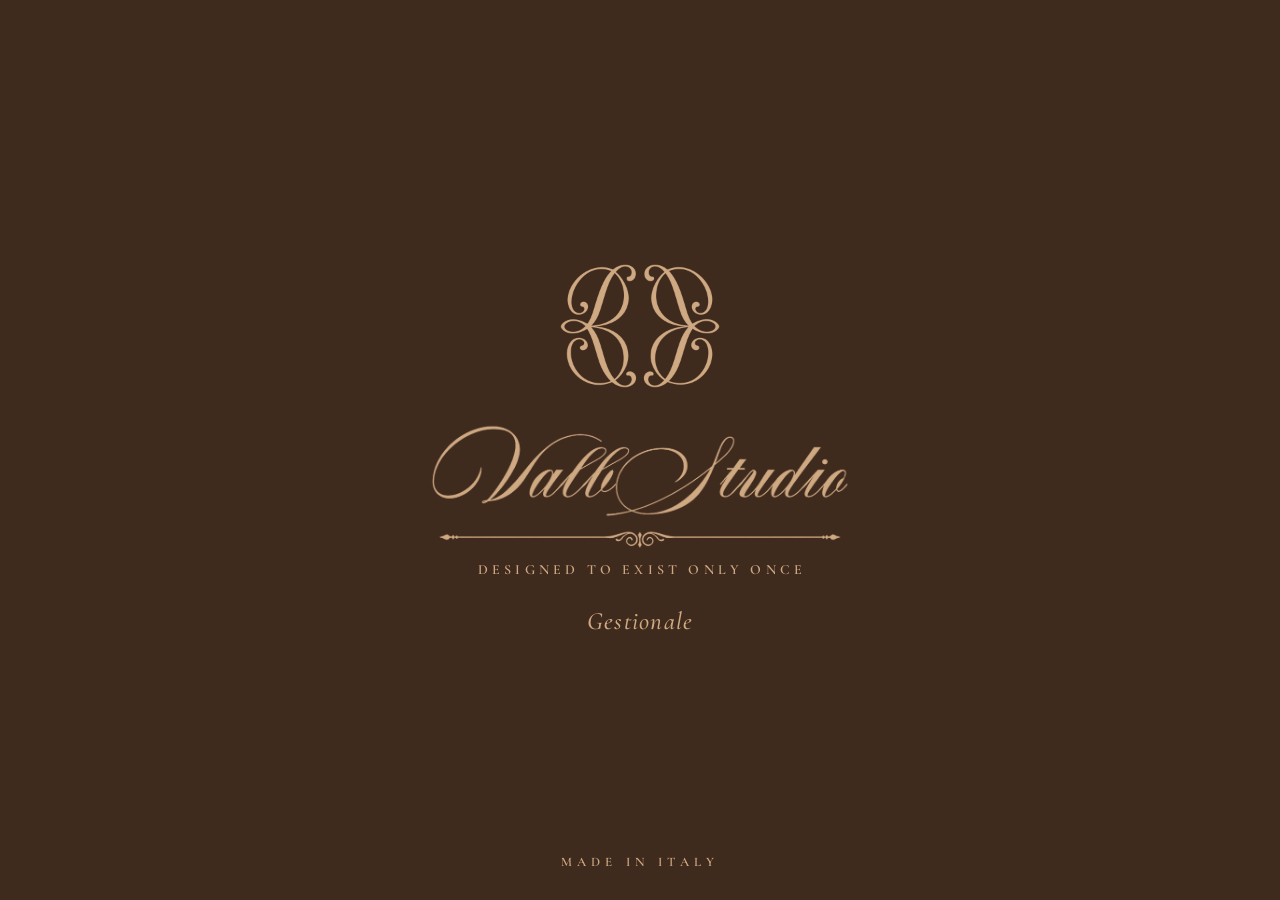
<file: index.html>
<!doctype html>
<html lang="it">
<head>
<meta charset="utf-8">
<meta name="viewport" content="width=device-width,initial-scale=1,viewport-fit=cover">
<title>Valb Studio</title>
<meta name="description" content="Gestionale di Valb Studio: magazzino, catalogo, ordini e dashboard.">
<meta name="theme-color" content="#f7f1ea">
<meta name="apple-mobile-web-app-capable" content="yes">
<meta name="mobile-web-app-capable" content="yes">
<meta name="apple-mobile-web-app-status-bar-style" content="default">
<meta name="apple-mobile-web-app-title" content="Valb Studio">
<link rel="manifest" href="manifest.webmanifest">
<link rel="icon" type="image/png" sizes="192x192" href="icons/icon-192.png">
<link rel="apple-touch-icon" href="icons/apple-touch-icon.png">
<link rel="preconnect" href="https://fonts.googleapis.com">
<link rel="preconnect" href="https://fonts.gstatic.com" crossorigin>
<link rel="stylesheet" href="https://fonts.googleapis.com/css2?family=Cormorant+Garamond:ital,wght@0,500;0,600;1,500&display=swap">
<link rel="stylesheet" href="styles.css">
</head>
<body>
<div class="app" id="app">
    <div class="shell">
      <header class="topbar">
        <div class="brandmark" role="img" aria-label="Valb Studio"><span class="lm lm-mono"></span><span class="lm lm-word"></span></div>
        <div class="top-actions"><button class="iconbtn" id="set-btn" aria-label="Impostazioni" aria-current="false"></button><button class="iconbtn" id="notes-btn" aria-label="Note" aria-current="false"></button><button class="add" id="add" aria-label="Aggiungi">+</button></div>
      </header>
      <main class="main" id="main"></main>
      <nav class="tabbar" id="tabbar" aria-label="Sezioni"><svg class="barbg" id="barbg" aria-hidden="true"><defs><mask id="barmask" maskUnits="userSpaceOnUse" x="-20" y="-80" width="4000" height="400"></mask></defs><rect class="bar" id="barrect" x="0" y="0" width="0" height="0" mask="url(#barmask)"/></svg><span class="ind-c" id="indc" aria-hidden="true"><span class="ind-ic" id="indic"></span></span><div class="tabs" id="tabs"></div></nav>
    </div>
    <section class="sheet" id="sheet" aria-label="Dettaglio"></section>
    <div class="toast" id="toast" role="status" hidden></div>
    <div class="pop" id="pop" hidden></div>
    <div class="gate" id="gate" hidden></div>
    <div class="splash" id="splash" aria-hidden="true">
      <div class="splash-inner">
        <span class="lm lm-mono"></span>
        <div class="lockup"><span class="lm lm-word"></span><span class="lm lm-fregio"></span><span class="tagline">Designed to exist only once</span></div>
        <span class="gest">Gestionale</span>
      </div>
      <span class="made">Made in Italy</span>
    </div>
  </div>

<script src="config.js"></script>
<script src="vendor/supabase-2.118.0.js"></script>
<script src="app.js"></script>
<script src="sync.js"></script>
</body>
</html>
</file>
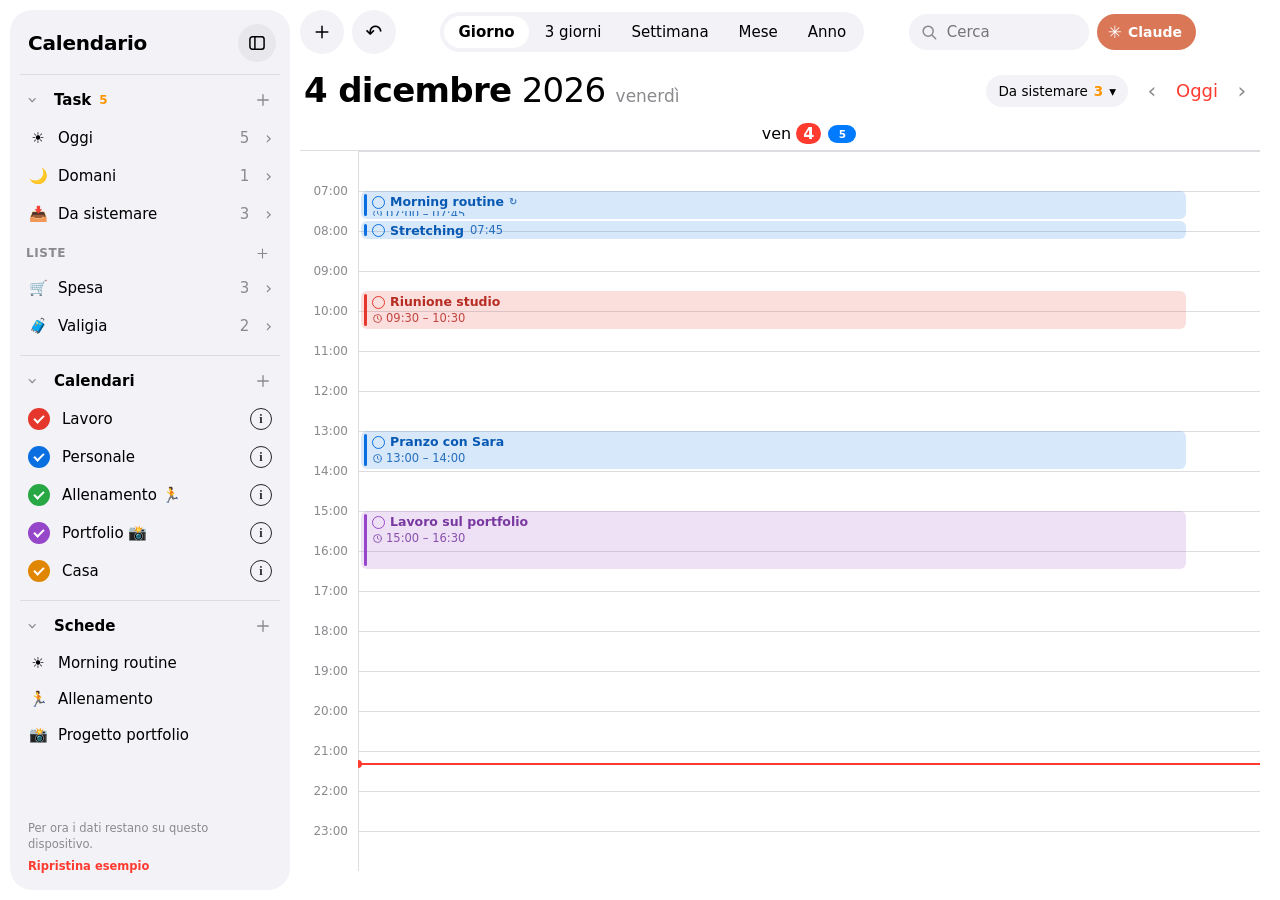
<file: calendario/index.html>
<!doctype html>
<html lang="it">
<head>
<meta charset="utf-8">
<meta name="viewport" content="width=device-width,initial-scale=1,viewport-fit=cover">
<meta name="apple-mobile-web-app-capable" content="yes">
<meta name="mobile-web-app-capable" content="yes">
<meta name="apple-mobile-web-app-status-bar-style" content="black-translucent">
<meta name="apple-mobile-web-app-title" content="Calendario">
<meta name="theme-color" content="#1c1c1e">
<style>:root{padding-top:env(safe-area-inset-top,0px);padding-bottom:env(safe-area-inset-bottom,0px);box-sizing:border-box;height:100%}body{margin:0}</style>
<title>Calendario</title>
<link rel="stylesheet" href="https://fonts.googleapis.com/css2?family=Caveat:wght@400;600&family=Courier+Prime&family=Dancing+Script:wght@500&family=Inter:wght@400;600&family=JetBrains+Mono:wght@400;600&family=Lora:ital,wght@0,400;0,600;1,400&family=Merriweather:wght@400;700&family=Montserrat:wght@400;600&family=Nunito:wght@400;700&family=Patrick+Hand&family=Playfair+Display:wght@400;700&display=swap">
<style>
/* Layout: come Calendario di Apple su iPad (iPadOS 26) — barra laterale a scheda flottante | barra in alto (+, viste a pillola, ricerca con microfono) e calendario | pannello a scheda a destra. */
:root{
  --bg:#ffffff; --panel:#e4e4e9; --card:#f2f2f7; --group:#ffffff; --chip:#e7e7ec; --seg-on:#ffffff; --line:#dcdce1; --line2:#ececf0;
  --fg:#000000; --muted:#8a8a8e; --red:#ff3b30; --blue:#007aff; --green:#34c759; --orange:#ff9500;
  --tint:.16; --evmix:#000000; --mark:rgba(255,204,0,.32); --shadow:0 10px 30px rgba(0,0,0,.14); --scrim:rgba(0,0,0,.25);
  --sys:-apple-system,BlinkMacSystemFont,"SF Pro Text","Helvetica Neue",system-ui,sans-serif;
}
@media (prefers-color-scheme: dark){:root:not([data-theme="light"]){
  --bg:#1c1c1e; --panel:#121214; --card:#2c2c2e; --group:#3a3a3c; --chip:#3a3a3c; --seg-on:#636366; --line:#3a3a3c; --line2:#2a2a2c;
  --fg:#ffffff; --muted:#8e8e93; --red:#ff453a; --blue:#0a84ff; --green:#30d158; --orange:#ff9f0a;
  --tint:.32; --evmix:#ffffff; --mark:rgba(255,214,10,.26); --shadow:0 10px 30px rgba(0,0,0,.6); --scrim:rgba(0,0,0,.55); color-scheme:dark}}
:root[data-theme="dark"]{
  --bg:#1c1c1e; --panel:#121214; --card:#2c2c2e; --group:#3a3a3c; --chip:#3a3a3c; --seg-on:#636366; --line:#3a3a3c; --line2:#2a2a2c;
  --fg:#ffffff; --muted:#8e8e93; --red:#ff453a; --blue:#0a84ff; --green:#30d158; --orange:#ff9f0a;
  --tint:.32; --evmix:#ffffff; --mark:rgba(255,214,10,.26); --shadow:0 10px 30px rgba(0,0,0,.6); --scrim:rgba(0,0,0,.55); color-scheme:dark}
[hidden]{display:none!important}
html,body{height:100%}
body{background:var(--bg);color:var(--fg);font-family:var(--sys);font-size:14px;-webkit-text-size-adjust:100%;overflow:hidden}
button{font:inherit;color:inherit;background:none;border:0;cursor:pointer;padding:0}
input,select,textarea{font:inherit;color:var(--fg)}
:focus-visible{outline:2px solid var(--blue);outline-offset:1px}
svg.i{width:20px;height:20px;fill:none;stroke:currentColor;stroke-width:1.8;stroke-linecap:round;stroke-linejoin:round;flex:none}
#app{height:100%;box-sizing:border-box;display:grid;grid-template-columns:280px minmax(0,1fr) auto;gap:10px;padding:10px max(10px,env(safe-area-inset-right,0px)) 10px max(10px,env(safe-area-inset-left,0px))}
#app.collapsed{grid-template-columns:minmax(0,1fr) auto}
#app.collapsed #side{display:none}

/* barra laterale */
#side{background:var(--card);border-radius:22px;overflow-y:auto;padding:12px 10px;display:flex;flex-direction:column;min-height:0}
.tabs{display:flex;justify-content:flex-end;gap:4px;padding:0 2px 6px}
.tabs button{width:52px;height:38px;border-radius:19px;display:grid;place-items:center;position:relative;color:var(--fg)}
.tabs button.on{background:var(--fg);color:var(--bg)}
.tabs i{position:absolute;top:2px;right:6px;font-style:normal;font-size:10px;font-weight:700;background:var(--orange);color:#fff;border-radius:8px;padding:0 4px;line-height:15px}
.sbody{display:flex;flex-direction:column;flex:1}
.sec-h{display:flex;justify-content:space-between;align-items:center;padding:16px 8px 6px;font-size:15px;color:var(--muted);cursor:pointer;user-select:none}
.sec-h .cnt{font-weight:700;color:var(--orange)}
.crow{display:flex;align-items:center;gap:12px;padding:8px 8px;border-radius:10px;font-size:15px}
.cbox{width:22px;height:22px;border-radius:50%;border:2px solid rgb(var(--c));box-sizing:border-box;flex:none;display:grid;place-items:center}
.cbox.on{background:rgb(var(--c))}
.cbox.on:after{content:"";width:4px;height:8px;border:solid #fff;border-width:0 2px 2px 0;transform:translateY(-1px) rotate(45deg)}
.cname{flex:1;min-width:0;overflow:hidden;text-overflow:ellipsis;white-space:nowrap}
.info{width:22px;height:22px;border-radius:50%;border:1.5px solid var(--fg);font-size:12px;font-weight:600;font-family:Georgia,serif;display:grid;place-items:center;opacity:.85;flex:none}
.trow{display:flex;justify-content:space-between;align-items:center;gap:10px;padding:10px 8px;font-size:15px}
.sw{appearance:none;-webkit-appearance:none;width:50px;height:30px;border-radius:15px;background:var(--chip);position:relative;flex:none;margin:0;cursor:pointer;transition:background .2s}
.sw:before{content:"";position:absolute;top:2px;left:2px;width:26px;height:26px;border-radius:50%;background:#fff;box-shadow:0 1px 3px rgba(0,0,0,.25);transition:transform .2s}
.sw:checked{background:var(--green)}
.sw:checked:before{transform:translateX(20px)}
.addrow{display:flex;align-items:center;gap:10px;padding:12px 8px;font-size:15px;text-align:left;border-radius:10px}
.ni{display:flex;align-items:center;gap:10px;width:100%;text-align:left;padding:9px 8px;border-radius:10px;font-size:15px;box-sizing:border-box}
.ni.on{background:var(--chip);font-weight:600}
.ni .em{width:20px;text-align:center;flex:none}
.ni .lbl{overflow:hidden;text-overflow:ellipsis;white-space:nowrap}
#ib-form input{width:100%;box-sizing:border-box;border:0;background:var(--group);border-radius:10px;padding:9px 11px;font-size:14px;outline:none;margin:2px 0 8px}
.side-tray{background:transparent!important;padding:0!important;gap:5px!important;min-height:60px}
.side-foot{margin-top:auto;padding:18px 8px 4px;font-size:11.5px;color:var(--muted);line-height:1.4;display:flex;flex-direction:column;gap:6px;align-items:flex-start}
.side-foot button{color:var(--red);font-size:11.5px;font-weight:600}
.over{outline:2px dashed var(--blue);outline-offset:-2px;background:rgba(10,132,255,.1)!important}

/* barra in alto */
#main{min-width:0;display:flex;flex-direction:column;overflow:hidden;position:relative;container-type:inline-size}
.topbar{display:grid;grid-template-columns:1fr auto 1fr;align-items:center;gap:8px;padding:0 0 4px;flex:none}
.tl{display:flex;gap:8px}
.round{width:44px;height:44px;border-radius:22px;background:var(--card);display:grid;place-items:center}
.seg{display:flex;background:var(--card);border-radius:22px;padding:4px;gap:2px}
.seg button{padding:7px 14px;border-radius:18px;font-size:15px;white-space:nowrap}
.seg button.on{background:var(--seg-on);font-weight:600}
.back{height:44px;padding:0 16px;border-radius:22px;background:var(--card);font-size:15px}
.vhint{font-size:13.5px;line-height:1.45;color:var(--fg);background:var(--group);border-radius:10px;padding:8px 10px;flex:1}
.searchp{justify-self:end;display:flex;align-items:center;gap:6px;background:var(--card);border-radius:18px;height:36px;padding:0 10px;width:min(180px,100%);transition:width .2s;box-sizing:border-box;color:var(--muted)}
.searchp input{flex:1;min-width:0;border:0;background:transparent;outline:none;font-size:15px}
.searchp input::-webkit-search-cancel-button{display:none}
.micb{color:var(--fg);display:grid;place-items:center;width:30px;height:30px;border-radius:15px}
.tr{justify-self:end;display:flex;align-items:center;gap:8px;min-width:0}
.topbar{grid-template-columns:auto 1fr auto}
.topbar>.seg,.topbar>.back{justify-self:center}
@container (max-width:900px){.topbar{grid-template-columns:auto 1fr}.topbar>.tr{justify-self:end}.topbar>.seg,.topbar>.back{grid-column:1/-1;grid-row:2;justify-self:center;max-width:100%;overflow-x:auto}}
.tr .searchp{justify-self:auto}
.claudeb{height:36px;padding:0 14px 0 11px;border-radius:18px;background:#d97757;color:#fff;font-size:14px;font-weight:600;display:inline-flex;align-items:center;gap:6px;white-space:nowrap;flex:none}
.claudeb .cl{font-size:17px;line-height:1}
.claudeb:hover{filter:brightness(1.08)}
.micb:hover{background:var(--chip)}
.trow2{display:flex;align-items:baseline;gap:10px;padding:14px 4px 10px;flex:none;flex-wrap:wrap}
.trow2 h1{margin:0;font-size:34px;font-weight:400;letter-spacing:-.02em;line-height:1.1}
.trow2 h1 b{font-weight:800}
.trow2 .sub{color:var(--muted);font-size:15px}
.trow2 .sp{flex:1}
.navs{color:var(--muted);font-size:22px;width:28px}
.oggi{color:var(--red);font-size:18px}
.sp{flex:1}

/* tendina ricerca */
.dd{position:absolute;right:0;z-index:20;width:min(380px,100%);max-height:65%;overflow-y:auto;background:var(--card);border-radius:16px;box-shadow:var(--shadow);padding:8px;display:flex;flex-direction:column;gap:2px}
.dd-h{display:flex;justify-content:space-between;align-items:center;font-size:12px;color:var(--muted);padding:2px 6px 4px}
.ddh{font-size:11px;font-weight:700;text-transform:uppercase;letter-spacing:.05em;color:var(--muted);margin:6px 6px 2px}
.found{display:flex;gap:8px;align-items:baseline;text-align:left;padding:7px 8px;border-radius:9px;font-size:14px}
.found:hover{background:var(--chip)}
.found .dot{width:8px;height:8px;border-radius:50%;background:rgb(var(--c));flex:none;align-self:center}
.found small{color:var(--muted);margin-left:auto;white-space:nowrap}
.note{font-size:12px;color:var(--muted);line-height:1.45}

/* elementi trascinabili senza orario */
.tray{border-radius:8px;display:flex;flex-direction:column;gap:3px}
.chip{display:flex;align-items:center;gap:7px;background:var(--chip);border-radius:8px;padding:5px 8px;font-size:13px;box-sizing:border-box;touch-action:pan-x pan-y;user-select:none;-webkit-user-select:none;-webkit-touch-callout:none;cursor:grab;min-width:0}
.chip .tt{overflow:hidden;text-overflow:ellipsis;white-space:nowrap;flex:1;font-weight:500}
.chip .sub{font-size:11px;color:var(--muted);white-space:nowrap}
.chip.done .tt{opacity:.45}
.ck{width:15px;height:15px;border-radius:50%;border:1.8px solid rgb(var(--c));flex:none;display:inline-grid;place-items:center;box-sizing:border-box;cursor:pointer}
.ck.on{background:rgb(var(--c))}
.ck.on:after{content:"";width:3px;height:6px;border:solid #fff;border-width:0 1.5px 1.5px 0;transform:translateY(-1px) rotate(45deg)}
.lk{display:inline-flex;align-items:center;gap:3px;font-size:11px;color:var(--muted);white-space:nowrap;overflow:hidden;text-overflow:ellipsis;max-width:100%;cursor:pointer}

/* griglia oraria */
.head,.allday,.body{display:grid;grid-template-columns:58px repeat(var(--n),minmax(0,1fr))}
.head{flex:none;padding-bottom:6px}
.dh{text-align:center;font-size:17px;overflow:hidden;color:var(--fg);display:flex;justify-content:center;align-items:center;gap:5px;min-width:0;white-space:nowrap}
.dh.we{color:var(--muted)}
.dh b{font-weight:400}
.dh.today b{background:var(--red);color:#fff;font-weight:600;border-radius:15px;padding:1px 7px}
.allday{flex:none;border-top:1px solid var(--line);border-bottom:1px solid var(--line)}
.adl{font-size:12px;color:var(--muted);text-align:right;padding:7px 8px 0 0;line-height:1.15}
.allday .tray{padding:4px 3px;min-height:30px;max-height:112px;overflow-y:auto;border-left:1px solid var(--line);border-radius:0}
.sc{flex:1;overflow-y:auto;position:relative;-webkit-overflow-scrolling:touch;touch-action:pan-y}
.gut{position:relative}
.gut span{position:absolute;right:10px;font-size:12px;color:var(--muted);transform:translateY(-50%);font-variant-numeric:tabular-nums}
.col{position:relative;border-left:1px solid var(--line);background-image:repeating-linear-gradient(to bottom,var(--line) 0 1px,transparent 1px 40px);cursor:copy}
.ev{position:absolute;box-sizing:border-box;border-radius:6px;padding:3px 5px 3px 11px;background:rgb(var(--c)/var(--tint));font-size:12.5px;line-height:1.25;overflow:hidden;touch-action:pan-x pan-y;user-select:none;-webkit-user-select:none;-webkit-touch-callout:none;cursor:grab;display:flex;flex-direction:column;gap:1px;color:color-mix(in srgb,rgb(var(--c)) 80%,var(--evmix))}
.ev:before{content:"";position:absolute;left:3px;top:3px;bottom:3px;width:3px;border-radius:2px;background:rgb(var(--c))}
.ev .t{font-weight:600;display:flex;gap:5px;align-items:center;min-width:0}
.ev .tt{overflow:hidden;text-overflow:ellipsis;white-space:nowrap}
.ev .tm{font-size:11.5px;opacity:.85;font-variant-numeric:tabular-nums;white-space:nowrap;overflow:hidden;text-overflow:ellipsis;display:flex;align-items:center;gap:3px}
.ev .tm svg.i{width:11px;height:11px;stroke-width:2}
.ev .lk{color:inherit;opacity:.8}
.ev .ck{width:13px;height:13px}
.ev.short{flex-direction:row;align-items:center;gap:6px;padding-top:0;padding-bottom:0}
.ev.done{opacity:.5}
.ev.new{outline:2px solid rgb(var(--c))}
.now{position:absolute;left:0;right:0;border-top:2px solid var(--red);z-index:2;pointer-events:none}
.now:before{content:"";position:absolute;left:-5px;top:-5px;width:8px;height:8px;border-radius:50%;background:var(--red)}
.prev{position:absolute;left:2px;right:2px;border:2px dashed var(--blue);border-radius:6px;background:rgba(10,132,255,.1);pointer-events:none;font-size:11.5px;color:var(--blue);padding:2px 6px;font-weight:700;box-sizing:border-box;z-index:3}
.ghost-drag{position:fixed!important;z-index:100;pointer-events:none;box-shadow:var(--shadow);transform:rotate(-1.5deg);opacity:.97;margin:0!important;right:auto!important;bottom:auto!important;background-color:var(--group)}
.ghost-drag.ev{background-image:linear-gradient(rgb(var(--c)/var(--tint)),rgb(var(--c)/var(--tint)))}
.dragging{opacity:.3}
body.is-dragging,body.is-dragging *{cursor:grabbing!important;user-select:none;-webkit-user-select:none}

/* mese */
.mwrap{flex:1;display:flex;flex-direction:column;min-height:0;touch-action:pan-y}
.mhead{display:grid;grid-template-columns:repeat(7,minmax(0,1fr));flex:none}
.mhead span{font-size:14px;color:var(--muted);text-align:right;padding:4px 8px}
.mgrid{flex:1;display:grid;grid-template-columns:repeat(7,minmax(0,1fr));min-height:0;border-top:1px solid var(--line)}
.mcell{border-right:1px solid var(--line);border-bottom:1px solid var(--line);padding:3px 4px;min-width:0;min-height:0;overflow:hidden;display:flex;flex-direction:column;gap:2px;cursor:copy}
.mcell.oth .mnum{color:var(--muted)}
.mnum{align-self:flex-end;font-size:15px;min-width:26px;height:26px;border-radius:13px;padding:0 6px;box-sizing:border-box}
.mcell.today .mnum{background:var(--red);color:#fff;font-weight:600}
.mev{display:flex;gap:5px;align-items:center;font-size:12px;line-height:1.35;padding:0 4px;border-radius:4px;white-space:nowrap;overflow:hidden;touch-action:pan-x pan-y;user-select:none;-webkit-user-select:none;-webkit-touch-callout:none;cursor:grab;flex:none}
.mev .mt{color:var(--muted);font-size:11px;font-variant-numeric:tabular-nums;flex:none}
.mev .dot{width:7px;height:7px;border-radius:50%;background:rgb(var(--c));flex:none}
.mev .tt{overflow:hidden;text-overflow:ellipsis}
.mev.done{opacity:.45}
.more{font-size:11px;color:var(--muted);text-align:left;padding:0 4px}

/* anno */
.year{flex:1;overflow-y:auto;padding:4px 4px 24px;display:grid;grid-template-columns:repeat(auto-fill,minmax(200px,1fr));gap:22px 26px;align-content:start;touch-action:pan-y}
.ym-t{font-size:17px;font-weight:700;color:var(--red);text-align:left;margin-bottom:6px}
.ym-g{display:grid;grid-template-columns:repeat(7,1fr);text-align:center}
.ym-g .w{font-size:10px;color:var(--muted)}
.ym-g button{font-size:12px;height:24px;border-radius:12px;position:relative;font-variant-numeric:tabular-nums}
.ym-g button.today{background:var(--red);color:#fff;font-weight:700}
.ym-g button.dot:after{content:"";position:absolute;left:50%;bottom:1px;width:3px;height:3px;margin-left:-1.5px;border-radius:50%;background:var(--muted)}
.slide-l{animation:sl .22s ease}.slide-r{animation:sr .22s ease}
@keyframes sl{from{transform:translateX(40px);opacity:.3}to{transform:none;opacity:1}}
@keyframes sr{from{transform:translateX(-40px);opacity:.3}to{transform:none;opacity:1}}

/* schede */
.pgrid{padding:4px 2px 24px;overflow-y:auto;display:grid;grid-template-columns:repeat(auto-fill,minmax(190px,1fr));gap:10px;align-content:start}
.pcard{display:flex;flex-direction:column;gap:4px;text-align:left;border-radius:16px;padding:12px;min-height:100px;background:var(--card)}
.pcard .em{font-size:20px;line-height:1}
.pcard b{font-size:14px}
.pcard .ex{font-size:12px;color:var(--muted);line-height:1.4;overflow:hidden;display:-webkit-box;-webkit-line-clamp:2;-webkit-box-orient:vertical}
.pcard .cnt{margin-top:auto;font-size:11.5px;color:var(--blue)}
.pcard.add{align-items:center;justify-content:center;color:var(--muted)}

.page{overflow-y:auto;flex:1;padding:0 24px 40px;max-width:760px;width:100%;box-sizing:border-box;margin:0 auto;--pf:var(--sys)}
.page.in-panel{padding:0 14px 30px;max-width:none}
.pg-tools{display:flex;gap:4px;flex-wrap:wrap;align-items:center;position:sticky;top:0;background:var(--bg);padding:8px 0;z-index:2}
.in-panel .pg-tools{background:var(--card)}
.pg-tools button,.pg-tools select{font-size:12.5px;padding:4px 10px;border-radius:14px;background:var(--chip);border:0;height:28px}
.pg-tools .accent{background:var(--blue);color:#fff}
.emoji{font-size:34px;line-height:1;margin-top:12px;border-radius:8px;padding:2px}
.emoji-pop{display:grid;grid-template-columns:repeat(8,1fr);gap:2px;background:var(--card);border-radius:14px;padding:6px;box-shadow:var(--shadow);max-width:300px;margin-top:4px}
.emoji-pop button{font-size:20px;padding:4px;border-radius:8px}
.pg-title{display:block;width:100%;border:0;background:transparent;font-family:var(--pf);font-size:28px;font-weight:700;letter-spacing:-.01em;outline:none;margin:6px 0 4px;padding:0}
.pg-cal{display:flex;flex-direction:column;gap:3px;background:var(--card);border-radius:12px;padding:9px 12px;margin:8px 0 12px;position:relative}
.pg-cal:before{content:"";position:absolute;left:0;top:10px;bottom:10px;width:3px;border-radius:2px;background:rgb(var(--c))}
.pg-cal .hd{display:flex;justify-content:space-between;align-items:center;font-size:13px}
.pg-cal .hd button{color:var(--blue);font-size:13px}
.pg-cal .it{display:flex;gap:10px;font-size:13px;text-align:left;padding:1px 0}
.pg-cal .it small{color:var(--muted);min-width:118px;font-variant-numeric:tabular-nums}
.pg-body{outline:none;line-height:1.6;font-size:15.5px;min-height:160px;font-family:var(--pf);-webkit-user-select:text;user-select:text}
.pg-body h3{font-size:17px;margin:16px 0 2px}
.pg-body p{margin:4px 0}
.pg-body ul{margin:2px 0;padding-left:22px}
mark.lnk{background:var(--mark);color:inherit;border-radius:3px;padding:0 1px;border-bottom:1.5px solid var(--orange);cursor:pointer}
mark.flash{animation:flash 1.4s ease}
@keyframes flash{0%,40%{box-shadow:0 0 0 3px rgba(255,149,0,.45)}100%{box-shadow:0 0 0 0 transparent}}
.backl{margin-top:24px;border-top:1px solid var(--line);padding-top:10px;display:flex;flex-direction:column;gap:2px;align-items:flex-start}
.backl h4{margin:0 0 4px;font-size:11px;text-transform:uppercase;letter-spacing:.06em;color:var(--muted)}
.bl{display:flex;gap:7px;align-items:center;text-align:left;font-size:13.5px;padding:3px 4px;border-radius:6px;max-width:100%}
.bl .dot{width:8px;height:8px;border-radius:50%;background:rgb(var(--c));flex:none}
.bl small{color:var(--muted)}
.danger{color:var(--red);font-size:12.5px;margin-top:20px}

/* pannello a destra */
#panel{position:fixed;top:10px;right:10px;bottom:10px;width:min(350px,calc(100% - 20px));background:var(--panel);border:1px solid var(--line);border-radius:22px;overflow-y:auto;display:flex;flex-direction:column;min-height:0;box-shadow:0 18px 50px rgba(0,0,0,.45);z-index:60;animation:pin .18s ease}
@keyframes pin{from{transform:translateX(24px);opacity:.4}to{transform:none;opacity:1}}
.panel-h{display:flex;justify-content:space-between;align-items:center;padding:14px 16px 10px;position:sticky;top:0;background:var(--panel);z-index:3;gap:8px;font-size:15px}
.panel-h button{color:var(--blue);font-size:15px}
.panel-h .del{color:var(--red)}
.form{padding:4px 14px 16px;display:flex;flex-direction:column;gap:12px}
.f-title{font-size:19px;font-weight:600;border:0;background:var(--group);border-radius:12px;outline:none;width:100%;padding:10px 12px;box-sizing:border-box}
.fg{background:var(--group);border-radius:12px;overflow:hidden}
.fr{display:flex;justify-content:space-between;align-items:center;padding:8px 12px;border-top:1px solid var(--line);gap:8px;min-height:28px;font-size:14px}
.fr:first-child{border-top:0}
.fr input[type=date],.fr input[type=time],.fr select{background:var(--chip);border:0;border-radius:8px;padding:5px 8px;font-size:14px;max-width:180px}
.fr .mini-b{font-size:13px;color:var(--blue)}
.fr .sw{width:46px;height:28px}
.fr .sw:before{width:24px;height:24px}
.fr .sw:checked:before{transform:translateX(18px)}
.colors{display:flex;gap:8px;flex-wrap:wrap}
.colors button{width:20px;height:20px;border-radius:50%;background:rgb(var(--c))}
.colors button.on{box-shadow:0 0 0 2px var(--group),0 0 0 4px var(--fg)}
#f-q{width:100%;border:0;background:var(--chip);border-radius:9px;padding:7px 10px;outline:none;font-size:14px}
#f-res{display:flex;flex-direction:column;padding:0 6px 6px}
.res{display:flex;flex-direction:column;text-align:left;padding:6px 8px;border-radius:8px;font-size:14px}
.res:hover{background:var(--chip)}
.res small{font-size:12px;color:var(--muted)}
.lkbig{text-align:left;font-size:14px;color:var(--blue)}
textarea{width:100%;box-sizing:border-box;border:0;background:transparent;resize:vertical;min-height:70px;outline:none;font-size:14px}

/* dettatura */
#voice{position:fixed;inset:0;background:var(--scrim);z-index:150;display:flex;align-items:flex-start;justify-content:center;padding:calc(70px + env(safe-area-inset-top,0px)) 16px 16px}
.vbox{width:min(540px,100%);background:var(--card);border-radius:22px;box-shadow:var(--shadow);padding:16px;display:flex;flex-direction:column;gap:10px;max-height:80vh;overflow-y:auto}
.vbox h3{margin:0;font-size:17px;display:flex;justify-content:space-between;align-items:center}
.vbox h3 button{color:var(--blue);font-size:15px;font-weight:400}
#v-text{border:0;border-radius:12px;padding:11px 12px;min-height:96px;font-size:15px;background:var(--group)}
.vrow{display:flex;gap:8px;align-items:center;flex-wrap:wrap}
.vbtn{height:36px;padding:0 16px;border-radius:18px;background:var(--chip);font-size:15px;font-weight:600}
.vbtn.pri{background:var(--blue);color:#fff}
.vmic.live{background:var(--red);color:#fff}
.vex{font-size:12.5px;color:var(--muted);line-height:1.5}
#v-out{display:flex;flex-direction:column;gap:5px;font-size:14px}
#v-out .it{padding:8px 10px;border-radius:10px;background:var(--group)}

#toast{position:fixed;left:50%;bottom:calc(20px + env(safe-area-inset-bottom,0px));transform:translateX(-50%);background:var(--fg);color:var(--bg);padding:9px 16px;border-radius:18px;font-size:13.5px;font-weight:500;z-index:200;box-shadow:var(--shadow);max-width:calc(100% - 32px)}

@media (max-width:1100px){
  #panel{position:fixed;top:10px;right:10px;bottom:10px;width:min(350px,calc(100% - 20px));box-shadow:var(--shadow);z-index:50}
}
@media (max-width:900px){
  #app{grid-template-columns:250px minmax(0,1fr) auto}
  .seg button{padding:6px 10px;font-size:14px}
  .searchp{width:min(200px,100%)}
}
@media (max-width:700px){
  #app,#app.collapsed{grid-template-columns:minmax(0,1fr) auto}
  #side{position:fixed;top:10px;left:10px;bottom:10px;width:min(280px,calc(100% - 20px));z-index:60;box-shadow:var(--shadow)}
  .topbar{grid-template-columns:auto 1fr;}
  .topbar .seg{grid-column:1/-1;grid-row:2;justify-self:center;overflow-x:auto;max-width:100%}
  .trow2 h1{font-size:26px}
}
/* mese continuo, stile iPad */
.mwrap{flex:1;display:flex;flex-direction:column;min-height:0}
.mhead{display:grid;grid-template-columns:repeat(7,minmax(0,1fr));flex:none;border-bottom:1px solid var(--line)}
.mhead span{font-size:14px;color:var(--muted);text-align:right;padding:4px 8px}
.mscroll{flex:1;overflow-y:auto;position:relative;-webkit-overflow-scrolling:touch;--wh:116px}
.mweek{display:grid;grid-template-columns:repeat(7,minmax(0,1fr));height:var(--wh)}
.mcell{border-right:1px solid var(--line);border-bottom:1px solid var(--line);padding:3px 4px;min-width:0;min-height:0;overflow:hidden;display:flex;flex-direction:column;gap:2px;cursor:copy}
.mcell.we{background:color-mix(in srgb,var(--card) 35%,transparent)}
.mnum{align-self:flex-end;font-size:15px;min-width:26px;height:26px;border-radius:13px;padding:0 6px;box-sizing:border-box;white-space:nowrap}
.mnum b{font-weight:700}
.mcell.today .mnum{background:var(--red);color:#fff;font-weight:600}
.mev{display:flex;gap:6px;align-items:center;font-size:12.5px;line-height:1.4;padding:0 5px;border-radius:5px;white-space:nowrap;overflow:hidden;touch-action:pan-x pan-y;user-select:none;-webkit-user-select:none;-webkit-touch-callout:none;cursor:grab;flex:none}
.mev .dot{width:7px;height:7px;border-radius:50%;background:rgb(var(--c));flex:none}
.mev .tt{overflow:hidden;text-overflow:ellipsis}
.mev.all{background:rgb(var(--c)/var(--tint));color:color-mix(in srgb,rgb(var(--c)) 80%,var(--evmix));font-weight:600}
.mev.done{opacity:.45}
.more{font-size:11.5px;color:var(--muted);text-align:left;padding:0 5px}

/* finestra al passaggio del mouse o della Pencil */
#tip{position:fixed;z-index:120;width:270px;background:var(--card);border-radius:14px;box-shadow:var(--shadow);padding:12px 14px;display:flex;flex-direction:column;gap:5px;pointer-events:none;font-size:13px;border:1px solid var(--line)}
.tp-t{font-size:15px;font-weight:700;padding-left:10px;position:relative;line-height:1.3}
.tp-t:before{content:"";position:absolute;left:0;top:2px;bottom:2px;width:3px;border-radius:2px;background:rgb(var(--c))}
.tp-r{display:flex;gap:7px;align-items:center;color:var(--fg)}
.tp-r .k{color:var(--muted);min-width:66px}
.tp-r .dot{width:8px;height:8px;border-radius:50%;background:rgb(var(--c));flex:none}
.tp-n{color:var(--muted);border-top:1px solid var(--line);padding-top:6px;white-space:pre-wrap}

/* nuovo calendario: colori come su iPad */
.fg-h{font-size:13px;color:var(--muted);padding:0 4px;margin-bottom:-6px}
.clrs{display:flex;flex-direction:column}
.clr{display:flex;align-items:center;gap:10px;padding:9px 12px;border-top:1px solid var(--line);font-size:14px;text-align:left;position:relative;cursor:pointer}
.clr:first-child{border-top:0}
.clr .dot{width:14px;height:14px;border-radius:50%;background:rgb(var(--c));flex:none}
.clr .chk{margin-left:auto;color:var(--blue);font-weight:700}
.clr input[type=color]{margin-left:auto;width:34px;height:26px;border:0;padding:0;background:none;cursor:pointer}

/* schede in stile Pages */
.pg-tools{gap:6px}
.pg-tools select{padding:4px 8px}
.tgrp{display:inline-flex;background:var(--chip);border-radius:14px;overflow:visible;position:relative}
.tgrp button{background:transparent!important;min-width:30px;padding:4px 8px!important;font-size:13px!important}
.tgrp button+button{border-left:1px solid var(--line)}
.tpop{position:absolute;top:34px;right:0;z-index:5;background:var(--card);border-radius:14px;box-shadow:var(--shadow);padding:8px;display:flex;gap:6px;border:1px solid var(--line)}
.tgrp .hl{width:26px;height:26px;border-radius:50%;background:rgb(var(--c)/.6)!important;padding:0!important;min-width:0!important;border:0!important}
.tgrp .hl.none{background:var(--chip)!important;font-size:11px!important}
.pg-head{display:flex;align-items:flex-end;justify-content:space-between;gap:10px;flex-wrap:wrap}
.pcol{display:flex;gap:6px;align-items:center;padding-bottom:4px}
.pcol span{font-size:12px;color:var(--muted);margin-right:2px}
.pcol button{width:16px;height:16px;border-radius:50%;background:rgb(var(--c))}
.pcol button.on{box-shadow:0 0 0 2px var(--bg),0 0 0 3.5px var(--fg)}
.pg-body h2{font-size:21px;margin:18px 0 4px}
.pg-body h3{font-size:17px;margin:14px 0 2px;color:var(--muted)}
.pg-body blockquote{margin:8px 0;padding:2px 12px;border-left:3px solid rgb(var(--pc));color:var(--muted)}
.pg-body ol{margin:2px 0;padding-left:24px}
.pg-body ul.dash{list-style:none;padding-left:20px}
.pg-body ul.dash>li{position:relative}
.pg-body ul.dash>li:before{content:"–";position:absolute;left:-16px;color:var(--muted)}
.pg-body ul.check{list-style:none;padding-left:2px}
.pg-body ul.check>li{position:relative;padding-left:28px;margin:3px 0}
.pg-body ul.check>li:before{content:"";position:absolute;left:0;top:.25em;width:17px;height:17px;border-radius:50%;border:1.6px solid var(--muted);box-sizing:border-box;cursor:pointer}
.pg-body ul.check>li.done{color:var(--muted);text-decoration:line-through}
.pg-body ul.check>li.done:before{background:rgb(var(--pc));border-color:rgb(var(--pc))}
.pg-body img{max-width:100%;height:auto;border-radius:12px;display:block;margin:8px 0}
.pg-body img.drawing{background:#fff;border:1px solid var(--line);cursor:pointer}
mark.lnk{background:rgb(var(--pc)/.35);border-bottom:2px solid rgb(var(--pc))}
details.backl{margin-top:26px;border-top:1px solid var(--line);padding-top:10px;display:block}
details.backl summary{cursor:pointer;font-size:14px;font-weight:600;list-style:none;display:flex;align-items:center;gap:8px;padding:4px 0}
details.backl summary::-webkit-details-marker{display:none}
details.backl summary:before{content:"›";display:inline-block;transition:transform .15s;color:var(--muted);font-size:18px;line-height:1}
details.backl[open] summary:before{transform:rotate(90deg)}
details.backl summary span{color:var(--muted);font-weight:400}
.bl-h{display:flex;justify-content:space-between;align-items:center;font-size:12.5px;color:var(--muted);margin:8px 4px 2px}
.bl-h button{color:var(--blue);font-size:12.5px}

/* disegno con la Pencil */
#draw{position:fixed;inset:0;background:var(--scrim);z-index:160;display:flex;align-items:center;justify-content:center;padding:16px}
.dbox{width:min(1000px,100%);background:var(--card);border-radius:22px;box-shadow:var(--shadow);padding:12px;display:flex;flex-direction:column;gap:10px}
.dtools{display:flex;align-items:center;gap:8px;flex-wrap:wrap}
.dtools button{height:32px;padding:0 12px;border-radius:16px;background:var(--chip);font-size:14px}
.dtools .pri{background:var(--blue);color:#fff;font-weight:600}
.dtools .on{box-shadow:0 0 0 2px var(--blue)}
.dtools .ink{width:28px;height:28px;padding:0;border-radius:50%;border:2px solid var(--card)}
.dtools .dsz{width:32px;padding:0;display:grid;place-items:center}
.dtools .dsz i{display:block;border-radius:50%;background:var(--fg)}
.dsep{width:1px;height:22px;background:var(--line)}
#dcv{width:100%;height:auto;aspect-ratio:1000/650;background:#fff;border-radius:14px;touch-action:none;cursor:crosshair;display:block}


/* barra laterale chiusa: icone nella barra in alto */
.tabpill{display:flex;align-items:center;gap:2px;background:var(--card);border-radius:22px;height:44px;padding:0 4px}
.tabpill button{width:48px;height:36px;border-radius:18px;display:grid;place-items:center;position:relative}
.tabpill button:hover{background:var(--chip)}
.tabpill i{position:absolute;top:1px;right:5px;font-style:normal;font-size:10px;font-weight:700;background:var(--orange);color:#fff;border-radius:8px;padding:0 4px;line-height:15px}
.trow2 h1.red b{color:var(--red)}
/* mese a blocchi, come su iPad */
.mhead span.we{color:var(--muted)}
.mcell.we{background:color-mix(in srgb,var(--card) 70%,var(--bg))}
.mcell.void{cursor:default}
.mnum{font-weight:400}
.mev .bar{width:3px;height:12px;border-radius:2px;background:rgb(var(--c));flex:none}
.mev.all{background:var(--chip);color:var(--fg);font-weight:500}
.mev.all .ck{width:12px;height:12px;border-width:1.5px}
/* anno continuo */
.year{display:block;padding:0 4px 40px;position:relative}
.yblock{padding-bottom:10px}
.yh{font-size:56px;font-weight:700;letter-spacing:-.02em;margin:24px 0 18px;padding-bottom:8px;border-bottom:1px solid var(--line)}
.ygrid{display:grid;grid-template-columns:repeat(auto-fill,minmax(210px,1fr));gap:30px 40px}
.ym-t{font-size:20px;font-weight:700;color:var(--fg);margin-bottom:12px}
.ym-t.cur{color:var(--red)}
.ym-g{row-gap:4px}
.ym-g .w{font-size:11px;padding-bottom:6px}
.ym-g button{font-size:14px;height:28px;width:28px;justify-self:center;border-radius:14px}

/* barra laterale con sezioni a tendina */
.brand{display:flex;justify-content:space-between;align-items:center;padding:2px 4px 8px 8px}
.brand-t{font-size:20px;font-weight:800;letter-spacing:-.01em}
.round.sm{width:38px;height:38px;border-radius:19px;background:var(--chip)}
.mini{padding:4px 4px 6px}
.mini-h{display:flex;align-items:center;justify-content:space-between;font-size:13px;font-weight:600;padding:0 4px 6px}
.mini-h span{display:flex;gap:2px}
.mini-h button{width:24px;height:24px;border-radius:6px;color:var(--muted)}
.mini-g{display:grid;grid-template-columns:repeat(7,1fr);text-align:center;row-gap:2px}
.mini-g .w{font-size:10px;color:var(--muted);padding-bottom:2px}
.mini-g button{font-size:12px;height:26px;border-radius:13px;position:relative;font-variant-numeric:tabular-nums}
.mini-g button.oth{color:var(--muted);opacity:.55}
.mini-g button.in{background:var(--chip)}
.mini-g button.today{background:var(--red);color:#fff;font-weight:700}
.mini-g button.dot:after{content:"";position:absolute;left:50%;bottom:2px;width:3px;height:3px;margin-left:-1.5px;border-radius:50%;background:var(--muted)}
.sec{border-top:1px solid var(--line);margin-top:4px;padding-top:2px}
.sec .sec-h{display:flex;align-items:center;justify-content:space-between;padding:8px 4px 4px 6px;cursor:default}
.sec-t{display:flex;align-items:center;gap:8px;font-size:15px;font-weight:600;color:var(--fg)}
.sec-t .cnt{font-size:12px;font-weight:700;color:var(--orange)}
.chev{display:inline-block;color:var(--muted);font-size:18px;line-height:1;transition:transform .15s;width:10px}
.chev.open{transform:rotate(90deg)}
.sec-add{width:30px;height:30px;border-radius:15px;display:grid;place-items:center;color:var(--muted)}
.sec-add:hover{background:var(--chip);color:var(--fg)}
.sec-add svg.i{width:18px;height:18px}
.sec-b{padding:0 0 6px}
.side-tray{padding:2px 4px!important}

/* titolo e tendine */
.trow2 h1 .wd{font-size:17px;color:var(--muted);font-weight:400;letter-spacing:0}
.ddb{height:32px;padding:0 12px;border-radius:16px;background:var(--card);font-size:13.5px;display:inline-flex;align-items:center;gap:6px;align-self:center}
.ddb span{font-weight:700;color:var(--muted)}
.ddb span.or{color:var(--orange)}
.ddb.on{background:var(--fg);color:var(--bg)}
.ddb.on span{color:inherit}
.trow2{align-items:center}
.trow2 h1{align-self:baseline}

/* griglia che scorre in modo continuo */
.gsc{overflow:auto;scroll-snap-type:x mandatory;scroll-padding-left:58px;overscroll-behavior-x:contain;touch-action:auto}
.gwrap{width:calc(58px + var(--nd) * var(--cw,120px));position:relative}
.gtop,.gbody{display:grid;grid-template-columns:58px repeat(var(--nd),var(--cw,120px))}
.gtop{position:sticky;top:0;z-index:6;background:var(--bg);border-bottom:1px solid var(--line);padding:4px 0 6px}
.corner{position:sticky;left:0;z-index:7;background:var(--bg)}
.gbody .gut{position:sticky;left:0;z-index:5;background:var(--bg)}
.gtop .dh{scroll-snap-align:start;font-size:16px;gap:5px;position:relative}
.gtop .dh .unc{font-size:10.5px;font-weight:700;color:#fff;background:var(--blue);border-radius:9px;min-width:18px;height:18px;padding:0 5px;margin-left:2px}
.lift{transform:scale(1.04);box-shadow:var(--shadow);z-index:8}

/* paragrafi delle schede */
.para{position:relative;border-radius:12px;margin:2px -6px;padding:2px 6px}
.para.box{background:rgb(var(--bc,var(--pc))/.14);border:1px solid rgb(var(--bc,var(--pc))/.4);padding:10px 14px;margin:10px -6px}
.para.linked{box-shadow:inset 3px 0 0 rgb(var(--pc));padding-left:14px}
.para.flash{animation:flash 1.4s ease}
.pbadge{float:right;display:flex;flex-wrap:wrap;gap:4px;justify-content:flex-end;margin:4px 0 4px 10px;max-width:55%;user-select:none;-webkit-user-select:none}
.pbadge button{font-size:11.5px;background:var(--chip);border-radius:10px;padding:3px 9px;display:inline-flex;gap:5px;align-items:center;font-family:var(--sys);color:var(--fg)}
.pbadge .dot{width:7px;height:7px;border-radius:50%;background:rgb(var(--c))}
.pg-body>.para:first-child h2:first-child,.pg-body>.para:first-child h3:first-child{margin-top:4px}

/* collega a una scheda, compatto */
.linkrow{width:100%;text-align:left;cursor:pointer}
.linkrow .v{color:var(--muted);max-width:60%;overflow:hidden;text-overflow:ellipsis;white-space:nowrap;text-align:right}
#f-res .res.back{color:var(--blue);font-size:13.5px}

.gtop .dh{cursor:pointer;border-radius:10px}
.gtop .dh:hover{background:var(--card)}
.gtop .dh .unc{display:inline-grid;place-items:center}
.daypop{max-height:50%}

/* sezioni della barra laterale: freccia apre/chiude, nome apre la pagina */
.sec .sec-h{gap:2px;padding:8px 2px 4px 0}
.chevb{width:26px;height:30px;display:grid;place-items:center;border-radius:8px}
.sec-t{flex:1;text-align:left;padding:4px 6px;border-radius:8px}
.sec-t:hover,.sec-t.on{background:var(--chip)}
.sub-h{font-size:12px;color:var(--muted);font-weight:600;margin:8px 6px 4px;text-transform:uppercase;letter-spacing:.05em}
.qadd input{width:100%;box-sizing:border-box;border:0;background:var(--group);border-radius:10px;padding:9px 11px;font-size:14px;outline:none}
.qadd input:focus{box-shadow:0 0 0 2px var(--blue)}
.sec .qadd{padding:2px 4px 2px}
/* pagina Da fare */
.todo{flex:1;overflow-y:auto;display:grid;grid-template-columns:repeat(auto-fit,minmax(240px,1fr));gap:14px;align-content:start;padding:2px 2px 30px}
.tcol{background:var(--card);border-radius:18px;padding:14px;display:flex;flex-direction:column;gap:8px;min-width:0}
.tcol-h{display:flex;align-items:baseline;gap:8px}
.tcol-h b{font-size:20px}
.tcol-h span{color:var(--muted);font-size:13px}
.tcol-h .cnt{margin-left:auto;color:var(--orange);font-weight:700;font-size:15px}
.tlist{background:transparent!important;gap:5px!important;min-height:40px}
.tlist .chip{padding:9px 10px;font-size:14px;background:var(--group)}
.tlist .chip .ck{width:18px;height:18px}
.tlist.timed{display:flex;flex-direction:column}
.trow{display:flex;justify-content:flex-start;width:100%;align-items:center;gap:8px;padding:6px 8px;border-radius:9px;font-size:13.5px;text-align:left}
.trow:hover{background:var(--group)}
.trow .tm{color:var(--muted);font-variant-numeric:tabular-nums;font-size:12.5px;min-width:40px}
.trow .bar{width:3px;height:16px;border-radius:2px;background:rgb(var(--c))}
.trow .tt{flex:1;text-align:left;overflow:hidden;text-overflow:ellipsis;white-space:nowrap}

.ddb.big{height:40px;padding:0 18px;border-radius:20px;background:var(--blue);color:#fff;font-size:15px;font-weight:600}
.ddb.big span{background:#fff;color:var(--blue);border-radius:11px;min-width:22px;height:22px;display:inline-grid;place-items:center;padding:0 6px;font-size:13px}
.ddb.big.on{background:var(--fg);color:var(--bg)}
.ddb.big.on span{background:var(--bg);color:var(--fg)}
.daypop.big .tray .chip{padding:9px 10px;font-size:14px;background:var(--group)}
.daypop.big .tray .chip .ck{width:18px;height:18px}

/* ripetizioni e durata */
.ev .rp{font-size:10px;opacity:.75;flex:none}
.mev .rp{font-size:10px;opacity:.7}
.ev .rz{position:absolute;left:0;right:0;bottom:0;height:10px;cursor:ns-resize;touch-action:none;z-index:2}
.ev .rz:after{content:"";position:absolute;left:50%;bottom:3px;width:22px;height:3px;margin-left:-11px;border-radius:2px;background:rgb(var(--c));opacity:0;transition:opacity .15s}
.ev:hover .rz:after,.ev.resizing .rz:after{opacity:.9}
@media (hover:none){.ev .rz{height:16px}.ev .rz:after{opacity:.55}}
.ev.resizing{outline:2px solid rgb(var(--c));z-index:9;overflow:visible}
.ev.resizing:after{content:attr(data-rzl);position:absolute;left:4px;bottom:-22px;font-size:11px;font-weight:700;background:var(--fg);color:var(--bg);padding:2px 6px;border-radius:6px;white-space:nowrap}
body.is-resizing,body.is-resizing *{cursor:ns-resize!important;user-select:none;-webkit-user-select:none}
.delrow{width:100%;color:var(--red);justify-content:center!important;font-size:14px}


/* livelli dei paragrafi e titoli a tendina */
.para>:is(h1,h2,h3,h4){margin:8px 0 2px;color:var(--fg)}
.para[data-lv="1"]>:is(h1,h2,h3,h4){font-size:24px;font-weight:800;letter-spacing:-.01em}
.para:not([data-lv])>:is(h1,h2,h3,h4),.para[data-lv="2"]>:is(h1,h2,h3,h4){font-size:18px;font-weight:700}
.para[data-lv="3"]>:is(h1,h2,h3,h4){font-size:15px;font-weight:600;color:var(--muted)}
.para[data-lv="3"]{margin-left:22px}
.para[data-lv="1"]{margin-top:14px}
.fold{position:absolute;left:-20px;top:9px;width:20px;height:22px;border-radius:6px;color:var(--muted);font-size:17px;line-height:1;transform:rotate(90deg);transition:transform .15s;display:grid;place-items:center;user-select:none;-webkit-user-select:none}
.para[data-lv="1"]>.fold{top:12px}
.fold:hover{background:var(--chip);color:var(--fg)}
.para.folded>.fold{transform:none}
.para.folded>:not(.fold):not(.pbadge):not(h1):not(h2):not(h3):not(h4){display:none}
.page{padding-left:34px}
.page.in-panel{padding-left:26px}
.lvb.l1{font-weight:800!important}
.lvb.l3{font-size:11.5px!important;color:var(--muted)}
#f-res .res-h{font-size:12px;color:var(--muted);padding:8px 8px 2px}
#f-res .res.tog{flex-direction:row;align-items:flex-start;gap:9px}
#f-res .res.tog .cb{width:18px;height:18px;border-radius:50%;border:1.5px solid var(--muted);display:grid;place-items:center;font-size:11px;font-weight:800;color:#fff;flex:none;margin-top:1px}
#f-res .res.tog.on .cb{background:var(--blue);border-color:var(--blue)}
#f-res .res.tog .rt{display:flex;flex-direction:column;min-width:0}
#f-res .res.tog.lv1 .rt>span{font-weight:700}
#f-res .res.tog.lv3{padding-left:22px}
#f-res .res.done{align-items:center;color:var(--blue);font-weight:600;margin-top:4px}


/* Chiedi a Claude */
.vans{background:var(--group);border-radius:12px;padding:10px 12px;font-size:14.5px;line-height:1.5;white-space:pre-wrap}
.vbtn.claude{background:#d97757;color:#fff;text-decoration:none;display:inline-flex;align-items:center;gap:6px}
#toast{display:flex;align-items:center;gap:12px}
#toast[hidden]{display:none!important}
#toast .tbtn{color:var(--blue);font-weight:700;font-size:13.5px;flex:none}


/* task: riga sulle completate, da quando, sottotask, scorrere per eliminare */
.chip.done .tt,.ev.done .tt,.mev.done .tt{text-decoration:line-through}
.chip .carry{font-size:10.5px;font-weight:600;color:var(--orange);white-space:nowrap}
.chip .prog{font-size:10.5px;font-weight:700;color:var(--muted);background:var(--card);border-radius:8px;padding:1px 6px}
.chip{touch-action:pan-y}
.chip.swiping{transition:none;box-shadow:inset -3px 0 0 var(--red)}
.chip.kill{background:var(--red)!important;color:#fff}
.round.undo{font-size:20px}
.ddplus{width:30px;height:30px;border-radius:15px;background:var(--group);color:var(--blue);font-size:17px;font-weight:600;display:grid;place-items:center}
.mini-b.unl{color:var(--red)}
.delsmall{align-self:center;color:var(--red);font-size:12.5px;padding:6px 10px;margin-top:2px}
.subs .sub{gap:8px;justify-content:flex-start}
.subs .sub .ck{width:18px;height:18px}
.subin{flex:1;min-width:0;border:0;background:transparent;font-size:14px;outline:none;padding:2px 0}
.subin.done{text-decoration:line-through;color:var(--muted)}
.subs .x{color:var(--muted)}
.subadd input{width:100%;border:0;background:transparent;outline:none;font-size:14px;color:var(--fg)}
.subadd input::placeholder{color:var(--blue)}
/* liste */
.lists-h{display:flex;justify-content:space-between;align-items:center}
.mini-add{width:24px;height:24px;border-radius:12px;display:grid;place-items:center;color:var(--muted)}
.mini-add svg.i{width:15px;height:15px}
.ni .n.gray{color:var(--muted)}
.listpage{flex:1;overflow-y:auto;display:flex;flex-direction:column;gap:12px;padding:2px 2px 30px;max-width:720px}
.list-links{display:flex;gap:8px;flex-wrap:wrap}
.lchip{display:inline-flex;align-items:center;gap:6px;height:30px;padding:0 12px;border-radius:15px;background:var(--card);font-size:13px}
.lchip i{width:9px;height:9px;border-radius:50%}
.lchip.edit{color:var(--blue)}
/* resoconto */
.report{grid-column:1/-1;background:var(--card);border-radius:18px;padding:14px;display:flex;flex-direction:column;gap:10px}
.rp-bars{display:flex;gap:8px;flex-wrap:wrap}
.rp-b{display:inline-flex;align-items:center;gap:6px;font-size:12.5px;background:var(--group);border-radius:12px;padding:3px 10px}
.rp-b i{width:8px;height:8px;border-radius:50%;background:rgb(var(--c))}
.rp-list{display:grid;grid-template-columns:repeat(auto-fill,minmax(230px,1fr));gap:4px 14px}
.rp-row{display:flex;align-items:center;gap:8px;font-size:13.5px;text-align:left;padding:4px 2px}
.rp-row s{flex:1;color:var(--muted);overflow:hidden;text-overflow:ellipsis;white-space:nowrap}
.rp-row small{color:var(--muted);font-variant-numeric:tabular-nums}
.rp-row .ck{width:16px;height:16px}


/* task: righe da aprire e colonne */
.ni.nav .lbl{flex:1}
.ni.nav .n{margin-left:0}
.ni.nav .go{color:var(--muted);font-size:17px;margin-left:6px}
.todo.single{grid-template-columns:minmax(0,680px)}
.tcol-h{flex-wrap:nowrap;align-items:center;min-width:0}
.tcol-h>b{flex:none}
.tcol-h>span:not(.cnt){flex:1;min-width:0;overflow:hidden;text-overflow:ellipsis;white-space:nowrap}
.tcol-h .ddplus{margin-left:6px;flex:none}
.tcol-h .cnt{margin-left:auto;flex:none}
.tcol-h .daysel{flex:none;max-width:150px}
.daysel{font:inherit;font-size:20px;font-weight:700;background:transparent;border:0;color:var(--fg);padding:0 2px;max-width:200px;cursor:pointer}
.dayinput{background:var(--group);border:0;border-radius:8px;padding:4px 8px;color:var(--fg);font-size:14px}


/* pagina Task a riquadri */
.todo.tiles{grid-template-columns:repeat(auto-fill,minmax(230px,1fr))}
.tile{background:var(--card);border-radius:18px;padding:14px 16px;display:flex;flex-direction:column;gap:6px;text-align:left;min-height:130px;transition:transform .15s,background .15s;min-width:0}
.tile:hover{background:color-mix(in srgb,var(--card) 85%,var(--fg))}
.tile:active{transform:scale(.98)}
.tl-h{display:flex;align-items:center;gap:8px;min-width:0}
.tl-h .em{font-size:20px}
.tl-h b{font-size:18px;overflow:hidden;text-overflow:ellipsis;white-space:nowrap}
.tl-h .cnt{margin-left:auto;font-size:24px;font-weight:700}
.tl-sub{font-size:12.5px;color:var(--muted)}
.tl-prev{display:flex;flex-direction:column;gap:3px;font-size:13px;color:var(--muted);min-width:0}
.tl-prev span{overflow:hidden;text-overflow:ellipsis;white-space:nowrap}
.tl-prev .more{font-size:12px;color:var(--blue)}
.tile.add{align-items:center;justify-content:center;color:var(--blue);font-weight:600;font-size:15px;min-height:130px;border:1.5px dashed var(--line);background:transparent}
.todo .ex{grid-column:1/-1;animation:grow .2s ease}
@keyframes grow{from{transform:scale(.97);opacity:.5}to{transform:none;opacity:1}}
.tcol-x{width:30px;height:30px;border-radius:15px;background:var(--group);color:var(--muted);font-size:15px;margin-left:6px;flex:none}
@media (prefers-reduced-motion:reduce){.todo .ex{animation:none}}


/* elemento selezionato in primo piano */
.ev.sel{z-index:7;box-shadow:0 0 0 2px rgb(var(--c)),0 8px 22px rgba(0,0,0,.45);background-color:var(--bg);background-image:linear-gradient(rgb(var(--c)/var(--tint)),rgb(var(--c)/var(--tint)))}
.chip.sel,.mev.sel{box-shadow:0 0 0 2px rgb(var(--c));position:relative;z-index:2}
#panel .fg{background:var(--group)}
@media (prefers-reduced-motion:reduce){#panel{animation:none}}

@container (max-width:760px){
  .topbar{grid-template-columns:auto 1fr}
  .topbar .seg,.topbar .back{grid-column:1/-1;grid-row:2;justify-self:center;max-width:100%;overflow-x:auto}
  .searchp{width:min(200px,100%)}
  .seg button{padding:6px 10px;font-size:14px}
  .dh{font-size:13px;gap:3px}
  .trow2 h1{font-size:28px}
}
@container (max-width:560px){
  .dh span{display:none}
  .adl{font-size:10px;padding-right:4px}
}
@media (prefers-reduced-motion:reduce){mark.flash,.slide-l,.slide-r{animation:none}}
</style>

</head>
<body>
<div id="app">
  <aside id="side"></aside>
  <main id="main"></main>
  <section id="panel" hidden></section>
</div>
<div id="voice" hidden></div>
<div id="toast" hidden></div>
<div id="tip" hidden></div>
<div id="draw" hidden></div>
<input type="file" id="img-in" accept="image/*" hidden>

<script>
(function(){
const H0=6, H1=24, PX=40, KEY='calendario-ipad-v1', UIKEY='calendario-ipad-ui';
const PAL={red:'229 55 44',orange:'224 134 0',yellow:'196 156 0',green:'40 167 69',teal:'0 150 170',blue:'10 111 224',purple:'150 70 200',pink:'215 50 120',brown:'150 110 70'};
const PALN={red:'rosso',orange:'arancione',yellow:'giallo',green:'verde',teal:'azzurro',blue:'blu',purple:'viola',pink:'rosa',brown:'marrone'};
const crgb=c=>{if(PAL[c])return PAL[c];const m=/^#([0-9a-f]{6})$/i.exec(c||'');if(!m)return PAL.blue;const n=parseInt(m[1],16);return (n>>16)+' '+((n>>8)&255)+' '+(n&255)};
const WD=['domenica','lunedì','martedì','mercoledì','giovedì','venerdì','sabato'];
const WDS=['dom','lun','mar','mer','gio','ven','sab'];
const MO=['gennaio','febbraio','marzo','aprile','maggio','giugno','luglio','agosto','settembre','ottobre','novembre','dicembre'];
const EMO='☀️ 🌙 🏃 💪 🧘 📸 🎨 💡 📚 ✍️ 🍝 🛒 🏠 💼 💰 ✈️ 🎯 ❤️ 🌱 🎵 📅 📝 ⭐️ 🔥'.split(' ');
const FONTS=[['Sistema','var(--sys)'],['Inter','Inter, var(--sys)'],['Montserrat','Montserrat, var(--sys)'],['Nunito','Nunito, var(--sys)'],['Lora','Lora, Georgia, serif'],['Playfair','"Playfair Display", Georgia, serif'],['Merriweather','Merriweather, Georgia, serif'],['Mono','"JetBrains Mono", ui-monospace, monospace'],['Macchina da scrivere','"Courier Prime", Courier, monospace'],['A mano','Caveat, cursive'],['Pennarello','"Patrick Hand", cursive'],['Corsivo','"Dancing Script", cursive']];
const FACE={Sistema:'-apple-system',Inter:'Inter',Montserrat:'Montserrat',Nunito:'Nunito',Lora:'Lora',Playfair:'Playfair Display',Merriweather:'Merriweather',Mono:'JetBrains Mono','Macchina da scrivere':'Courier Prime','A mano':'Caveat',Pennarello:'Patrick Hand',Corsivo:'Dancing Script'};
const MODES=[['day','Giorno'],['3','3 giorni'],['week','Settimana'],['month','Mese'],['year','Anno']];
const pad=n=>String(n).padStart(2,'0');
const ds=d=>d.getFullYear()+'-'+pad(d.getMonth()+1)+'-'+pad(d.getDate());
const pd=s=>{const[y,m,d]=s.split('-').map(Number);return new Date(y,m-1,d)};
const addDays=(s,n)=>{const d=pd(s);d.setDate(d.getDate()+n);return ds(d)};
const hm=m=>pad(Math.floor(m/60))+':'+pad(m%60);
const TODAY=ds(new Date());
const uid=()=>Math.random().toString(36).slice(2,10);
const esc=s=>String(s??'').replace(/[&<>"']/g,c=>({'&':'&amp;','<':'&lt;','>':'&gt;','"':'&quot;',"'":'&#39;'}[c]));
const $=s=>document.querySelector(s);
const app=$('#app'), side=$('#side'), main=$('#main'), panel=$('#panel'), voice=$('#voice');

/* ---------- dati ---------- */
function seed(){
  const p1='p'+uid(), p2='p'+uid(), p3='p'+uid();
  const E=o=>Object.assign({id:uid(),title:'',date:null,start:null,dur:60,cal:'c-per',done:false,note:'',link:null},o);
  return {lists:[{id:'l-spesa',name:'Spesa',emoji:'🛒',color:'green',pageId:null,calId:'c-cas',evId:null},{id:'l-valigia',name:'Valigia',emoji:'🧳',color:'blue',pageId:null,calId:'c-per',evId:null}],calendars:[
    {id:'c-lav',name:'Lavoro',color:'red',pageId:null,visible:true},
    {id:'c-per',name:'Personale',color:'blue',pageId:null,visible:true},
    {id:'c-all',name:'Allenamento',color:'green',pageId:p2,visible:true},
    {id:'c-pro',name:'Portfolio',color:'purple',pageId:p3,visible:true},
    {id:'c-cas',name:'Casa',color:'orange',pageId:null,visible:true}
  ],pages:[
    {id:p1,emoji:'☀️',title:'Morning routine',font:'Sistema',html:"<p>Da fare ogni mattina prima di aprire il telefono.</p><h3>Appena sveglia</h3><ul><li>Un bicchiere d'acqua con limone</li><li>Stretching 10 minuti</li><li>Meditazione con l'app, 10 minuti</li></ul><h3>Prima di uscire</h3><ul><li>Scrivere 3 priorità della giornata</li><li>Controllare il calendario</li></ul>"},
    {id:p2,emoji:'🏃',title:'Allenamento',font:'Sistema',html:"<h3>Lunedì</h3><ul><li>Gambe: squat 4x10, affondi 3x12</li></ul><h3>Mercoledì</h3><ul><li>Corsa lenta 5 km, poi allungamento</li></ul><h3>Da comprare</h3><ul><li>Scarpe da corsa nuove</li></ul>"},
    {id:p3,emoji:'📸',title:'Progetto portfolio',font:'Lora',html:"<p>Obiettivo: sito online entro fine dicembre.</p><ul><li>Scegliere 12 foto migliori</li><li>Scrivere la bio</li><li>Chiedere 2 testimonianze ai clienti</li></ul>"}
  ],events:[
    E({title:'Morning routine',date:TODAY,start:420,dur:45,link:{pageId:p1,text:null},repeat:{freq:'daily',interval:1,until:null}}),
    E({title:'Stretching',date:TODAY,start:465,dur:15,link:{pageId:p1,text:'Stretching 10 minuti'}}),
    E({title:'Riunione studio',date:TODAY,start:570,dur:60,cal:'c-lav',note:'Sala 2'}),
    E({title:'Pranzo con Sara',date:TODAY,start:780,dur:60}),
    E({title:'Lavoro sul portfolio',date:TODAY,start:900,dur:90,cal:'c-pro',link:{pageId:p3,text:'Scegliere 12 foto migliori'}}),
    E({title:'Preparare slide',date:TODAY,cal:'c-lav',subs:[{id:'s1',t:'Raccogliere i dati',done:true},{id:'s2',t:'Scrivere le slide',done:false},{id:'s3',t:'Provare la presentazione',done:false}]}),
    E({title:'Pagare bolletta luce',date:TODAY,cal:'c-cas'}),
    E({title:'Chiamare Luca',date:TODAY}),
    E({title:'Shooting',date:addDays(TODAY,1),start:600,dur:180,cal:'c-lav'}),
    E({title:'Preparare moodboard',date:addDays(TODAY,1),cal:'c-pro'}),
    E({title:'Cena con Giulia',date:addDays(TODAY,2),start:1200,dur:120}),
    E({title:'Corsa lenta',date:addDays(TODAY,2),start:450,dur:45,cal:'c-all',link:{pageId:p2,text:'Corsa lenta 5 km, poi allungamento'}}),
    E({title:'Gambe',date:addDays(TODAY,4),start:1080,dur:60,cal:'c-all',link:{pageId:p2,text:'Gambe: squat 4x10, affondi 3x12'}}),
    E({title:'Rispondere a Marco',date:addDays(TODAY,-1),cal:'c-lav',done:true}),
    E({title:'Preventivo Rossi',date:addDays(TODAY,-1),cal:'c-lav'}),
    E({title:'Rispondere mail banca',date:addDays(TODAY,-2),cal:'c-cas'}),
    E({title:'Rifare il portfolio',cal:'c-pro'}),
    E({title:'Comprare scarpe da corsa',cal:'c-all',link:{pageId:p2,text:'Scarpe da corsa nuove'}}),
    E({title:'Idee regalo mamma'}),
    E({title:'Latte',cal:'c-cas',list:'l-spesa'}),E({title:'Pane',cal:'c-cas',list:'l-spesa'}),E({title:'Caffè',cal:'c-cas',list:'l-spesa'}),
    E({title:'Caricabatterie',list:'l-valigia'}),E({title:'Costume',list:'l-valigia'})
  ]};
}
function migrate(s){
  if(!Array.isArray(s.calendars)||!s.calendars.length){
    const byT=t=>(s.pages.find(p=>(p.title||'').toLowerCase().includes(t))||{}).id||null;
    s.calendars=[{id:'c-lav',name:'Lavoro',color:'red',pageId:null,visible:true},{id:'c-per',name:'Personale',color:'blue',pageId:null,visible:true},
      {id:'c-all',name:'Allenamento',color:'green',pageId:byT('allenamento'),visible:true},{id:'c-pro',name:'Progetti',color:'purple',pageId:byT('portfolio'),visible:true},
      {id:'c-cas',name:'Casa',color:'orange',pageId:null,visible:true}];
    const map={red:'c-lav',blue:'c-per',green:'c-all',purple:'c-pro',orange:'c-cas'};
    s.events.forEach(e=>{if(!e.cal)e.cal=map[e.color]||'c-per';delete e.color});
  }
  if(!Array.isArray(s.lists))s.lists=[];
  s.pages.forEach(p=>{p.font=p.font||'Sistema';p.color=p.color||'yellow';normPage(p,s.events)});
  return s;
}
function load(){try{const j=JSON.parse(localStorage.getItem(KEY));if(j&&Array.isArray(j.events)&&Array.isArray(j.pages))return migrate(j)}catch(e){}return migrate(seed())}
let HIST=[],lastJSON=null,lastPush=0;
function save(){const j=JSON.stringify(S),ae=document.activeElement,typing=!!(ae&&ae.matches&&ae.matches('input:not([type=checkbox]):not([type=date]):not([type=time]),textarea,[contenteditable="true"]')&&!ae.closest('form'));if(lastJSON!==null&&j!==lastJSON&&(!typing||Date.now()-lastPush>1200)){HIST.push(lastJSON);if(HIST.length>60)HIST.shift()}if(j!==lastJSON)lastPush=Date.now();lastJSON=j;try{localStorage.setItem(KEY,j)}catch(e){toast('Spazio pieno sul dispositivo: l’ultima modifica non è stata salvata.')}}
function undoLast(){if(!HIST.length){toast('Niente da annullare');return}S=migrate(JSON.parse(HIST.pop()));lastJSON=JSON.stringify(S);lastPush=0;try{localStorage.setItem(KEY,lastJSON)}catch(e){}V.panel=null;render();toast('Annullata l’ultima azione')}
let UI={side:true,mode:'day',lastCal:null};try{Object.assign(UI,JSON.parse(localStorage.getItem(UIKEY))||{})}catch(e){}
const saveUI=()=>{try{localStorage.setItem(UIKEY,JSON.stringify(UI))}catch(e){}};
let S=load();
lastJSON=JSON.stringify(S);if(rollover())save();
const V={view:'cal',date:TODAY,mini:TODAY,pageId:null,panel:null,drop:null,q:'',resetScroll:true,anim:null};
const ev=id=>S.events.find(e=>e.id===id);
const pg=id=>S.pages.find(p=>p.id===id);
const calOf=e=>S.calendars.find(c=>c.id===e.cal)||S.calendars[0];
const calById=id=>S.calendars.find(c=>c.id===id);
const defCal=()=>(calById(UI.lastCal)||S.calendars[0]).id;
const C=e=>crgb((calOf(e)||{}).color);
const isSel=e=>V.panel&&V.panel.type==='event'&&V.panel.id===e.id&&(!e.occ||!V.panel.occ||V.panel.occ===e.occ);
const shown=e=>(calOf(e)||{}).visible!==false&&(UI.showDone!==false||!e.done);
const linkOf=e=>e.link&&pg(e.link.pageId)?e.link:(!e.noCalLink&&(calOf(e)||{}).pageId&&pg(calOf(e).pageId)?{pageId:calOf(e).pageId,text:null,viaCal:true}:null);
const inboxList=()=>S.events.filter(e=>!e.done&&e.date===null&&!e.list);
const REPN={daily:'Ogni giorno',weekdays:'Giorni feriali',weekly:'Ogni settimana',weekly2:'Ogni 2 settimane',monthly:'Ogni mese',yearly:'Ogni anno'};
const repKey=r=>!r?'':r.freq==='weekly'&&r.interval===2?'weekly2':r.freq;
function repeatsOn(e,d){
  const r=e.repeat;if(!r||!e.date||d<e.date)return false;
  if(r.until&&d>r.until)return false;if((e.skip||[]).includes(d))return false;
  const a=pd(e.date),b=pd(d),diff=Math.round((b-a)/864e5);
  switch(r.freq){
    case 'daily':return diff%(r.interval||1)===0;
    case 'weekdays':return b.getDay()>=1&&b.getDay()<=5;
    case 'weekly':return diff%(7*(r.interval||1))===0;
    case 'monthly':return b.getDate()===a.getDate();
    case 'yearly':return b.getDate()===a.getDate()&&b.getMonth()===a.getMonth();
  }return false;
}
function occOn(d){
  const out=[];
  S.events.forEach(e=>{
    if(!e.repeat){if(e.date===d)out.push(e);return}
    if(repeatsOn(e,d))out.push(Object.assign({},e,{date:d,occ:d,done:(e.doneDates||[]).includes(d)}));
  });
  return out;
}
function detach(m,d){
  m.skip=[...(m.skip||[]),d];
  const c=Object.assign({},m,{id:uid(),date:d,repeat:null,skip:[],doneDates:[],done:(m.doneDates||[]).includes(d),seriesOf:m.id});
  delete c.occ;S.events.push(c);return c;
}
const fontCss=name=>(FONTS.find(f=>f[0]===name)||FONTS[0])[1];

function when(e){
  if(!e.date) return 'da sistemare';
  const d=pd(e.date); let s=e.date===TODAY?'oggi':e.date===addDays(TODAY,1)?'domani':WDS[d.getDay()]+' '+d.getDate()+' '+MO[d.getMonth()].slice(0,3);
  return e.start!=null? s+' · '+hm(e.start) : s;
}
function lines(html){
  const t=document.createElement('textarea');
  t.innerHTML=String(html).replace(/<\/(p|li|h\d|div)>|<br\s*\/?>/gi,'\n').replace(/<[^>]+>/g,'');
  return t.value.split('\n').map(s=>s.trim()).filter(Boolean);
}
let toastT,toastAT=0;
function toast(msg){const t=$('#toast');clearTimeout(toastAT);t.textContent=msg;t.hidden=false;clearTimeout(toastT);toastT=setTimeout(()=>t.hidden=true,2400)}

/* ---------- capacità di Claude (dettatura e comprensione) ---------- */
let SAMPLE=null, DICT=null;
if(window.claude&&claude.use){
  claude.use('sample').then(s=>{SAMPLE=s}).catch(()=>{});
  claude.use('dictation').then(d=>{DICT=d;if(DICT){DICT.onPartial(({text})=>{const p=$('#v-partial');if(p)p.textContent=text});
    DICT.onFinal(({text})=>{const t=$('#v-text');if(t){t.value=(t.value?t.value.trimEnd()+' ':'')+text.trim()}const p=$('#v-partial');if(p)p.textContent=''});
    DICT.onState(({state})=>{const b=$('.vmic');if(b){b.classList.toggle('live',state==='listening');b.textContent=state==='listening'?'■ Ferma':'🎙 Parla'}});}
    if(!voice.hidden)renderVoice()}).catch(()=>{});
}

/* ---------- date visibili ---------- */
const weekDates=s=>{const d=pd(s);const m=addDays(s,-((d.getDay()+6)%7));return [0,1,2,3,4,5,6].map(i=>addDays(m,i))};
function visDates(){
  if(UI.mode==='day') return [V.date];
  if(UI.mode==='3') return [V.date,addDays(V.date,1),addDays(V.date,2)];
  if(UI.mode==='week') return V.keepDay?[0,1,2,3,4,5,6].map(i=>addDays(V.date,i)):weekDates(V.date);
  if(UI.mode==='year') return [];
  const d=pd(V.date), first=new Date(d.getFullYear(),d.getMonth(),1), out=[];
  for(let x=new Date(first);x.getMonth()===first.getMonth();x.setDate(x.getDate()+1))out.push(ds(x));
  return out;
}
function step(dir){
  if(V.view==='cal'&&['day','3','week'].includes(UI.mode)){const sc=$('#gscroll');if(sc){sc.scrollBy({left:dir*V.gn*parseFloat(sc.style.getPropertyValue('--cw')),behavior:'smooth'});return}}
  if(UI.mode==='year'&&V.view==='cal'){const y=pd(V.date).getFullYear()+dir;V.date=y+'-01-01';scrollToYear(y,true);return}
  if(UI.mode==='month'&&V.view==='cal'){const m=pd(V.date);V.date=ds(new Date(m.getFullYear(),m.getMonth()+dir,1));scrollToMonth(V.date.slice(0,7),true);return}
  const d=pd(V.date);
  if(UI.mode==='month')V.date=ds(new Date(d.getFullYear(),d.getMonth()+dir,1));
  else if(UI.mode==='year')V.date=ds(new Date(d.getFullYear()+dir,0,1));
  else V.date=addDays(V.date,dir*(UI.mode==='day'?1:UI.mode==='3'?3:7));
  V.mini=V.date;V.anim=dir>0?'slide-l':'slide-r';V.resetScroll=false;renderSide();renderMain();
}

/* ---------- icone ---------- */
const svg=p=>`<svg class="i" viewBox="0 0 24 24" aria-hidden="true">${p}</svg>`;
const ICON={
  cal:svg('<rect x="3.5" y="4.5" width="17" height="16" rx="3"/><path d="M3.5 9h17M8 3v3M16 3v3M8 13h.01M12 13h.01M16 13h.01M8 16.5h.01M12 16.5h.01"/>'),
  inbox:svg('<path d="M4 13.5 6.2 6.6A2 2 0 0 1 8.1 5.2h7.8a2 2 0 0 1 1.9 1.4L20 13.5V18a2 2 0 0 1-2 2H6a2 2 0 0 1-2-2z"/><path d="M4 13.5h4.5l1 2h5l1-2H20"/>'),
  list:svg('<path d="M9 6.5h11M9 12h11M9 17.5h11"/><circle cx="4.5" cy="6.5" r=".8"/><circle cx="4.5" cy="12" r=".8"/><circle cx="4.5" cy="17.5" r=".8"/>'),
  plus:svg('<path d="M12 5v14M5 12h14"/>'),
  side:svg('<rect x="3.5" y="4.5" width="17" height="15" rx="3"/><path d="M9.5 4.5v15"/>'),
  search:svg('<circle cx="11" cy="11" r="6"/><path d="m20 20-4.5-4.5"/>'),
  mic:svg('<rect x="9" y="3.5" width="6" height="11" rx="3"/><path d="M5.5 11.5a6.5 6.5 0 0 0 13 0M12 18v2.5"/>'),
  clock:svg('<circle cx="12" cy="12" r="8.5"/><path d="M12 7.5V12l3 2"/>'),
  calAdd:svg('<rect x="3.5" y="4.5" width="14" height="13" rx="2.5"/><path d="M3.5 8.5h14M19 14.5v6M16 17.5h6"/>'),
  page:svg('<path d="M7 3.5h7l4 4v13H7z"/><path d="M14 3.5v4h4"/>')
};

/* ---------- barra laterale ---------- */
function miniMonth(){
  const a=pd(V.mini), first=new Date(a.getFullYear(),a.getMonth(),1), start=addDays(ds(first),-((first.getDay()+6)%7));
  const vd=V.view==='cal'&&UI.mode!=='month'&&UI.mode!=='year'?visDates():[], has=new Set(S.events.filter(e=>e.date&&shown(e)).map(e=>e.date));
  let cells='';for(let i=0;i<42;i++){const c=addDays(start,i),cd=pd(c);
    const cls=[cd.getMonth()!==a.getMonth()?'oth':'',vd.includes(c)?'in':'',c===TODAY?'today':'',has.has(c)?'dot':''].join(' ');
    cells+=`<button class="${cls}" data-act="jump" data-date="${c}">${cd.getDate()}</button>`}
  return `<div class="mini"><div class="mini-h">${MO[a.getMonth()].replace(/^./,x=>x.toUpperCase())} ${a.getFullYear()}<span><button data-act="minip" aria-label="Mese precedente">‹</button><button data-act="minin" aria-label="Mese successivo">›</button></span></div>
    <div class="mini-g">${['L','M','M','G','V','S','D'].map(x=>`<span class="w">${x}</span>`).join('')}${cells}</div></div>`;
}
function renderSide(){
  app.classList.toggle('collapsed',!UI.side);
  const O=Object.assign({todo:true,cals:true,pages:true},UI.open||{});
  const TOM=addDays(TODAY,1), ni=inboxList().length;
  const dayTasks=d=>occOn(d).filter(e=>e.start==null).sort((a,b)=>a.done-b.done);
  const open2=dayTasks(TODAY).filter(e=>!e.done).length;
  const sec=(k,label,count,openAttr,add,addLabel,body,on)=>`<div class="sec"><div class="sec-h">
      <button class="chevb" data-act="sec" data-k="${k}" aria-label="Apri o chiudi ${label}" aria-expanded="${O[k]}"><span class="chev ${O[k]?'open':''}">›</span></button>
      <button class="sec-t ${on?'on':''}" ${openAttr}>${label}${count?`<span class="cnt">${count}</span>`:''}</button>
      <button class="sec-add" data-act="${add}" aria-label="${addLabel}" title="${addLabel}">${ICON.plus}</button></div>${O[k]?`<div class="sec-b">${body}</div>`:''}</div>`;
  const todo=taskSideHTML();
  const cals=S.calendars.map(c=>{const p=c.pageId&&pg(c.pageId);return `<div class="crow" data-caldrop="${c.id}" style="--c:${crgb(c.color)}">
      <button class="cbox ${c.visible!==false?'on':''}" data-act="calvis" data-id="${c.id}" aria-label="Mostra ${esc(c.name)}"></button>
      <span class="cname">${esc(c.name)}${p?' '+esc(p.emoji):''}</span>
      <button class="info" data-act="caledit" data-id="${c.id}" aria-label="Modifica ${esc(c.name)}">i</button></div>`}).join('');
  const pages=S.pages.map(p=>`<button class="ni ${V.view==='page'&&V.pageId===p.id?'on':''}" data-act="page" data-id="${p.id}"><span class="em">${esc(p.emoji)}</span><span class="lbl">${esc(p.title||'Senza titolo')}</span></button>`).join('');
  side.innerHTML=`<div class="brand"><button class="brand-t" data-act="nav" data-v="cal">Calendario</button><button class="round sm" data-act="side" aria-label="Chiudi barra laterale" title="Chiudi barra laterale">${ICON.side}</button></div>
    ${sec('todo','Task',open2,'data-act="nav" data-v="todo"','focusqa','Nuova task',todo,V.view==='todo')}
    ${sec('cals','Calendari',0,'data-act="sec" data-k="cals"','newcal','Nuovo calendario',cals)}
    ${sec('pages','Schede',0,'data-act="nav" data-v="pages"','newpage','Nuova scheda',pages,V.view==='pages')}
    <div class="side-foot">Per ora i dati restano su questo dispositivo.<button data-act="reset" data-confirm="Tocca di nuovo per confermare">Ripristina esempio</button></div>`;
}
const dayLabel=d=>d===TODAY?'Oggi':d===addDays(TODAY,1)?'Domani':d===addDays(TODAY,2)?'Dopodomani':WD[pd(d).getDay()].replace(/^./,c=>c.toUpperCase())+' '+pd(d).getDate()+' '+MO[pd(d).getMonth()].slice(0,3);
const dayLong=d=>WD[pd(d).getDay()]+' '+pd(d).getDate()+' '+MO[pd(d).getMonth()];
const tasksOn=d=>occOn(d).filter(e=>e.start==null).sort((a,b)=>a.done-b.done);
const pickDay=()=>V.pickDay&&V.pickDay>TODAY?V.pickDay:addDays(TODAY,1);
function daySel(){
  const pk=pickDay(),opts=[];
  for(let i=1;i<=14;i++){const d=addDays(TODAY,i);opts.push(`<option value="${d}" ${d===pk?'selected':''}>${dayLabel(d)}</option>`)}
  if(pk>addDays(TODAY,14))opts.push(`<option value="${pk}" selected>${dayLabel(pk)}</option>`);
  return `<select class="daysel" aria-label="Scegli il giorno">${opts.join('')}<option value="__other">Altro giorno…</option></select>${V.pickOther?`<input type="date" class="dayinput" value="${pk}" min="${addDays(TODAY,1)}" aria-label="Scegli una data">`:''}`;
}
function taskCol(k,title,sub,d,list,head){
  const open=list.filter(e=>!e.done).length;
  return `<section class="tcol"><div class="tcol-h">${title?`<b>${title}</b>`:''}${head||''}${sub?`<span>${sub}</span>`:''}<span class="cnt">${open||''}</span><button class="ddplus" data-act="qshow" data-k="${k}" aria-label="Aggiungi una task" title="Aggiungi una task">＋</button>${V.view==='todo'?`<button class="tcol-x" data-act="texp" data-k="${k}" aria-label="Riduci" title="Riduci">⌃</button>`:''}</div>
    <form class="qadd" data-date="${d||''}" ${V.qOpen===k?'':'hidden'}><input id="qa-${k}" placeholder="Nuova task e Invio" autocomplete="off" enterkeyhint="send" aria-label="Nuova task"></form>
    <div class="tray tlist" data-tray="${d||''}">${list.map(e=>chip(e,calOf(e).name)).join('')||'<span class="note">Nessuna task.</span>'}</div></section>`;
}
function renderTodo(){
  const pk=pickDay(), X=V.tExp;
  const tile=(k,em,title,sub,list,attrs)=>{
    const open=list.filter(e=>!e.done);
    return `<button class="tile" data-act="texp" data-k="${k}" ${attrs||''}><div class="tl-h"><span class="em">${em}</span><b>${title}</b><span class="cnt">${open.length}</span></div>
      <span class="tl-sub">${sub}</span>
      <div class="tl-prev">${open.slice(0,3).map(t=>`<span>${esc(t.title||'Senza titolo')}</span>`).join('')||'<span>Niente da fare</span>'}${open.length>3?`<span class="more">e altre ${open.length-3}</span>`:''}</div></button>`;
  };
  const listCol=L=>{
    const k='L'+L.id,tasks=S.events.filter(e=>e.list===L.id).sort((a,b)=>a.done-b.done),open=tasks.filter(e=>!e.done).length;
    return `<section class="tcol"><div class="tcol-h"><b>${esc((L.emoji||'📋')+' '+L.name)}</b><span></span><span class="cnt">${open||''}</span><button class="ddplus" data-act="qshow" data-k="${k}" aria-label="Aggiungi una task">＋</button><button class="tcol-x" data-act="texp" data-k="${k}" aria-label="Riduci" title="Riduci">⌃</button></div>
      <form class="qadd" data-list="${L.id}" ${V.qOpen===k?'':'hidden'}><input id="qa-${k}" placeholder="Nuova task e Invio" autocomplete="off" enterkeyhint="send"></form>
      <div class="tray tlist" data-listdrop="${L.id}">${tasks.map(e=>chip(e,e.date?when(e):'')).join('')||'<span class="note">Lista vuota.</span>'}</div>
      <button class="mini-b" style="align-self:flex-start;color:var(--blue)" data-act="listedit" data-id="${L.id}">Modifica lista</button></section>`;
  };
  const items=[
    ['today',()=>tile('today','☀️','Oggi',dayLong(TODAY),tasksOn(TODAY),`data-tray="${TODAY}"`),()=>taskCol('today','Oggi',dayLong(TODAY),TODAY,tasksOn(TODAY))],
    ['pick',()=>tile('pick','🌙',dayLabel(pk),dayLong(pk),tasksOn(pk),`data-tray="${pk}"`),()=>taskCol('pick','',dayLong(pk),pk,tasksOn(pk),daySel())],
    ['inbox',()=>tile('inbox','📥','Da sistemare','senza giorno',inboxList(),'data-tray=""'),()=>taskCol('inbox','Da sistemare','senza giorno',null,inboxList())],
    ...(S.lists||[]).map(L=>['L'+L.id,()=>tile('L'+L.id,esc(L.emoji||'📋'),esc(L.name),'lista',S.events.filter(e=>e.list===L.id),`data-listdrop="${L.id}"`),()=>listCol(L)])
  ];
  return simpleBar('Task','')+`<div class="todo tiles">${renderReport()}
    ${items.map(([k,t,full])=>k===X?`<div class="ex">${full()}</div>`:t()).join('')}
    <button class="tile add" data-act="newlist">＋ Nuova lista</button></div>`;
}
function renderTk(){
  const k=V.tk||'today',pk=pickDay();
  const col=k==='today'?taskCol('today','Oggi',dayLong(TODAY),TODAY,tasksOn(TODAY))
    :k==='pick'?taskCol('pick','',dayLong(pk),pk,tasksOn(pk),daySel())
    :taskCol('inbox','Da sistemare','senza giorno',null,inboxList());
  return simpleBar(k==='today'?'Oggi':k==='pick'?'Prossimi giorni':'Da sistemare','')+`<div class="todo single">${k==='today'?renderReport():''}${col}</div>`;
}
function taskSideHTML(){
  const pk=pickDay(),ni=inboxList().length,cnt=d=>tasksOn(d).filter(e=>!e.done).length;
  const on=k=>V.view==='tk'&&V.tk===k;
  const row=(k,em,label,n,tray)=>`<button class="ni nav ${on(k)?'on':''}" data-act="tk" data-k="${k}" data-tray="${tray}"><span class="em">${em}</span><span class="lbl">${label}</span>${n?`<span class="n gray">${n}</span>`:''}<span class="go">›</span></button>`;
  return row('today','☀️','Oggi',cnt(TODAY),TODAY)+row('pick','🌙',dayLabel(pk),cnt(pk),pk)+row('inbox','📥','Da sistemare',ni,'')
    +`<div class="sub-h lists-h"><span>Liste</span><button class="mini-add" data-act="newlist" aria-label="Nuova lista" title="Nuova lista">${ICON.plus}</button></div>`
    +((S.lists||[]).map(L=>{const n=S.events.filter(e=>e.list===L.id&&!e.done).length;return `<button class="ni nav ${V.view==='list'&&V.listId===L.id?'on':''}" data-act="list" data-id="${L.id}" data-listdrop="${L.id}"><span class="em">${esc(L.emoji||'📋')}</span><span class="lbl">${esc(L.name)}</span>${n?`<span class="n gray">${n}</span>`:''}<span class="go">›</span></button>`}).join('')||'<span class="note" style="padding:0 6px">Nessuna lista.</span>');
}

/* ---------- liste, sottotask, resoconto, task che passano a oggi ---------- */
const listById=id=>(S.lists||[]).find(l=>l.id===id);
function carriedLabel(e){
  if(!e.from||e.date!==TODAY)return '';
  const n=Math.round((pd(TODAY)-pd(e.from))/864e5);
  if(n<=0)return '';if(n===1)return 'da ieri';if(n===2)return 'dall’altro ieri';
  const d=pd(e.from);return 'dal '+d.getDate()+' '+MO[d.getMonth()].slice(0,3);
}
function rollover(){
  let ch=false;
  S.events.forEach(e=>{if(!e.done&&!e.repeat&&e.start==null&&e.date&&e.date<TODAY){e.from=e.from||e.date;e.date=TODAY;ch=true}});
  return ch;
}
const subProg=e=>e.subs&&e.subs.length?e.subs.filter(s=>s.done).length+'/'+e.subs.length:'';
function doneToday(){
  const out=[];
  S.events.forEach(e=>{
    if(e.repeat){if((e.doneDates||[]).includes(TODAY))out.push({e,at:(e.doneAtMap||{})[TODAY]||0})}
    else if(e.done&&e.doneAt&&ds(new Date(e.doneAt))===TODAY)out.push({e,at:e.doneAt});
  });
  return out.sort((a,b)=>a.at-b.at);
}
function setDone(x,occ,val){
  if(x.repeat&&occ){const dd=new Set(x.doneDates||[]);val?dd.add(occ):dd.delete(occ);x.doneDates=[...dd];x.doneAtMap=Object.assign({},x.doneAtMap||{});if(val)x.doneAtMap[occ]=Date.now();else delete x.doneAtMap[occ]}
  else{x.done=val;x.doneAt=val?Date.now():null}
  if(val){const n=doneToday().length;toast('✓ '+(x.title||'Fatto')+' · oggi ne hai completate '+n)}
}
function renderReport(){
  const list=doneToday(), TOD=occOn(TODAY).filter(e=>e.start==null), left=TOD.filter(e=>!e.done).length;
  const byCal={};list.forEach(({e})=>{const c=calOf(e);byCal[c.id]=(byCal[c.id]||0)+1});
  return `<section class="report"><div class="tcol-h"><b>Resoconto di oggi</b><span>${list.length} completate · ${left} ancora da fare</span></div>
    ${list.length?`<div class="rp-bars">${Object.entries(byCal).map(([id,n])=>{const c=calById(id)||S.calendars[0];return `<span class="rp-b" style="--c:${crgb(c.color)}"><i></i>${esc(c.name)} ${n}</span>`}).join('')}</div>
    <div class="rp-list">${list.map(({e,at})=>`<button class="rp-row" data-act="openev" data-id="${e.id}" style="--c:${C(e)}"><span class="ck on"></span><s>${esc(e.title||'Senza titolo')}</s><small>${at?hm(new Date(at).getHours()*60+new Date(at).getMinutes()):''}</small></button>`).join('')}</div>`
    :'<p class="note">Quando completi una task compare qui, barrata, con l’ora in cui l’hai fatta.</p>'}</section>`;
}
function renderList(){
  const L=listById(V.listId);if(!L){V.view='todo';return renderTodo()}
  const tasks=S.events.filter(e=>e.list===L.id).sort((a,b)=>a.done-b.done||((a.date||'9')<(b.date||'9')?-1:1));
  const open=tasks.filter(e=>!e.done).length, p=L.pageId&&pg(L.pageId), c=L.calId&&calById(L.calId), le=L.evId&&ev(L.evId);
  return simpleBar(esc((L.emoji||'📋')+' '+L.name),open+' da fare')+`<div class="listpage" style="--c:${crgb(L.color||'blue')}">
    <div class="list-links">
      ${p?`<button class="lchip" data-act="page" data-id="${p.id}">${esc(p.emoji+' '+p.title)}${L.block&&parasOf(p).find(x=>x.id===L.block)?' › '+esc(parasOf(p).find(x=>x.id===L.block).title):''}</button>`:''}
      ${c?`<span class="lchip"><i style="background:${'rgb('+crgb(c.color)+')'}"></i>${esc(c.name)}</span>`:''}
      ${le?`<button class="lchip" data-act="openev" data-id="${le.id}">📅 ${esc(le.title||'Evento')}${le.date?' · '+esc(when(le)):''}</button>`:''}
      <button class="lchip edit" data-act="listedit" data-id="${L.id}">Modifica lista</button>
    </div>
    <section class="tcol"><div class="tcol-h"><b>${esc(L.name)}</b><span class="cnt">${open||''}</span><button class="ddplus" data-act="qshow" data-k="list" aria-label="Aggiungi una task" title="Aggiungi una task">＋</button></div>
      <form class="qadd" data-list="${L.id}" ${V.qOpen==='list'?'':'hidden'}><input id="qa-list" placeholder="Nuova task e Invio" autocomplete="off" enterkeyhint="send"></form>
      <div class="tray tlist" data-listdrop="${L.id}">${tasks.map(e=>chip(e,e.date?when(e):'')).join('')||'<span class="note">Lista vuota.</span>'}</div>
    </section></div>`;
}
function listHTMLPanel(L){
  const evs=S.events.filter(e=>e.date&&e.date>=addDays(TODAY,-30)&&!e.list).sort((a,b)=>a.date<b.date?-1:1).slice(0,80);
  return `<div class="panel-h"><button data-act="${V.panel.isNew?'listcancel':'close'}">${V.panel.isNew?'Annulla':'Fine'}</button><b>${V.panel.isNew?'Nuova lista':'Lista'}</b>${V.panel.isNew?'<button data-act="close" style="font-weight:600">Fine</button>':`<button class="del" data-act="dellist" data-id="${L.id}" data-confirm="Conferma">Elimina</button>`}</div>
  <div class="form">
    <input id="l-name" class="f-title" value="${esc(L.name)}" placeholder="Nome della lista" enterkeyhint="done">
    <div class="fg"><div class="fr"><span>Icona</span><select id="l-emoji">${['📋','🛒','💡','🏠','💼','🎁','✈️','📚','💪','🧳','🎯','🍝'].map(x=>`<option ${L.emoji===x?'selected':''}>${x}</option>`).join('')}</select></div>
      <div class="fr"><span>Colore</span><div class="colors">${PCOLS.map(k=>`<button data-act="lcolor" data-c="${k}" class="${L.color===k?'on':''}" style="--c:${PAL[k]}" aria-label="${PALN[k]}"></button>`).join('')}</div></div></div>
    <div class="fg">
      <div class="fr"><span>Scheda</span><select id="l-page"><option value="">Nessuna</option>${S.pages.map(p=>`<option value="${p.id}" ${L.pageId===p.id?'selected':''}>${esc(p.emoji+' '+p.title)}</option>`).join('')}</select></div>
      ${L.pageId&&pg(L.pageId)?`<div class="fr"><span>Paragrafo</span><select id="l-block"><option value="">Tutta la scheda</option>${parasOf(pg(L.pageId)).map(x=>`<option value="${x.id}" ${L.block===x.id?'selected':''}>${esc(x.title)}</option>`).join('')}</select></div>`:''}
      <div class="fr"><span>Calendario</span><select id="l-cal"><option value="">Nessuno</option>${S.calendars.map(c=>`<option value="${c.id}" ${L.calId===c.id?'selected':''}>${esc(c.name)}</option>`).join('')}</select></div>
      <div class="fr"><span>Evento</span><select id="l-ev"><option value="">Nessuno</option>${evs.map(e=>`<option value="${e.id}" ${L.evId===e.id?'selected':''}>${esc((e.title||'Senza titolo')+' · '+when(e))}</option>`).join('')}</select></div>
    </div>
    <span class="note">Le task nuove di questa lista vanno nel calendario scelto. La lista compare anche nella scheda e nell’evento collegati.</span>
  </div>`;
}

/* ---------- elementi comuni ---------- */
function chip(e,sub){const l=linkOf(e),p=l&&pg(l.pageId);
  return `<div class="chip ${e.done?'done':''} ${isSel(e)?'sel':''}" data-drag data-open="${e.id}"${e.occ?` data-occ="${e.occ}"`:''} style="--c:${C(e)}"><span class="ck ${e.done?'on':''}" data-ck="${e.id}"${e.occ?` data-occ="${e.occ}"`:''}></span><span class="tt">${esc(e.title||'Senza titolo')}</span>${e.from&&e.date===TODAY&&carriedLabel(e)?`<span class="carry">↪ ${carriedLabel(e)}</span>`:''}${subProg(e)?`<span class="prog">${subProg(e)}</span>`:''}${sub?`<span class="sub">${esc(sub)}</span>`:''}${p?`<span class="lk" data-lk="${p.id}" data-ev="${e.id}">${esc(p.emoji)}</span>`:''}</div>`}
function topbar(){
  const mid=V.view==='cal'
    ?`<div class="seg">${MODES.map(([k,l])=>`<button data-act="mode" data-m="${k}" class="${UI.mode===k?'on':''}">${l}</button>`).join('')}</div>`
    :`<button class="back" data-act="nav" data-v="cal">‹ Calendario</button>`;
  return `<div class="topbar"><div class="tl">${UI.side?'':`<button class="round" data-act="side" aria-label="Apri barra laterale" title="Apri barra laterale">${ICON.side}</button>`}<button class="round" data-act="newev" aria-label="Nuovo evento" title="Nuovo evento">${ICON.plus}</button><button class="round undo" data-act="undo" aria-label="Annulla ultima azione" title="Annulla ultima azione">↶</button></div>
    ${mid}
    <div class="tr"><div class="searchp">${ICON.search}<input id="search" type="search" placeholder="Cerca" value="${esc(V.q)}" autocomplete="off" aria-label="Cerca nei tuoi eventi e nelle schede"></div><button class="claudeb" data-act="voice" aria-label="Chiedi a Claude" title="Chiedi a Claude: aggiunge eventi, task e schede per te"><span class="cl">✳︎</span>Claude</button></div></div>`;
}
function titleH(){
  const d=pd(V.date);
  if(UI.mode==='year')return `<b>${d.getFullYear()}</b>`;
  if(UI.mode==='day')return `<b>${d.getDate()} ${MO[d.getMonth()]}</b> ${d.getFullYear()} <span class="wd">${WD[d.getDay()]}</span>`;
  return `<b>${MO[d.getMonth()]}</b> ${d.getFullYear()}`;
}
function titleRow(){
  const vd=visDates(), nu=S.events.filter(e=>!e.done&&e.start==null&&e.date&&vd.includes(e.date)&&shown(e)).length, ni=inboxList().length;
  return `<div class="trow2"><h1 id="ttl" class="${UI.mode==='year'?'red':''}">${titleH()}</h1><span class="sp"></span>
    <button class="ddb ${V.drop==='inbox'?'on':''}" data-act="drop" data-d="inbox" title="Task da sistemare">Da sistemare <span class="${ni?'or':''}">${ni}</span> ▾</button>
    <button class="navs" data-act="prev" aria-label="Indietro">‹</button><button class="oggi" data-act="today">Oggi</button><button class="navs" data-act="next" aria-label="Avanti">›</button></div>`;
}
function tday(){const vd=visDates();return UI.mode==='month'||UI.mode==='year'||!vd.length||vd.includes(TODAY)?TODAY:vd[0]}
function tdayLabel(){const d=tday();return d===TODAY?'Task di oggi':d===addDays(TODAY,1)?'Task di domani':'Task di '+WDS[pd(d).getDay()]+' '+pd(d).getDate()}
function updateTitle(){const h=$('#ttl');if(h)h.innerHTML=titleH()}
function simpleBar(title,sub){return `<div class="trow2"><h1><b>${title}</b></h1><span class="sub">${sub||''}</span></div>`}
function renderDD(){
  const w=$('#ddwrap'); if(!w) return;
  if(!V.drop||(V.drop==='search'&&!V.q.trim())){w.innerHTML='';return}
  let h='', top;
  if(V.drop==='dayt'){
    const d=tday(),dd=pd(d),l=occOn(d).filter(e=>e.start==null&&shown(e)).sort((a,b)=>a.done-b.done);
    const tr=main.querySelector('.trow2');
    w.innerHTML=`<div class="dd daypop big" style="top:${tr?tr.offsetTop+tr.offsetHeight:90}px;width:min(360px,100%)">
      <div class="dd-h"><b>${tdayLabel()}</b><span>${WD[dd.getDay()]} ${dd.getDate()} ${MO[dd.getMonth()]}</span></div>
      <form id="dd-form"><input id="dd-in" placeholder="Aggiungi una task e premi Invio" autocomplete="off" enterkeyhint="send"></form>
      <div class="tray" data-tray="${d}">${l.map(e=>chip(e,calOf(e).name)).join('')||'<span class="note" style="padding:4px">Nessuna task per questo giorno.</span>'}</div>
      <span class="note">Trascina una task su un’ora del calendario quando decidi di farla.</span></div>`;
    return;
  }
  if(V.drop==='day'){
    const d=V.dayPop,dd=pd(d),l=occOn(d).filter(e=>e.start==null&&shown(e)).sort((a,b)=>a.done-b.done);
    const head=main.querySelector(`.dh[data-date="${d}"]`),mr=main.getBoundingClientRect();
    if(!head){V.drop=null;w.innerHTML='';return}
    const r=head.getBoundingClientRect(),wd=280,left=Math.max(0,Math.min(r.left-mr.left+r.width/2-wd/2,mr.width-wd));
    w.innerHTML=`<div class="dd daypop" style="top:${r.bottom-mr.top+6}px;left:${left}px;right:auto;width:${wd}px">
      <div class="dd-h"><b>${WD[dd.getDay()]} ${dd.getDate()} ${MO[dd.getMonth()]}</b><button class="ddplus" data-act="ddadd" aria-label="Aggiungi una task" title="Aggiungi una task">＋</button></div>
      <form id="dd-form" ${V.ddAdd?'':'hidden'}><input id="dd-in" placeholder="Nuova task e Invio" autocomplete="off" enterkeyhint="send"></form>
      <div class="tray" data-tray="${d}">${l.map(e=>chip(e)).join('')||'<span class="note" style="padding:4px">Nessuna task senza orario.</span>'}</div>
      <span class="note">Trascina una task su un’ora per darle un orario.</span></div>`;
    return;
  }
  if(V.drop==='search'){
    const q=V.q.trim().toLowerCase();
    const evs=S.events.filter(e=>(e.title+' '+e.note).toLowerCase().includes(q)).sort((a,b)=>(a.date||'9')<(b.date||'9')?-1:1).slice(0,30);
    const pgs=S.pages.filter(p=>(p.title+' '+lines(p.html).join(' ')).toLowerCase().includes(q)).slice(0,8);
    h=`<div class="dd-h"><b>Risultati</b><span>${evs.length+pgs.length}</span></div>
      ${evs.map(e=>`<button class="found" data-act="found" data-id="${e.id}" style="--c:${C(e)}"><span class="dot"></span><span>${esc(e.title||'Senza titolo')}</span><small>${esc(when(e))}</small></button>`).join('')}
      ${pgs.length?'<div class="ddh">Schede</div>'+pgs.map(p=>`<button class="found" data-act="page" data-id="${p.id}"><span>${esc(p.emoji)} ${esc(p.title)}</span></button>`).join(''):''}
      ${!evs.length&&!pgs.length?'<span class="note" style="padding:6px">Nessun risultato.</span>':''}`;
    const tb=main.querySelector('.topbar');top=(tb?tb.offsetHeight:44)+4;
  }else{
    if(V.drop==='inbox'){
      h=`<div class="dd-h"><b>Task da sistemare</b><button class="ddplus" data-act="ddadd" aria-label="Aggiungi una task" title="Aggiungi una task">＋</button></div>
        <form id="dd-form" ${V.ddAdd?'':'hidden'}><input id="dd-in" placeholder="Nuova task e Invio" autocomplete="off" enterkeyhint="send"></form>
        <div class="tray" data-tray="">${inboxList().map(e=>chip(e,e.date?'era '+when(e):'')).join('')||'<span class="note">Niente da sistemare.</span>'}</div>`;
    }else{
      const vd=visDates();
      h=`<div class="dd-h"><b>Senza orario</b><span>trascinali su un’ora</span></div>
        <form id="dd-form"><input id="dd-in" placeholder="Aggiungi senza orario per ${esc(when({date:vd.includes(TODAY)?TODAY:vd[0]}))}…" autocomplete="off" enterkeyhint="done"></form>
        ${vd.map(d=>{const dd=pd(d),l=occOn(d).filter(e=>e.start==null&&shown(e)).sort((a,b)=>a.done-b.done);return `<div class="ddh">${WDS[dd.getDay()]} ${dd.getDate()}</div><div class="tray" data-tray="${d}">${l.map(e=>chip(e)).join('')||'<span class="note">—</span>'}</div>`}).join('')}`;
    }
    const tr=main.querySelector('.trow2');top=tr?tr.offsetTop+tr.offsetHeight:90;
  }
  w.innerHTML=`<div class="dd" style="top:${top}px">${h}</div>`;
}

/* ---------- griglia oraria continua ---------- */
function layout(list){
  list.sort((a,b)=>a.start-b.start||b.dur-a.dur);
  let cl=[],end=-1;
  const flush=()=>{const cols=[];cl.forEach(e=>{let i=cols.findIndex(c=>c<=e.start);if(i<0){i=cols.length;cols.push(0)}cols[i]=e.start+e.dur;e._c=i});cl.forEach(e=>e._n=cols.length);cl=[]};
  list.forEach(e=>{if(cl.length&&e.start>=end){flush();end=-1}cl.push(e);end=Math.max(end,e.start+e.dur)});
  flush();return list;
}
const GPAD=35;
function gridInfo(){
  if(V.resetScroll)V.keepDay=false;
  const n=UI.mode==='day'?1:UI.mode==='3'?3:7;
  const anchor=UI.mode==='week'&&!V.keepDay?weekDates(V.date)[0]:V.date;
  const days=[];for(let i=-GPAD;i<GPAD+n;i++)days.push(addDays(anchor,i));
  return {n,anchor,days};
}
function renderGrid(){
  const {n,days}=gridInfo(); V.gdays=days; V.gn=n;
  const heads=days.map(d=>{const dd=pd(d),we=dd.getDay()===0||dd.getDay()===6,c=occOn(d).filter(e=>e.start==null&&!e.done&&shown(e)).length;
    return `<div class="dh ${d===TODAY?'today':''} ${we?'we':''}" data-tray="${d}" data-act="daypop" data-date="${d}" title="Task del giorno"><span class="w">${WDS[dd.getDay()]}</span><b>${dd.getDate()}</b>${c?`<span class="unc">${c}</span>`:''}</div>`}).join('');
  let gut='';for(let h=H0+1;h<H1;h++)gut+=`<span style="top:${(h-H0)*PX}px">${pad(h)}:00</span>`;
  const cols=days.map(d=>{
    const list=layout(occOn(d).filter(e=>e.start!=null&&shown(e))), w=n===1?92:100;
    const evs=list.map(e=>{
      const top=(e.start-H0*60)/60*PX, h=Math.max(18,e.dur/60*PX-2), short=e.dur<45, l=linkOf(e), p=l&&pg(l.pageId);
      return `<div class="ev ${short?'short':''} ${e.done?'done':''} ${V.panel&&V.panel.id===e.id&&!e.title?'new':''} ${isSel(e)?'sel':''}" data-drag data-open="${e.id}"${e.occ?` data-occ="${e.occ}"`:''} style="--c:${C(e)};top:${top}px;height:${h}px;left:calc(${e._c/e._n*w}% + 2px);width:calc(${w/e._n}% - 4px)">
        <div class="t"><span class="ck ${e.done?'on':''}" data-ck="${e.id}"${e.occ?` data-occ="${e.occ}"`:''}></span><span class="tt">${esc(e.title||'Nuovo evento')}</span>${e.repeat?'<span class="rp" title="Si ripete">↻</span>':''}</div>
        ${n===1?`<span class="tm">${short?'':ICON.clock}${hm(e.start)}${short?'':' – '+hm(Math.min(e.start+e.dur,1440))}</span>`:''}
        ${n===1&&p&&!short&&h>58?`<span class="lk" data-lk="${p.id}" data-ev="${e.id}">${esc(p.emoji)} ${esc(p.title)}${l.text?' › '+esc(l.text):''}</span>`:''}<span class="rz" data-rz title="Trascina per cambiare la durata"></span></div>`;
    }).join('');
    return `<div class="col ${d===TODAY?'today':''}" data-date="${d}" style="height:${(H1-H0)*PX}px">${evs}${d===TODAY?`<div class="now" style="top:${nowTop()}px"></div>`:''}</div>`;
  }).join('');
  return `<div class="sc gsc" id="gscroll" style="--nd:${days.length}"><div class="gwrap">
    <div class="gtop"><div class="corner"></div>${heads}</div>
    <div class="gbody"><div class="gut" style="height:${(H1-H0)*PX}px">${gut}</div>${cols}</div></div></div>`;
}
function afterGrid(keepLeft){
  const sc=$('#gscroll');if(!sc)return;
  const n=V.gn, days=V.gdays, cw=Math.max(40,(sc.clientWidth-58)/n);
  sc.style.setProperty('--cw',cw+'px');
  sc.scrollLeft=GPAD*cw;const x0=sc.scrollLeft;
  if(V.drop==='day')renderDD();
  let raf=0,busy=false;
  sc.addEventListener('scroll',()=>{
    hideTip();if(V.drop==='day'&&Math.abs(sc.scrollLeft-x0)>6){V.drop=null;renderDD()}cancelAnimationFrame(raf);
    raf=requestAnimationFrame(()=>{
      const i=Math.max(0,Math.min(days.length-1,Math.round(sc.scrollLeft/cw)));
      if(days[i]!==V.date){V.date=days[i];V.keepDay=true;V.mini=V.date;updateTitle()}
      if(!busy&&(i<4||i>days.length-n-4)){busy=true;clearTimeout(V.gt);V.gt=setTimeout(()=>{renderMain();renderSide()},250)}
      clearTimeout(V.st);V.st=setTimeout(()=>{if(!busy)renderSide()},300);
    });
  },{passive:true});
}
const nowTop=()=>{const d=new Date();return (d.getHours()*60+d.getMinutes()-H0*60)/60*PX};

/* ---------- mese e anno ---------- */
function renderMonth(){
  const d=pd(V.date);
  
  const mev=e=>e.start==null
    ?`<div class="mev all ${e.done?'done':''} ${isSel(e)?'sel':''}" data-drag data-open="${e.id}"${e.occ?` data-occ="${e.occ}"`:''} style="--c:${C(e)}"><span class="ck ${e.done?'on':''}" data-ck="${e.id}"${e.occ?` data-occ="${e.occ}"`:''}></span><span class="tt">${esc(e.title||'Senza titolo')}</span></div>`
    :`<div class="mev ${e.done?'done':''} ${isSel(e)?'sel':''}" data-drag data-open="${e.id}"${e.occ?` data-occ="${e.occ}"`:''} style="--c:${C(e)}"><span class="bar"></span><span class="tt">${esc(e.title||'Senza titolo')}</span></div>`;
  let out='';
  for(let k=-12;k<=12;k++){
    const first=new Date(d.getFullYear(),d.getMonth()+k,1), ym=ds(first).slice(0,7), mo=first.getMonth();
    let s=addDays(ds(first),-((first.getDay()+6)%7)), weeks='';
    for(;;){
      let cells='';
      for(let i=0;i<7;i++){
        const c=addDays(s,i),cd=pd(c),we=i>4;
        if(cd.getMonth()!==mo){cells+=`<div class="mcell void ${we?'we':''}"></div>`;continue}
        const list=occOn(c).filter(shown).sort((a,b)=>(a.start??-1)-(b.start??-1));
        cells+=`<div class="mcell ${c===TODAY?'today':''} ${we?'we':''}" data-day="${c}">
          <button class="mnum" data-act="goday" data-date="${c}">${cd.getDate()}</button>
          ${list.slice(0,5).map(mev).join('')}${list.length>5?`<button class="more" data-act="goday" data-date="${c}">+${list.length-5} altri</button>`:''}</div>`;
      }
      weeks+=`<div class="mweek">${cells}</div>`;
      s=addDays(s,7);
      if(pd(s).getMonth()!==mo)break;
    }
    out+=`<div class="mblock" data-ym="${ym}">${weeks}</div>`;
  }
  return `<div class="mwrap"><div class="mhead">${['lun','mar','mer','gio','ven','sab','dom'].map((x,i)=>`<span class="${i>4?'we':''}">${x}</span>`).join('')}</div>
    <div class="mscroll" id="mscroll">${out}</div></div>`;
}
function scrollToMonth(ym,smooth){
  const sc=$('#mscroll');if(!sc)return;
  const b=sc.querySelector(`.mblock[data-ym="${ym}"]`);
  if(!b){V.date=ym+'-01';V.resetScroll=true;renderMain();return}
  if(smooth)sc.scrollTo({top:b.offsetTop,behavior:'smooth'});else sc.scrollTop=b.offsetTop;
}
function afterMonth(keep){
  const sc=$('#mscroll');if(!sc)return;
  const wh=Math.max(92,Math.floor(sc.clientHeight/5));sc.style.setProperty('--wh',wh+'px');
  if(keep!=null)sc.scrollTop=keep*wh;else scrollToMonth(V.date.slice(0,7),false);
  const blocks=[...sc.querySelectorAll('.mblock')];let busy=false;
  sc.addEventListener('scroll',()=>{
    hideTip();
    const y=sc.scrollTop+wh*1.2;let cur=blocks[0];
    for(const b of blocks){if(b.offsetTop<=y)cur=b;else break}
    const ym=cur.dataset.ym;
    if(ym!==V.date.slice(0,7)){V.date=ym+'-01';const h=main.querySelector('.trow2 h1');const m=pd(V.date);if(h)h.innerHTML=`<b>${MO[m.getMonth()]}</b> ${m.getFullYear()}`}
    if(!busy&&(sc.scrollTop<wh*2||sc.scrollTop>sc.scrollHeight-sc.clientHeight-wh*2)){busy=true;setTimeout(()=>{V.resetScroll=true;renderMain()},120)}
  },{passive:true});
}
function renderYear(){
  const y0=pd(V.date).getFullYear(), ty=pd(TODAY).getFullYear(), tm=pd(TODAY).getMonth();
  let h='';
  for(let y=y0-4;y<=y0+4;y++){
    let months='';
    for(let m=0;m<12;m++){
      const first=new Date(y,m,1), off=(first.getDay()+6)%7, days=new Date(y,m+1,0).getDate();
      let g=['L','M','M','G','V','S','D'].map(x=>`<span class="w">${x}</span>`).join('')+'<span></span>'.repeat(off);
      for(let i=1;i<=days;i++){const c=ds(new Date(y,m,i));g+=`<button class="${c===TODAY?'today':''}" data-act="goday" data-date="${c}">${i}</button>`}
      months+=`<div class="ym"><button class="ym-t ${y===ty&&m===tm?'cur':''}" data-act="gomonth" data-date="${ds(first)}">${MO[m].slice(0,3).replace(/^./,x=>x.toUpperCase())}</button><div class="ym-g">${g}</div></div>`;
    }
    h+=`<section class="yblock" data-y="${y}"><h2 class="yh">${y}</h2><div class="ygrid">${months}</div></section>`;
  }
  return `<div class="year" id="yscroll">${h}</div>`;
}
function scrollToYear(y,smooth){
  const sc=$('#yscroll');if(!sc)return;const b=sc.querySelector(`.yblock[data-y="${y}"]`);
  if(!b){V.date=y+'-01-01';V.resetScroll=true;renderMain();return}
  const top=b.offsetTop+b.querySelector('.yh').offsetHeight;
  if(smooth)sc.scrollTo({top,behavior:'smooth'});else sc.scrollTop=top;
}
function afterYear(){
  const sc=$('#yscroll');if(!sc)return;
  scrollToYear(pd(V.date).getFullYear(),false);
  const blocks=[...sc.querySelectorAll('.yblock')];let busy=false;
  sc.addEventListener('scroll',()=>{
    const y=sc.scrollTop+sc.clientHeight*.3;let cur=blocks[0];
    for(const b of blocks){if(b.offsetTop<=y)cur=b;else break}
    const yr=+cur.dataset.y;
    if(yr!==pd(V.date).getFullYear()){V.date=yr+'-01-01';const h=main.querySelector('.trow2 h1');if(h)h.innerHTML=`<b>${yr}</b>`}
    if(!busy&&(sc.scrollTop<200||sc.scrollTop>sc.scrollHeight-sc.clientHeight-200)){busy=true;setTimeout(()=>{V.resetScroll=true;renderMain()},150)}
  },{passive:true});
}

/* ---------- schede ---------- */
function renderPages(){
  return simpleBar('Schede',S.pages.length+' schede')+`<div class="pgrid">${S.pages.map(p=>{const c=S.events.filter(e=>{const l=linkOf(e);return l&&l.pageId===p.id}).length;
    return `<button class="pcard" data-act="page" data-id="${p.id}"><span class="em">${esc(p.emoji)}</span><b>${esc(p.title||'Senza titolo')}</b><span class="ex">${esc(lines(p.html).slice(0,3).join(' · '))}</span><span class="cnt" ${c?'':'style="color:var(--muted)"'}>${c?c+(c>1?' eventi collegati':' evento collegato'):'nessun evento'}</span></button>`}).join('')}
  <button class="pcard add" data-act="newpage">＋ Nuova scheda</button></div>`;
}
const HL=[['Giallo','255 214 10'],['Verde','52 199 89'],['Azzurro','90 200 250'],['Rosa','255 55 95'],['Viola','175 82 222'],['Arancione','255 149 0']];
const PCOLS=['yellow','orange','red','pink','purple','blue','teal','green'];
function paraTitle(el){const h=el.querySelector('h1,h2,h3');const t=(h?h.textContent:el.textContent).replace(/\s+/g,' ').trim();return t.slice(0,60)||'Paragrafo'}
function newPara(inner){return `<div class="para" data-b="b${uid()}">${inner||'<p><br></p>'}</div>`}
function normPage(p,events){
  if(/class="para/.test(p.html||''))return;
  const t=document.createElement('div');t.innerHTML=p.html||'';
  const out=document.createElement('div');let cur=null;
  [...t.childNodes].forEach(n=>{
    if(n.nodeType===3&&!n.textContent.trim())return;
    const isH=n.nodeType===1&&/^H[1-3]$/.test(n.tagName);
    if(!cur||isH){cur=document.createElement('div');cur.className='para';cur.dataset.b='b'+uid();out.appendChild(cur)}
    cur.appendChild(n);
  });
  if(!out.children.length)out.innerHTML=newPara();
  (events||[]).forEach(e=>{
    if(!e.link||e.link.pageId!==p.id||!e.link.text||e.link.block)return;
    const para=[...out.querySelectorAll('.para')].find(x=>x.textContent.includes(e.link.text));
    if(para){e.link.block=para.dataset.b;e.link.text=paraTitle(para)}else e.link.text=null;
  });
  p.html=out.innerHTML;
}
const blocksOf=l=>l?(l.blocks||(l.block?[l.block]:[])):[];
function parasOf(p){
  const t=document.createElement('div');t.innerHTML=p.html||'';
  return [...t.querySelectorAll('.para')].map(el=>{const h=el.querySelector('h1,h2,h3');const title=paraTitle(el);
    const rest=el.textContent.replace(/\s+/g,' ').trim().replace(h?h.textContent.trim():'','').trim();
    return {id:el.dataset.b,title,preview:rest.slice(0,70),lv:el.dataset.lv||'2'}});
}
function pageHTML(p,inPanel){
  const pc=crgb(p.color||'yellow');
  const cals=S.calendars.filter(c=>c.pageId===p.id);
  const direct=S.events.filter(e=>e.link&&e.link.pageId===p.id);
  const viaCal=S.events.filter(e=>cals.some(c=>c.id===e.cal)&&!(e.link&&e.link.pageId===p.id));
  const all=[...direct,...viaCal].sort((a,b)=>((a.date||'9')+(a.start??-1))<((b.date||'9')+(b.start??-1))?-1:1);
  const item=e=>`<button class="bl" data-act="openev" data-id="${e.id}" style="--c:${C(e)}"><span class="dot"></span><span>${esc(e.title||'Senza titolo')} <small>· ${esc(when(e))}${e.link&&e.link.pageId===p.id&&e.link.text?' · '+esc(e.link.text):''}</small></span></button>`;
  const cdots=(act,none)=>HL.map(h=>`<button class="hl" data-act="${act}" data-c="${h[1]}" style="--c:${h[1]}" title="${h[0]}" aria-label="${h[0]}"></button>`).join('')+`<button class="hl none" data-act="${act}" data-c="" title="${none}" aria-label="${none}">✕</button>`;
  return `${inPanel?`<div class="panel-h"><button data-act="close">Chiudi</button><b>Scheda</b><button data-act="page" data-id="${p.id}">Apri grande</button></div>`:''}
  <div class="page ${inPanel?'in-panel':''}" style="--pf:${fontCss(p.font)};--pc:${pc}">
    <div class="pg-tools">
      <select class="pg-style" aria-label="Stile del testo"><option value="">Stile</option><option value="h2">Intestazione</option><option value="h3">Sottotitolo</option><option value="p">Corpo</option><option value="blockquote">Citazione</option></select>
      <select class="pg-font" data-pid="${p.id}" aria-label="Font">${FONTS.map(f=>`<option value="${f[0]}" ${p.font===f[0]?'selected':''}>${f[0]}</option>`).join('')}</select>
      <span class="tgrp"><button data-act="fmt" data-f="b" title="Grassetto"><b>B</b></button><button data-act="fmt" data-f="i" title="Corsivo"><i>I</i></button><button data-act="fmt" data-f="u" title="Sottolineato"><u>U</u></button><button data-act="fmt" data-f="s" title="Barrato"><s>S</s></button></span>
      <span class="tgrp"><button data-act="fmt" data-f="ul" title="Elenco puntato">•</button><button data-act="fmt" data-f="dash" title="Elenco con trattini">–</button><button data-act="fmt" data-f="ol" title="Elenco numerato">1.</button><button data-act="fmt" data-f="check" title="Lista da spuntare">◯</button></span>
      <span class="tgrp"><button data-act="pop" data-p="hl" title="Evidenziatore">🖍</button><span class="tpop" data-p="hl" hidden>${cdots('hlc','Togli evidenziatore')}</span></span>
      <span class="tgrp"><button data-act="addpara" title="Nuovo paragrafo">＋ Paragrafo</button><button data-act="plv" data-l="1" title="Paragrafo più importante" class="lvb l1">Grande</button><button data-act="plv" data-l="2" title="Paragrafo medio" class="lvb l2">Medio</button><button data-act="plv" data-l="3" title="Paragrafo meno importante" class="lvb l3">Piccolo</button></span><span class="tgrp"><button data-act="pop" data-p="box" title="Riquadro del paragrafo">▢ Riquadro</button><span class="tpop" data-p="box" hidden>${cdots('box','Nessun riquadro')}</span></span>
      
      <span class="sp"></span><button class="accent" data-act="fromsel">📅 Evento dal paragrafo</button></div>
    <div class="pg-head"><div><button class="emoji" data-act="emoji" aria-label="Cambia emoji">${esc(p.emoji)}</button>
      <div class="emoji-pop" hidden>${EMO.map(x=>`<button data-act="setemoji" data-e="${x}">${x}</button>`).join('')}</div></div>
      <div class="pcol"><span>Colore scheda</span>${PCOLS.map(k=>`<button class="${(p.color||'yellow')===k?'on':''}" data-act="pcolor" data-pid="${p.id}" data-c="${k}" style="--c:${PAL[k]}" aria-label="${PALN[k]}" title="${PALN[k]}"></button>`).join('')}</div></div>
    <input class="pg-title" data-pid="${p.id}" value="${esc(p.title)}" placeholder="Titolo della scheda">
    <div class="pg-body" contenteditable="true" data-pid="${p.id}">${p.html}</div>
    <details class="backl" ${V.openLinks?'open':''}><summary>Eventi collegati <span>${all.length}</span></summary>
      ${(S.lists||[]).filter(L=>L.pageId===p.id).map(L=>`<button class="bl" data-act="list" data-id="${L.id}"><span>${esc((L.emoji||'📋')+' '+L.name)} <small>· lista</small></span></button>`).join('')}
      ${cals.map(c=>`<div class="bl-h"><span>Calendario ${esc(c.name)}</span><button data-act="newincal" data-cal="${c.id}">＋ Evento</button></div>`).join('')}
      ${all.map(item).join('')||'<p class="note">Nessun evento. Metti il cursore in un paragrafo e tocca "Evento dal paragrafo", oppure collega un evento dal suo pannello.</p>'}
    </details>
    ${inPanel?'':`<button class="danger" data-act="delpage" data-id="${p.id}" data-confirm="Tocca di nuovo per eliminare la scheda">Elimina scheda</button>`}
  </div>`;
}
function highlight(root,pid){
  const body=root.querySelector('.pg-body'); if(!body) return;
  const byB={};S.events.forEach(e=>{if(e.link&&e.link.pageId===pid)blocksOf(e.link).forEach(b=>(byB[b]=byB[b]||[]).push(e))});
  body.querySelectorAll('.para').forEach(el=>{
    const first=[...el.children].find(c=>!c.classList.contains('pbadge'));
    if(first&&/^H[1-4]$/.test(first.tagName)){const f=document.createElement('button');f.className='fold';f.contentEditable='false';f.dataset.act='fold';f.setAttribute('aria-label','Apri o chiudi il paragrafo');f.textContent='›';el.prepend(f)}
    const l=byB[el.dataset.b]||[],ls=(S.lists||[]).filter(L=>L.pageId===pid&&L.block===el.dataset.b);if(!l.length&&!ls.length)return;
    el.classList.add('linked');el.dataset.evs=l.map(e=>e.id).join(' ');
    const b=document.createElement('div');b.className='pbadge';b.contentEditable='false';
    b.innerHTML=ls.map(L=>`<button data-act="list" data-id="${L.id}"><span>${esc(L.emoji||'📋')}</span>${esc(L.name)}</button>`).join('')+l.map(e=>`<button data-act="openev" data-id="${e.id}" style="--c:${C(e)}"><span class="dot"></span>${esc(e.title||'Senza titolo')} · ${esc(when(e))}</button>`).join('');
    el.prepend(b);
  });
}
function focusLinked(root,evId){
  const el=root.querySelector(`.para[data-evs~="${evId}"]`);if(!el)return;
  el.scrollIntoView({block:'center'});el.classList.remove('flash');void el.offsetWidth;el.classList.add('flash');
}
function currentPara(body){
  const r=savedRange&&body.contains(savedRange.commonAncestorContainer)?savedRange:null;if(!r)return null;
  const n=r.startContainer,el=n.nodeType===1?n:n.parentElement;return el&&el.closest('.para');
}
function savePageBody(body){
  const p=pg(body.dataset.pid);if(!p)return;
  const seen=new Set();
  body.querySelectorAll('.para').forEach(el=>{if(!el.dataset.b||seen.has(el.dataset.b))el.dataset.b='b'+uid();seen.add(el.dataset.b)});
  const cl=body.cloneNode(true);
  cl.querySelectorAll('.pbadge,.fold').forEach(x=>x.remove());
  cl.querySelectorAll('.para').forEach(x=>{x.classList.remove('linked','flash');x.removeAttribute('data-evs')});
  let last=null;
  [...cl.childNodes].forEach(n=>{
    if(n.nodeType===1&&n.classList.contains('para')){last=null;return}
    if(n.nodeType===3&&!n.textContent.trim()){n.remove();return}
    if(!last){last=document.createElement('div');last.className='para';last.dataset.b='b'+uid();cl.insertBefore(last,n)}
    last.appendChild(n);
  });
  p.html=cl.innerHTML;save();
}
/* ---------- pannelli ---------- */
function eventHTML(e){
  const l=e.link&&pg(e.link.pageId)?e.link:null, p=l&&pg(l.pageId), cal=calOf(e), cp=cal&&cal.pageId&&pg(cal.pageId);
  return `<div class="panel-h"><span style="width:40px"></span><b>${V.panel.isNew?'Nuovo evento':'Evento'}</b><button data-act="close" style="font-weight:600">Fine</button></div>
  <div class="form">
    <input id="f-title" class="f-title" value="${esc(e.title)}" placeholder="Titolo" enterkeyhint="done">
    <div class="fg">
      <div class="fr"><span>Calendario</span><select id="f-cal">${S.calendars.map(c=>`<option value="${c.id}" ${c.id===e.cal?'selected':''}>${esc(c.name)}</option>`).join('')}</select></div>
      <div class="fr"><span>Lista</span><select id="f-list"><option value="">Nessuna</option>${(S.lists||[]).map(L=>`<option value="${L.id}" ${e.list===L.id?'selected':''}>${esc((L.emoji||'📋')+' '+L.name)}</option>`).join('')}</select></div>
      <div class="fr"><span>${e.repeat?'Inizia il':'Giorno'}</span><span style="display:flex;gap:6px;align-items:center"><input type="date" id="f-date" value="${e.date||''}">${e.date?'<button class="mini-b" data-act="nodate">Togli</button>':''}</span></div>
      ${e.date?'':'<div class="fr"><span class="note">Senza giorno: la trovi in Task da sistemare.</span></div>'}
      <div class="fr"><span>Con orario</span><input type="checkbox" class="sw" id="f-timed" ${e.start!=null?'checked':''} ${e.date?'':'disabled'}></div>
      <div class="fr tf" ${e.start!=null?'':'hidden'}><span>Inizio</span><input type="time" id="f-start" step="300" value="${e.start!=null?hm(e.start):'09:00'}"></div>
      <div class="fr tf" ${e.start!=null?'':'hidden'}><span>Durata</span><select id="f-dur">${[15,30,45,60,90,120,180,240].map(m=>`<option value="${m}" ${e.dur===m?'selected':''}>${m<60?m+' min':(m/60)+' h'}</option>`).join('')}</select></div>
      <div class="fr"><span>Ripeti</span><select id="f-rep" ${e.date?'':'disabled'}><option value="">Mai</option>${Object.entries(REPN).map(([k,v])=>`<option value="${k}" ${repKey(e.repeat)===k?'selected':''}>${v}</option>`).join('')}</select></div>
      ${e.repeat?`<div class="fr"><span>Fine ripetizione</span><span style="display:flex;gap:6px;align-items:center"><input type="date" id="f-until" value="${e.repeat.until||''}">${e.repeat.until?'<button class="mini-b" data-act="nountil">Mai</button>':''}</span></div>`:''}
      <div class="fr"><span>${V.panel.occ&&e.repeat?'Fatto ('+esc(when({date:V.panel.occ}))+')':'Fatto'}</span><input type="checkbox" class="sw" id="f-done" ${(V.panel.occ&&e.repeat?(e.doneDates||[]).includes(V.panel.occ):e.done)?'checked':''}></div>
    </div>
    <div class="fg">
      <button class="fr linkrow" data-act="ltoggle"><span>Scheda</span><span class="v">${p?esc(p.emoji+' '+p.title)+(l.text?' › '+esc(l.text):''):cp&&!e.noCalLink?esc(cp.emoji+' '+cp.title)+' (dal calendario)':'Nessuna'} ›</span></button>
      ${p||(cp&&!e.noCalLink)?`<div class="fr"><button class="lkbig" data-lk="${(p||cp).id}" data-ev="${e.id}">Apri la scheda</button><button class="mini-b unl" data-act="unlink">Scollega</button></div>`:''}
      <div id="f-res"></div>
    </div>
    <div class="fg subs"><div class="fr"><b>Sottotask</b><span class="note">${subProg(e)}</span></div>
      ${(e.subs||[]).map(x=>`<div class="fr sub"><button class="ck ${x.done?'on':''}" data-act="subck" data-s="${x.id}" style="--c:${C(e)}" aria-label="Fatto"></button><input class="subin ${x.done?'done':''}" data-s="${x.id}" value="${esc(x.t)}" aria-label="Sottotask"><button class="mini-b x" data-act="subdel" data-s="${x.id}" aria-label="Elimina sottotask">✕</button></div>`).join('')}
      <form class="subadd fr"><input id="f-sub" placeholder="＋ Aggiungi sottotask e Invio" autocomplete="off" enterkeyhint="send"></form></div>
    ${(S.lists||[]).filter(L=>L.evId===e.id).length?`<div class="fg">${S.lists.filter(L=>L.evId===e.id).map(L=>`<button class="fr linkrow" data-act="list" data-id="${L.id}"><span>Lista collegata</span><span class="v">${esc((L.emoji||'📋')+' '+L.name)} ›</span></button>`).join('')}</div>`:''}
    <div class="fg"><div class="fr"><textarea id="f-note" placeholder="Note">${esc(e.note)}</textarea></div></div>
    <div class="fg"><button class="fr linkrow" data-act="dup"><span>Duplica evento</span><span class="v">⧉</span></button></div>
    ${e.repeat?`<span class="note">Si ripete: le modifiche qui valgono per tutta la serie. Se trascini o allunghi un singolo giorno nel calendario, cambia solo quel giorno.</span>
      <div class="fg">${V.panel.occ?`<button class="fr delrow" data-act="delocc">Elimina solo ${esc(when({date:V.panel.occ}))}</button>`:''}<button class="fr delrow" data-act="delev" data-confirm="Tocca di nuovo per eliminare tutta la serie">Elimina tutta la serie</button></div>`:`<button class="delsmall" data-act="delev" data-confirm="Tocca di nuovo per eliminare">Elimina evento</button>`}
  </div>`;
}
function calHTML(c){
  const n=S.events.filter(e=>e.cal===c.id).length, isNew=V.panel.isNew, custom=!PAL[c.color];
  const hex=custom&&/^#/.test(c.color)?c.color:'#5856d6';
  return `<div class="panel-h"><button data-act="${isNew?'calcancel':'close'}">${isNew?'Annulla':'Fine'}</button><b>${isNew?'Nuovo calendario':'Modifica calendario'}</b>${isNew?'<button data-act="close" style="font-weight:600">Fine</button>':`<button class="del" data-act="delcal" data-id="${c.id}" data-confirm="Conferma">Elimina</button>`}</div>
  <div class="form">
    <input id="c-name" class="f-title" value="${esc(c.name)}" placeholder="Nome del calendario" enterkeyhint="done">
    <div class="fg-h">Colore</div>
    <div class="fg clrs">${Object.keys(PAL).map(k=>`<button class="clr" data-act="ccolor" data-c="${k}" style="--c:${PAL[k]}"><span class="dot"></span>${PALN[k].replace(/^./,x=>x.toUpperCase())}<span class="chk">${c.color===k?'✓':''}</span></button>`).join('')}
      <label class="clr" style="--c:${crgb(custom?c.color:'#5856d6')}"><span class="dot"></span>Personalizzato<input type="color" id="c-custom" value="${hex}"></label></div>
    <div class="fg">
      <div class="fr"><span>Scheda collegata</span><select id="c-page"><option value="">Nessuna</option>${S.pages.map(p=>`<option value="${p.id}" ${c.pageId===p.id?'selected':''}>${esc(p.emoji+' '+p.title)}</option>`).join('')}<option value="__new">＋ Crea nuova scheda</option></select></div>
      <div class="fr"><span>Mostra nel calendario</span><input type="checkbox" class="sw" id="c-vis" ${c.visible!==false?'checked':''}></div>
    </div>
    <span class="note">Ogni evento di questo calendario si collega da solo alla scheda scelta, e la scheda li mostra nella tendina "Eventi collegati". ${isNew?'':n+' eventi in questo calendario.'}</span>
  </div>`;
}
function renderLinkResults(){
  const box=$('#f-res');if(!box)return;const st=V.linkPick;
  if(!st){box.innerHTML='';return}
  if(st==='pages'){const ce=ev(V.panel.id);box.innerHTML=(ce&&linkOf(ce)?`<button class="res" data-act="unlink"><span style="color:var(--red)">Nessuna scheda</span><small>scollega questo evento</small></button>`:'')+S.pages.map(p=>`<button class="res" data-act="lpage" data-pid="${p.id}"><span>${esc(p.emoji+' '+(p.title||'Senza titolo'))}</span><small>${parasOf(p).length} paragrafi ›</small></button>`).join('')||'<span class="note" style="padding:8px">Non hai ancora schede.</span>';return}
  const p=pg(st);if(!p){V.linkPick='pages';return renderLinkResults()}
  box.innerHTML=`<button class="res back" data-act="lback">‹ Tutte le schede</button>
    <button class="res" data-act="linkpick" data-pid="${p.id}" data-block=""><span>Tutta la scheda</span><small>${esc(p.emoji+' '+p.title)}</small></button>
    <div class="res-h">Oppure scegli uno o più paragrafi:</div>
    ${(()=>{const e=ev(V.panel.id),sel=e&&e.link&&e.link.pageId===p.id?blocksOf(e.link):[];return parasOf(p).map(x=>`<button class="res tog lv${x.lv} ${sel.includes(x.id)?'on':''}" data-act="linktog" data-pid="${p.id}" data-block="${x.id}"><span class="cb">${sel.includes(x.id)?'✓':''}</span><span class="rt"><span>${esc(x.title)}</span><small>${esc(x.preview)||'paragrafo'}</small></span></button>`).join('')})()}
    <button class="res done" data-act="lfine">Fatto</button>`;
}

/* ---------- dettatura e comprensione ---------- */
let VS={busy:false,answer:'',unclear:false,err:''};
function renderVoice(){
  if(voice.hidden)return;
  const prevText=$('#v-text')?.value||VS.text||'';
  const link='https://claude.ai/new?q='+encodeURIComponent(prevText);
  voice.innerHTML=`<div class="vbox" role="dialog" aria-label="Chiedi a Claude">
    <h3><span><span style="color:#d97757">✳︎</span> Chiedi a Claude</span><button data-act="vclose">Chiudi</button></h3>
    <textarea id="v-text" enterkeyhint="send" placeholder="Cosa vuoi fare?">${esc(prevText)}</textarea>
    <div id="v-partial" class="note"></div>
    <div class="vrow">
      ${DICT?'<button class="vbtn vmic" data-act="vmic">🎙 Parla</button>':''}
      <span class="sp"></span>
      <button class="vbtn pri" data-act="vgo" ${VS.busy?'disabled':''}>${VS.busy?'Ci penso…':'Invia'}</button>
    </div>
    ${VS.answer?`<div class="vans">${esc(VS.answer)}</div>`:''}
    ${VS.unclear||VS.err?`<div class="vans">${esc(VS.err||'Questa richiesta è meglio farla in chat.')}</div><div class="vrow"><a class="vbtn claude" href="${link}" target="_blank" rel="noopener">✳︎ Apri in Claude</a></div>`:''}
  </div>`;
}
function openVoice(){VS={busy:false,answer:'',unclear:false,err:''};voice.hidden=false;voice.innerHTML='';renderVoice();const t=$('#v-text');if(t)t.focus()}
function closeVoice(){if(DICT)DICT.stop().catch(()=>{});voice.hidden=true;voice.innerHTML=''}
function aiPrompt(txt){
  const now=new Date(), days=[];
  for(let i=0;i<14;i++){const d=addDays(TODAY,i);days.push(WD[pd(d).getDay()]+' '+pd(d).getDate()+' '+MO[pd(d).getMonth()]+' = '+d)}
  const ctx=[];
  for(let i=-3;i<=21;i++){const d=addDays(TODAY,i);occOn(d).forEach(e=>ctx.push(`${e.id}|${d}|${e.start!=null?hm(e.start)+'-'+hm(Math.min(e.start+e.dur,1440)):'senza orario'}|${e.title}|${calOf(e).name}${e.repeat?'|si ripete':''}${e.done?'|fatto':''}`))}
  const inbox=inboxList().map(e=>`${e.id}|${e.title}${e.date?'|era per '+e.date:''}`);
  return `Sei l'assistente di un'app calendario italiana. Leggi la richiesta dell'utente e decidi cosa fare.
Oggi è ${WD[now.getDay()]} ${TODAY}, ore ${hm(now.getHours()*60+now.getMinutes())}.
Prossimi giorni: ${days.join('; ')}.
Calendari (id: nome): ${S.calendars.map(c=>c.id+': '+c.name).join('; ')}.
Schede (id: titolo): ${S.pages.map(p=>p.id+': '+p.title).join('; ')||'nessuna'}.
Eventi e task in calendario (id|giorno|orario|titolo|calendario): ${ctx.slice(0,150).join(' ; ')||'nessuno'}.
Task da sistemare (id|titolo): ${inbox.join(' ; ')||'nessuna'}.

Azioni possibili:
- "event": crea un evento o una task. Con giorno e ora: date e start. Con giorno senza ora: start null. Senza giorno: date null (va in Task da sistemare).
- "update": modifica un evento o task esistente (sposta, rinomina, cambia durata o calendario, segna fatto). Usa l'id esatto dall'elenco. Metti solo i campi da cambiare.
- "delete": elimina un evento o task esistente, solo se l'utente lo chiede chiaramente.
- "page": crea una scheda con righe di contenuto. "append": aggiunge righe a una scheda esistente.
- "calendar": crea un calendario (pageTitle = scheda da collegare, esistente o nuova, oppure null).
- "answer": se l'utente fa una domanda sui suoi impegni (per esempio "cosa ho domani?"), rispondi in una o due frasi brevi in italiano, usando solo i dati sopra.
- "unclear": se la richiesta non riguarda il calendario, le task o le schede, o non sai cosa fare, usa solo questa.
Scegli il calendario più adatto (calendarId). Titoli brevi in italiano con la maiuscola. Durata predefinita 60 minuti. Una frase può contenere più azioni. Ripetizioni: "repeat" può essere daily, weekdays, weekly, weekly2, monthly, yearly oppure null.

Rispondi solo con JSON in questa forma:
{"actions":[
 {"type":"event","title":"Palestra","date":"YYYY-MM-DD o null","start":"HH:MM o null","durationMin":60,"calendarId":"id o null","pageId":"id o null","repeat":null},
 {"type":"update","id":"id","title":"...","date":"YYYY-MM-DD o null","start":"HH:MM o null","durationMin":60,"calendarId":"id","done":true},
 {"type":"delete","id":"id"},
 {"type":"page","title":"Ricette","emoji":"🍝","lines":["Pasta al forno"]},
 {"type":"append","pageId":"id","lines":["..."]},
 {"type":"calendar","name":"Studio","color":"red|orange|yellow|green|teal|blue|purple|pink|brown","pageTitle":null},
 {"type":"answer","text":"..."},
 {"type":"unclear"}
]}

L'utente ha detto: «${txt}»`;
}
function applyActions(actions){
  const U={events:[],pages:[],cals:[],html:{},prev:[],removed:[]}, out=[];
  const okD=s=>typeof s==='string'&&/^\d{4}-\d{2}-\d{2}$/.test(s);
  const toMin=s=>{const m=typeof s==='string'&&s.match(/^(\d{1,2}):(\d{2})$/);return m&&+m[1]<24&&+m[2]<60?+m[1]*60+ +m[2]:null};
  const listHTML=ls=>{ls=(Array.isArray(ls)?ls:[]).map(x=>String(x).trim()).filter(Boolean);return newPara(ls.length>1?'<ul>'+ls.map(x=>'<li>'+esc(x)+'</li>').join('')+'</ul>':ls.length?'<p>'+esc(ls[0])+'</p>':'<p><br></p>')};
  const findPageByTitle=t=>S.pages.find(p=>p.title.trim().toLowerCase()===String(t||'').trim().toLowerCase());
  const calFrom=v=>calById(v)||S.calendars.find(c=>c.name.toLowerCase()===String(v||'').toLowerCase());
  const rep=v=>REPN[v]?{freq:v==='weekly2'?'weekly':v,interval:v==='weekly2'?2:1,until:null}:null;
  let answer='',unclear=false;
  actions.filter(a=>a&&a.type==='page').forEach(a=>{
    const p={id:'p'+uid(),emoji:String(a.emoji||'📝').slice(0,4),title:String(a.title||'Nuova scheda').slice(0,80),font:'Sistema',color:'yellow',html:listHTML(a.lines)};
    S.pages.push(p);U.pages.push(p.id);out.push('scheda '+p.title);
  });
  actions.filter(a=>a&&a.type==='calendar').forEach(a=>{
    let page=a.pageTitle?findPageByTitle(a.pageTitle):null;
    if(a.pageTitle&&!page){page={id:'p'+uid(),emoji:'📝',title:String(a.pageTitle).slice(0,80),font:'Sistema',color:'yellow',html:newPara()};S.pages.push(page);U.pages.push(page.id)}
    const c={id:'c'+uid(),name:String(a.name||'Nuovo calendario').slice(0,40),color:PAL[a.color]?a.color:'teal',pageId:page?page.id:null,visible:true};
    S.calendars.push(c);U.cals.push(c.id);out.push('calendario '+c.name);
  });
  actions.forEach(a=>{
    if(!a)return;
    if(a.type==='answer'&&a.text)answer=String(a.text).slice(0,600);
    if(a.type==='unclear')unclear=true;
    if(a.type==='append'&&pg(a.pageId)){const p=pg(a.pageId);if(!(p.id in U.html))U.html[p.id]=p.html;p.html+=listHTML(a.lines);out.push('righe in '+p.title)}
    if(a.type==='event'&&a.title){
      const date=okD(a.date)?a.date:null, start=date?toMin(a.start):null, cal=calFrom(a.calendarId);
      const e=newEvent({title:String(a.title).slice(0,120),date,start,dur:Math.max(15,Math.min(+a.durationMin||60,600)),cal:(cal||calById(defCal())).id,link:pg(a.pageId)?{pageId:a.pageId,blocks:[],text:null}:null,repeat:date?rep(a.repeat):null});
      U.events.push(e.id);out.push(e.title+(date?' ('+when(e)+')':' (da sistemare)'));
    }
    if(a.type==='update'&&ev(a.id)){
      const e=ev(a.id);U.prev.push(JSON.parse(JSON.stringify(e)));
      if(a.title)e.title=String(a.title).slice(0,120);
      if('date' in a&&(a.date===null||okD(a.date))){e.date=a.date;if(!e.date)e.start=null}
      if('start' in a&&e.date){e.start=a.start===null?null:(toMin(a.start)??e.start)}
      if(a.durationMin)e.dur=Math.max(15,Math.min(+a.durationMin,600));
      if(a.calendarId&&calFrom(a.calendarId))e.cal=calFrom(a.calendarId).id;
      if(typeof a.done==='boolean')e.done=a.done;
      out.push(e.title+' aggiornato');
    }
    if(a.type==='delete'&&ev(a.id)){const e=ev(a.id);U.removed.push(JSON.parse(JSON.stringify(e)));S.events=S.events.filter(x=>x!==e);out.push(e.title+' eliminato')}
  });
  save();return {U,out,answer,unclear};
}
async function runVoice(){
  const t=$('#v-text'), txt=(t?.value||'').trim(); if(!txt||VS.busy) return;
  if(DICT)DICT.stop().catch(()=>{});
  VS={busy:true,answer:'',unclear:false,err:'',text:txt};renderVoice();
  let actions=null;
  if(SAMPLE){
    try{const r=await SAMPLE.json(aiPrompt(txt),{cache:false});actions=r&&Array.isArray(r.actions)?r.actions:null}
    catch(e){if(e&&e.code==='not_granted')SAMPLE=null;
      if(e&&e.code!=='not_granted'&&e.code!=='unavailable'){VS={busy:false,answer:'',unclear:true,err:'Claude non ha risposto. Riprova, oppure apri la richiesta in Claude.',text:txt};renderVoice();return}}
  }
  if(!actions){const q=parseQuick(txt);actions=[{type:'event',title:q.title,date:q.date,start:q.start!=null?hm(q.start):null}]}
  const {U,out,answer,unclear}=applyActions(actions);
  render();
  if(out.length&&!answer&&!unclear){
    closeVoice();
    toastAction('Fatto: '+out.join(', '),'Annulla',()=>undoVoice(U));
    return;
  }
  if(out.length)toastAction('Fatto: '+out.join(', '),'Annulla',()=>undoVoice(U));
  VS={busy:false,answer,unclear:unclear||(!answer&&!out.length),err:'',text:txt};renderVoice();
}
function undoVoice(U){
  if(!U)return;
  S.events=S.events.filter(e=>!U.events.includes(e.id));
  S.pages=S.pages.filter(p=>!U.pages.includes(p.id));
  S.calendars=S.calendars.filter(c=>!U.cals.includes(c.id));
  Object.entries(U.html).forEach(([id,h])=>{const p=pg(id);if(p)p.html=h});
  U.prev.forEach(o=>{const i=S.events.findIndex(e=>e.id===o.id);if(i>=0)S.events[i]=o});
  U.removed.forEach(o=>S.events.push(o));
  save();render();toast('Annullato');
}

function toastAction(msg,label,fn){
  const t=$('#toast');t.innerHTML='';const s=document.createElement('span');s.textContent=msg;t.appendChild(s);
  const b=document.createElement('button');b.className='tbtn';b.textContent=label;b.onclick=()=>{t.hidden=true;fn()};t.appendChild(b);
  t.hidden=false;clearTimeout(toastT);clearTimeout(toastAT);toastAT=setTimeout(()=>t.hidden=true,6000);
}

/* ---------- finestra dettagli al passaggio ---------- */
const tip=$('#tip');let tipT=null;
const durLabel=m=>m<60?m+' min':(m%60?Math.floor(m/60)+' h '+(m%60)+' min':(m/60)+' h');
function hideTip(){clearTimeout(tipT);tip.hidden=true}
function showTip(el){
  const e=ev(el.dataset.open);if(!e||D)return;
  const c=calOf(e),l=linkOf(e),p=l&&pg(l.pageId),d=e.date?pd(e.date):null;
  tip.innerHTML=`<div class="tp-t" style="--c:${C(e)}">${esc(e.title||'Senza titolo')}</div>
    <div class="tp-r"><span class="k">Giorno</span>${el.dataset.occ?esc((()=>{const o=pd(el.dataset.occ);return WD[o.getDay()]+' '+o.getDate()+' '+MO[o.getMonth()]+' '+o.getFullYear()})()):d?esc(WD[d.getDay()]+' '+d.getDate()+' '+MO[d.getMonth()]+' '+d.getFullYear()):'Da sistemare'}</div>
    <div class="tp-r"><span class="k">Orario</span>${e.start!=null?hm(e.start)+' – '+hm(Math.min(e.start+e.dur,1440)):'senza orario'}</div>
    ${e.start!=null?`<div class="tp-r"><span class="k">Durata</span>${durLabel(e.dur)}</div>`:''}
    <div class="tp-r"><span class="k">Calendario</span><span class="dot" style="--c:${C(e)}"></span>${esc(c.name)}</div>
    ${e.list&&listById(e.list)?`<div class="tp-r"><span class="k">Lista</span>${esc(listById(e.list).name)}</div>`:''}${subProg(e)?`<div class="tp-r"><span class="k">Sottotask</span>${subProg(e)}</div>`:''}
    ${p?`<div class="tp-r"><span class="k">Scheda</span><span>${esc(p.emoji+' '+p.title)}${l.text?' › “'+esc(l.text)+'”':''}</span></div>`:''}
    ${e.repeat?`<div class="tp-r"><span class="k">Ripeti</span>${REPN[repKey(e.repeat)]}${e.repeat.until?' fino al '+esc(when({date:e.repeat.until})):''}</div>`:''}
    ${(el.dataset.occ&&e.repeat?(e.doneDates||[]).includes(el.dataset.occ):e.done)?'<div class="tp-r"><span class="k">Stato</span>✓ Fatto</div>':''}
    ${e.note?`<div class="tp-n">${esc(e.note)}</div>`:''}`;
  tip.hidden=false;
  const r=el.getBoundingClientRect(),tw=tip.offsetWidth,th=tip.offsetHeight,W=innerWidth,H=innerHeight;
  let x=r.right+8;if(x+tw>W-8)x=r.left-tw-8;if(x<8)x=Math.min(W-tw-8,Math.max(8,r.left));
  let y=Math.min(Math.max(8,r.top),H-th-8);
  tip.style.left=x+'px';tip.style.top=y+'px';
}
document.addEventListener('pointerover',e=>{
  if(e.pointerType==='touch'||D)return;
  const el=e.target.closest('.ev,.mev,.allday .chip');if(!el)return;
  clearTimeout(tipT);tipT=setTimeout(()=>showTip(el),e.pointerType==='mouse'?1000:300);
});
document.addEventListener('pointerout',e=>{
  const el=e.target.closest('.ev,.mev,.allday .chip');if(el&&!el.contains(e.relatedTarget))hideTip();
});
document.addEventListener('scroll',hideTip,true);
document.addEventListener('pointerdown',hideTip,true);

/* ---------- immagini ---------- */
let ASSETS=null;

const imgIn=$('#img-in');let imgBody=null;
function insertAtSaved(body,html){
  body.focus();
  if(savedRange&&body.contains(savedRange.commonAncestorContainer)){const s=getSelection();s.removeAllRanges();s.addRange(savedRange);document.execCommand('insertHTML',false,html)}
  else body.insertAdjacentHTML('beforeend',html);
  savePageBody(body);
}
async function canvasToSrc(cv,type,q){
  if(ASSETS){try{const blob=await new Promise(r=>cv.toBlob(r,type,q));const a=await ASSETS.upload(blob);if(a&&a.url)return a.url}catch(e){}}
  return cv.toDataURL(type,q);
}
imgIn.addEventListener('change',async()=>{
  const f=imgIn.files&&imgIn.files[0];imgIn.value='';if(!f||!imgBody)return;
  toast('Carico l’immagine…');
  try{
    const url=URL.createObjectURL(f);const im=new Image();
    await new Promise((res,rej)=>{im.onload=res;im.onerror=rej;im.src=url});
    const sc=Math.min(1,1400/Math.max(im.width,im.height)),cv=document.createElement('canvas');
    cv.width=Math.round(im.width*sc);cv.height=Math.round(im.height*sc);cv.getContext('2d').drawImage(im,0,0,cv.width,cv.height);URL.revokeObjectURL(url);
    const src=await canvasToSrc(cv,'image/jpeg',.75);
    insertAtSaved(imgBody,`<img src="${esc(src)}" alt="">`);toast('Immagine aggiunta');
  }catch(e){toast('Non riesco ad aprire questa immagine')}
});

/* ---------- disegno con la Pencil ---------- */
const draw=$('#draw');let DR=null;
const INKS=['#1c1c1e','#ff3b30','#ff9500','#34c759','#007aff','#af52de'];
const DW=2000,DH=1300;
function openDraw(body,img){
  DR={body,img,strokes:[],cur:null,color:INKS[0],size:4,erase:false,pen:false,bg:null};
  draw.hidden=false;renderDrawTools();
  const cv=$('#dcv');cv.width=DW;cv.height=DH;DR.ctx=cv.getContext('2d');
  if(img){const b=new Image();b.crossOrigin='anonymous';b.onload=()=>{DR.bg=b;redraw()};b.src=img.src}
  redraw();
}
function renderDrawTools(){
  const keep=$('#dcv');
  const tools=`<button data-act="dcancel">Annulla</button><span class="dsep"></span>
    ${INKS.map(c=>`<button class="ink ${!DR.erase&&c===DR.color?'on':''}" data-act="dink" data-c="${c}" style="background:${c}" aria-label="Colore"></button>`).join('')}
    <span class="dsep"></span>${[2,4,8].map(s=>`<button class="dsz ${s===DR.size?'on':''}" data-act="dsize" data-s="${s}" aria-label="Spessore ${s}"><i style="width:${s+3}px;height:${s+3}px"></i></button>`).join('')}
    <button class="${DR.erase?'on':''}" data-act="derase">Gomma</button><button data-act="dundo" aria-label="Annulla tratto">↶</button>
    <span class="sp"></span><button class="pri" data-act="dsave">Fine</button>`;
  if(keep){draw.querySelector('.dtools').innerHTML=tools;return}
  draw.innerHTML=`<div class="dbox"><div class="dtools">${tools}</div><canvas id="dcv"></canvas><span class="note">Disegna con l'Apple Pencil o con il dito. Se usi la Pencil, il palmo appoggiato viene ignorato.</span></div>`;
  const cv=$('#dcv');
  const pt=e=>{const r=cv.getBoundingClientRect();return [(e.clientX-r.left)/r.width*DW,(e.clientY-r.top)/r.height*DH,e.pressure||.5]};
  cv.addEventListener('pointerdown',e=>{
    if(e.pointerType==='pen')DR.pen=true;if(DR.pen&&e.pointerType==='touch')return;
    e.preventDefault();cv.setPointerCapture(e.pointerId);
    DR.cur={color:DR.erase?'#ffffff':DR.color,size:DR.erase?DR.size*4:DR.size,pts:[pt(e)]};DR.strokes.push(DR.cur);
  });
  cv.addEventListener('pointermove',e=>{
    if(!DR||!DR.cur)return;e.preventDefault();
    const evs=e.getCoalescedEvents?e.getCoalescedEvents():[e];
    evs.forEach(x=>{DR.cur.pts.push(pt(x));seg(DR.cur,DR.cur.pts.length-1)});
  });
  const end=()=>{if(DR)DR.cur=null};
  cv.addEventListener('pointerup',end);cv.addEventListener('pointercancel',end);
}
function seg(s,i){
  if(i<1)return;const c=DR.ctx,a=s.pts[i-1],b=s.pts[i];
  c.strokeStyle=s.color;c.lineCap='round';c.lineJoin='round';c.lineWidth=s.size*2*(.45+b[2]);
  c.beginPath();c.moveTo(a[0],a[1]);c.lineTo(b[0],b[1]);c.stroke();
}
function redraw(){
  const c=DR.ctx;c.fillStyle='#ffffff';c.fillRect(0,0,DW,DH);
  if(DR.bg)try{c.drawImage(DR.bg,0,0,DW,DH)}catch(e){}
  DR.strokes.forEach(s=>{if(s.pts.length===1){const p=s.pts[0];c.fillStyle=s.color;c.beginPath();c.arc(p[0],p[1],s.size,0,7);c.fill()}for(let i=1;i<s.pts.length;i++)seg(s,i)});
}
function closeDraw(){draw.hidden=true;draw.innerHTML='';DR=null}
async function saveDraw(){
  if(!DR)return;
  if(!DR.strokes.length&&!DR.img){closeDraw();return}
  const out=document.createElement('canvas');out.width=1000;out.height=650;out.getContext('2d').drawImage($('#dcv'),0,0,1000,650);
  let src;try{src=await canvasToSrc(out,'image/png')}catch(e){toast('Non riesco a salvare il disegno');return}
  const {body,img}=DR;closeDraw();
  if(img){img.src=src;savePageBody(body)}else insertAtSaved(body,`<img class="drawing" src="${esc(src)}" alt="Disegno">`);
  toast('Disegno salvato');
}

/* ---------- render ---------- */
function renderMain(){
  const sc=main.querySelector('.sc'), prev=sc?sc.scrollTop:null, msc=$('#mscroll'), prevM=msc?Math.round(msc.scrollTop/(parseFloat(msc.style.getPropertyValue('--wh'))||116)):null;
  if(!['cal','pages','page','todo','list','tk'].includes(V.view))V.view='cal';
  let h=topbar();
  if(V.view==='cal') h+=titleRow()+(UI.mode==='month'?renderMonth():UI.mode==='year'?renderYear():renderGrid());
  else if(V.view==='pages') h+=renderPages();
  else if(V.view==='todo') h+=renderTodo();
  else if(V.view==='list') h+=renderList();
  else if(V.view==='tk') h+=renderTk();
  else{const p=pg(V.pageId); if(!p){V.view='pages';return renderMain()} h+=pageHTML(p,false)}
  main.innerHTML=h+'<div id="ddwrap"></div>';
  if(V.view==='page')highlight(main,V.pageId);
  renderDD();
  if(V.view==='cal'&&UI.mode==='month')afterMonth(V.resetScroll?null:prevM);
  if(V.view==='cal'&&UI.mode==='year')afterYear();
  if(V.view==='cal'&&['day','3','week'].includes(UI.mode))afterGrid();
  const ns=main.querySelector('.sc');
  if(ns){ if(V.resetScroll||prev==null){const d=new Date();ns.scrollTop=Math.max(0,(visDates().includes(TODAY)?d.getHours()*60+d.getMinutes()-120:8*60)-H0*60)/60*PX} else ns.scrollTop=prev }
  V.resetScroll=false; V.anim=null;
}
function renderPanel(){
  if(!V.panel){panel.hidden=true;panel.innerHTML='';return}
  panel.hidden=false;
  if(V.panel.type==='event'){const e=ev(V.panel.id); if(!e){V.panel=null;return renderPanel()} panel.innerHTML=eventHTML(e); renderLinkResults()}
  else if(V.panel.type==='list'){const L=listById(V.panel.id);if(!L){V.panel=null;return renderPanel()}panel.innerHTML=listHTMLPanel(L)}
  else if(V.panel.type==='cal'){const c=calById(V.panel.id); if(!c){V.panel=null;return renderPanel()} panel.innerHTML=calHTML(c)}
  else{const p=pg(V.panel.id); if(!p){V.panel=null;return renderPanel()} panel.innerHTML=pageHTML(p,true); highlight(panel,p.id);
    if(V.panel.focus)focusLinked(panel,V.panel.focus);}
}
function render(){renderSide();renderMain();renderPanel()}

function dropEmptyNew(){
  if(V.panel&&V.panel.type==='event'){const e=ev(V.panel.id); if(e&&!e.title.trim()&&V.panel.isNew){S.events=S.events.filter(x=>x!==e);save()}}
}
function openEvent(id,isNew,occ){dropEmptyNew();V.linkPick=null;V.panel={type:'event',id,isNew:!!isNew,occ:occ||null};render();setTimeout(revealSel,40);if(isNew)setTimeout(()=>$('#f-title')?.focus(),30)}
function openPage(pid,focus){
  if(V.view==='page'&&V.pageId===pid){focusLinked(main,focus);return}
  dropEmptyNew();V.panel={type:'page',id:pid,focus};renderPanel();renderMain();
}
function revealSel(){
  const el=main.querySelector('.ev.sel,.mev.sel'),sc=$('#gscroll'),pr=panel.hidden?null:panel.getBoundingClientRect();
  if(!el||!pr)return;const r=el.getBoundingClientRect(),over=r.right-(pr.left-12);
  if(over>0&&sc){sc.scrollBy({left:over+20,behavior:'smooth'})}
}
function newEvent(o){const e=Object.assign({id:uid(),title:'',date:null,start:null,dur:60,cal:defCal(),done:false,note:'',link:null},o);S.events.push(e);save();return e}
const nextHour=()=>Math.min(Math.max((new Date().getHours()+1)*60,H0*60),H1*60-60);

/* ---------- inserimento rapido ---------- */
function parseQuick(s){
  let t=' '+s+' ',date=null,start=null;
  for(const [w,n] of [['dopodomani',2],['domani',1],['oggi',0],['stasera',0]]){
    const re=new RegExp('\\s'+w+'(?=[\\s,.])','i');
    if(re.test(t)){date=addDays(TODAY,n);t=t.replace(re,' ');if(w==='stasera')start=1200;break}
  }
  if(!date){[['domenica'],['lunedì','lunedi'],['martedì','martedi'],['mercoledì','mercoledi'],['giovedì','giovedi'],['venerdì','venerdi'],['sabato']].forEach((vs,i)=>{
    if(date)return;const re=new RegExp('\\s(?:'+vs.join('|')+')(?=[\\s,.])','i');
    if(re.test(t)){date=addDays(TODAY,(i-pd(TODAY).getDay()+7)%7);t=t.replace(re,' ')}})}
  const m=t.match(/\s(?:alle ore|alle|ore|h)\s*(\d{1,2})(?:[:.](\d{2}))?(?=[\s,.])/i);
  if(m&&+m[1]<24&&+(m[2]||0)<60){start=+m[1]*60+ +(m[2]||0);t=t.replace(m[0],' ')}
  if(start!=null&&!date)date=TODAY;
  t=t.replace(/\s(per|il|di|a)\s*$/i,' ').replace(/\s+/g,' ').trim();
  return {title:t.charAt(0).toUpperCase()+t.slice(1),date,start};
}

/* ---------- azioni ---------- */
function armed(btn){
  if(!btn.dataset.confirm||btn.dataset.armed) return true;
  btn.dataset.armed='1';const old=btn.textContent;btn.textContent=btn.dataset.confirm;
  setTimeout(()=>{if(btn.isConnected){delete btn.dataset.armed;btn.textContent=old}},3000);return false;
}
let lastSel=null, savedRange=null;
function act(a,el){
  const d=el.dataset;
  switch(a){
    case 'nav': V.qOpen=null; V.view=d.v; V.drop=null; V.resetScroll=true; render(); break;
    case 'mode': if(V.view==='cal'&&visDates().includes(TODAY))V.date=TODAY; V.view='cal'; UI.mode=d.m; saveUI(); V.drop=null; V.resetScroll=true; renderSide(); renderMain(); break;
    case 'side': UI.side=!UI.side; saveUI(); renderSide(); renderMain(); break;
    case 'tab': if(UI.side&&(UI.tab||'cal')===d.t&&el.closest('#side'))UI.side=false;else{UI.side=true;UI.tab=d.t} saveUI(); renderSide(); renderMain(); break;
    case 'focusqa': {V.view='tk';V.tk='today';V.qOpen='today';UI.open=Object.assign({todo:true,cals:true,pages:true},UI.open||{});UI.open.todo=true;saveUI();render();const a=$('#qa-today');if(a)a.focus();break}
    case 'texp': V.tExp=V.tExp===d.k?null:d.k; V.qOpen=null; renderMain(); break;
    case 'tk': V.view='tk'; V.tk=d.k; V.qOpen=null; V.drop=null; render(); break;
    case 'qshow': {V.qOpen=d.k;const a=document.getElementById('qa-'+d.k);if(a){a.closest('form').hidden=false;a.focus()}break}
    case 'undo': undoLast(); break;
    case 'dup': {const m=ev(V.panel.id);if(!m)return;const c=JSON.parse(JSON.stringify(m));c.id=uid();if(V.panel.occ&&m.repeat){c.date=V.panel.occ;c.repeat=null;c.skip=[];c.doneDates=[]}c.subs=(c.subs||[]).map(q=>({...q,id:uid()}));S.events.push(c);save();openEvent(c.id);toast('Duplicato');break}
    case 'subck': {const x=ev(V.panel.id),q=(x.subs||[]).find(z=>z.id===d.s);if(q){q.done=!q.done;save();renderPanel();renderMain();renderSide()}break}
    case 'subdel': {const x=ev(V.panel.id);x.subs=(x.subs||[]).filter(z=>z.id!==d.s);save();renderPanel();renderMain();renderSide();break}
    case 'list': V.view='list'; V.listId=d.id; V.drop=null; V.qOpen=null; render(); break;
    case 'newlist': {const L={id:'l'+uid(),name:'Nuova lista',emoji:'📋',color:'blue',pageId:null,calId:null,evId:null};S.lists.push(L);save();dropEmptyNew();V.panel={type:'list',id:L.id,isNew:true};V.view='list';V.listId=L.id;render();setTimeout(()=>{const i=$('#l-name');if(i){i.focus();i.select()}},30);break}
    case 'listedit': dropEmptyNew(); V.panel={type:'list',id:d.id}; renderPanel(); break;
    case 'listcancel': {S.lists=S.lists.filter(L=>L.id!==V.panel.id);save();V.panel=null;V.view='todo';render();break}
    case 'dellist': {if(!armed(el))return;S.lists=S.lists.filter(L=>L.id!==d.id);S.events.forEach(x=>{if(x.list===d.id)x.list=null});save();V.panel=null;V.view='todo';render();toast('Lista eliminata');break}
    case 'lcolor': {const L=listById(V.panel.id);L.color=d.c;save();render();break}
    case 'sec': UI.open=Object.assign({todo:true,cals:true,pages:true},UI.open||{}); UI.open[d.k]=!UI.open[d.k]; saveUI(); renderSide(); break;
    case 'prev': step(-1); break;
    case 'next': step(1); break;
    case 'today': V.date=TODAY; V.mini=TODAY; V.resetScroll=true; renderSide(); renderMain(); break;
    case 'jump': V.date=d.date; V.mini=d.date; V.view='cal'; if(UI.mode==='year'){UI.mode='day';saveUI()} V.resetScroll=true; renderSide(); renderMain(); break;
    case 'minip': case 'minin': {const m=pd(V.mini);V.mini=ds(new Date(m.getFullYear(),m.getMonth()+(a==='minip'?-1:1),1));renderSide();break}
    case 'goday': V.date=d.date; V.mini=d.date; UI.mode='day'; saveUI(); V.resetScroll=true; renderSide(); renderMain(); break;
    case 'gomonth': V.date=d.date; V.mini=d.date; UI.mode='month'; saveUI(); renderSide(); renderMain(); break;
    case 'ddadd': {V.ddAdd=true;const f=$('#dd-form');if(f){f.hidden=false;f.querySelector('input').focus()}break}
    case 'drop': V.ddAdd=false; V.drop=V.drop===d.d?null:d.d; renderMain(); break;
    case 'daypop': V.ddAdd=false; if(V.drop==='day'&&V.dayPop===d.date){V.drop=null}else{V.drop='day';V.dayPop=d.date} renderDD(); setTimeout(()=>{if(V.drop==='day')$('#dd-in')?.focus({preventScroll:true})},30); break;
    case 'found': {const e=ev(d.id);V.drop=null;V.q='';if(e.date){V.view='cal';V.date=e.date;V.mini=e.date;if(UI.mode==='year'){UI.mode='day';saveUI()}V.resetScroll=true}openEvent(e.id);break}
    case 'voice': openVoice(); break;
    case 'vclose': closeVoice(); break;
    case 'vgo': runVoice(); break;
    case 'vmic': if(!DICT)return; if(el.classList.contains('live')){DICT.stop().catch(()=>{})}else{DICT.start().catch(e=>{if(e&&e.code==='not_granted'){DICT=null;renderVoice()}})} break;
    case 'newev': {const vd=V.view==='cal'?visDates():[TODAY], day=vd.includes(TODAY)||!vd.length?TODAY:(UI.mode==='month'?V.date:vd[0]);
      const e=newEvent({date:day,start:nextHour(),dur:60});openEvent(e.id,true);break}
    case 'newincal': {const e=newEvent({date:TODAY,start:nextHour(),dur:60,cal:d.cal});openEvent(e.id,true);break}
    case 'page': V.view='page'; V.pageId=d.id; V.drop=null; V.q=''; if(V.panel&&V.panel.type==='page'&&V.panel.id===d.id)V.panel=null; render(); break;
    case 'newpage': {const p={id:'p'+uid(),emoji:'📝',title:'',font:'Sistema',color:'yellow',html:newPara()};S.pages.push(p);save();V.view='page';V.pageId=p.id;render();setTimeout(()=>main.querySelector('.pg-title')?.focus(),30);break}
    case 'delpage': if(!armed(el))return; S.pages=S.pages.filter(p=>p.id!==d.id); S.events.forEach(e=>{if(e.link&&e.link.pageId===d.id)e.link=null}); S.calendars.forEach(c=>{if(c.pageId===d.id)c.pageId=null}); save(); V.view='pages'; render(); toast('Scheda eliminata'); break;
    case 'newcal': {const used=new Set(S.calendars.map(c=>c.color)),col=Object.keys(PAL).find(k=>!used.has(k))||'teal';
      const c={id:'c'+uid(),name:'Nuovo calendario',color:col,pageId:null,visible:true};S.calendars.push(c);save();dropEmptyNew();V.panel={type:'cal',id:c.id,isNew:true};render();setTimeout(()=>{const i=$('#c-name');if(i){i.focus();i.select()}},30);break}
    case 'caledit': dropEmptyNew(); V.panel={type:'cal',id:d.id}; render(); break;
    case 'calvis': {const c=calById(d.id);c.visible=c.visible===false;save();render();break}
    case 'ccolor': {const c=calById(V.panel.id);c.color=d.c;save();render();break}
    case 'delcal': {if(!armed(el))return;if(S.calendars.length<2){toast('Serve almeno un calendario');return}
      const other=S.calendars.find(c=>c.id!==d.id);S.events.forEach(e=>{if(e.cal===d.id)e.cal=other.id});S.calendars=S.calendars.filter(c=>c.id!==d.id);
      if(UI.lastCal===d.id){UI.lastCal=null;saveUI()}save();V.panel=null;render();toast('Calendario eliminato, eventi spostati in '+other.name);break}
    case 'close': dropEmptyNew(); V.panel=null; render(); break;
    case 'delocc': {const m=ev(V.panel.id);if(m&&V.panel.occ){m.skip=[...(m.skip||[]),V.panel.occ];save();V.panel=null;render();toast('Eliminato solo quel giorno')}break}
    case 'nountil': {const m=ev(V.panel.id);if(m&&m.repeat){m.repeat.until=null;save();renderMain();renderPanel()}break}
    case 'delev': if(!armed(el))return; S.events=S.events.filter(e=>e.id!==V.panel.id); save(); V.panel=null; render(); toast('Eliminato'); break;
    case 'nodate': {const e=ev(V.panel.id);e.date=null;e.start=null;save();render();break}
    case 'unlink': {const e=ev(V.panel.id);e.link=null;if(calOf(e)&&calOf(e).pageId)e.noCalLink=true;V.linkPick=null;save();renderMain();renderPanel();toast('Scollegato dalla scheda');break}
    case 'linkpick': {const e=ev(V.panel.id);e.noCalLink=false;e.link={pageId:d.pid,blocks:[],text:null};V.linkPick=null;save();renderMain();renderPanel();toast('Collegato');break}
    case 'linktog': {const e=ev(V.panel.id),p=pg(d.pid);e.noCalLink=false;if(!e.link||e.link.pageId!==d.pid)e.link={pageId:d.pid,blocks:[]};
      const b=new Set(blocksOf(e.link));b.has(d.block)?b.delete(d.block):b.add(d.block);
      const ps=parasOf(p);e.link={pageId:d.pid,blocks:ps.filter(x=>b.has(x.id)).map(x=>x.id),text:ps.filter(x=>b.has(x.id)).map(x=>x.title).join(' · ')||null};
      save();renderMain();renderPanel();break}
    case 'lfine': V.linkPick=null; renderPanel(); toast('Collegato'); break;
    case 'plv': {const body=el.closest('.page').querySelector('.pg-body'),cur=currentPara(body);if(!cur){toast('Metti prima il cursore dentro un paragrafo');return}cur.dataset.lv=d.l;savePageBody(body);break}
    case 'fold': {const para=el.closest('.para'),body=el.closest('.pg-body');if(para){para.classList.toggle('folded');savePageBody(body)}break}
    case 'ltoggle': V.linkPick=V.linkPick?null:'pages'; renderLinkResults(); break;
    case 'lpage': V.linkPick=d.pid; renderLinkResults(); break;
    case 'lback': V.linkPick='pages'; renderLinkResults(); break;
    case 'newtask': {const e=newEvent({});openEvent(e.id,true);break}
    case 'hlc': {const body=el.closest('.page').querySelector('.pg-body');restoreSel(body);document.execCommand('styleWithCSS',false,true);document.execCommand('hiliteColor',false,d.c?'rgba('+d.c.split(' ').join(',')+',.4)':'transparent');document.execCommand('styleWithCSS',false,false);el.closest('.tpop').hidden=true;savePageBody(body);break}
    case 'addpara': {const body=el.closest('.page').querySelector('.pg-body'),cur=currentPara(body),id='b'+uid();
      const div=document.createElement('div');div.className='para';div.dataset.b=id;div.dataset.lv=(cur&&cur.dataset.lv)||'2';div.innerHTML='<h3>Nuovo paragrafo</h3><p><br></p>';
      if(cur&&cur.parentElement===body)cur.after(div);else body.appendChild(div);
      body.focus();const r=document.createRange();r.selectNodeContents(div.querySelector('h3'));const sl=getSelection();sl.removeAllRanges();sl.addRange(r);savedRange=r.cloneRange();
      savePageBody(body);div.scrollIntoView({block:'nearest'});break}
    case 'box': {const body=el.closest('.page').querySelector('.pg-body'),cur=currentPara(body);el.closest('.tpop').hidden=true;
      if(!cur){toast('Metti prima il cursore dentro un paragrafo');return}
      if(d.c){cur.classList.add('box');cur.style.setProperty('--bc',d.c)}else{cur.classList.remove('box');cur.style.removeProperty('--bc');if(!cur.getAttribute('style'))cur.removeAttribute('style')}
      savePageBody(body);break}
    case 'openev': openEvent(d.id); break;
    case 'sched': {const e=ev(d.id);e.date=addDays(TODAY,+d.w);e.start=null;save();render();toast('Spostata a '+(d.w==='0'?'oggi':'domani'));break}
    case 'emoji': {const pop=el.parentElement.querySelector('.emoji-pop');pop.hidden=!pop.hidden;break}
    case 'setemoji': {const root=el.closest('.page'),p=pg(root.querySelector('.pg-body').dataset.pid);p.emoji=d.e;save();root.querySelector('.emoji').textContent=d.e;el.parentElement.hidden=true;renderSide();break}
    case 'fmt': {const body=el.closest('.page').querySelector('.pg-body');restoreSel(body);const f=d.f,X=(c,v)=>document.execCommand(c,false,v);
      const nd=getSelection().anchorNode,cur=nd&&(nd.nodeType===1?nd:nd.parentElement).closest('ul,ol');
      if(f==='b')X('bold');else if(f==='i')X('italic');else if(f==='u')X('underline');else if(f==='s')X('strikeThrough');
      else if(f==='ol')X('insertOrderedList');
      else if(f==='ul'||f==='dash'||f==='check'){const cls=f==='ul'?'':f;
        if(cur&&body.contains(cur)&&cur.tagName==='UL'&&cur.className!==cls)cur.className=cls;
        else{X('insertUnorderedList');const n2=getSelection().anchorNode,u=n2&&(n2.nodeType===1?n2:n2.parentElement).closest('ul');if(u&&body.contains(u))u.className=cls}}
      else if(f==='hl'){X('styleWithCSS',true);X('hiliteColor',d.c?'rgba('+d.c.split(' ').join(',')+',.4)':'transparent');X('styleWithCSS',false);const tp=el.closest('.tpop');if(tp)tp.hidden=true}
      savePageBody(body);break}
    case 'pop': {const tp=el.parentElement.querySelector('.tpop[data-p="'+d.p+'"]');if(tp)tp.hidden=!tp.hidden;break}
    case 'img': imgBody=el.closest('.page').querySelector('.pg-body'); imgIn.click(); break;
    case 'draw': openDraw(el.closest('.page').querySelector('.pg-body'),null); break;
    case 'dink': DR.color=d.c; DR.erase=false; renderDrawTools(); break;
    case 'dsize': DR.size=+d.s; renderDrawTools(); break;
    case 'derase': DR.erase=!DR.erase; renderDrawTools(); break;
    case 'dundo': DR.strokes.pop(); redraw(); break;
    case 'dcancel': closeDraw(); break;
    case 'dsave': saveDraw(); break;
    case 'pcolor': {const p=pg(d.pid);p.color=d.c;save();renderMain();renderPanel();break}
    case 'calcancel': {S.calendars=S.calendars.filter(c=>c.id!==V.panel.id);save();V.panel=null;render();break}
    case 'fromsel': {
      const body=el.closest('.page').querySelector('.pg-body'),cur=currentPara(body);
      if(!cur){toast('Metti prima il cursore dentro un paragrafo');return}
      const pid=body.dataset.pid,lc=S.calendars.find(c=>c.pageId===pid),t=paraTitle(cur);
      const e=newEvent({title:t,cal:lc?lc.id:defCal(),link:{pageId:pid,blocks:[cur.dataset.b],text:t}});
      openEvent(e.id);toast('Evento creato: scegli il giorno, o lascialo da sistemare');break}
    case 'reset': if(!armed(el))return; S=migrate(seed()); save(); V.panel=null; V.view='cal'; V.date=TODAY; V.mini=TODAY; V.resetScroll=true; render(); toast('Dati di esempio ripristinati'); break;
  }
}
function restoreSel(body){
  body.focus();
  if(savedRange&&body.contains(savedRange.commonAncestorContainer)){const s=getSelection();s.removeAllRanges();s.addRange(savedRange)}
}

/* ---------- eventi del browser ---------- */
let D=null, SW=null, justDragged=false;
document.addEventListener('click',e=>{
  if(justDragged){e.preventDefault();return}
  const t=e.target;
  const cli=t.closest('.pg-body ul.check > li');if(cli&&t===cli&&e.offsetX<26){cli.classList.toggle('done');savePageBody(cli.closest('.pg-body'));return}
  const dimg=t.closest('.pg-body img.drawing');if(dimg){openDraw(dimg.closest('.pg-body'),dimg);return}
  if(!t.closest('.tgrp'))document.querySelectorAll('.tpop').forEach(x=>x.hidden=true);
  if(t===voice){closeVoice();return}
  if(V.drop&&!t.closest('.dd,[data-act="drop"],[data-act="daypop"],#search')){V.drop=null;if(V.q){V.q=''}renderMain();return}
  const ck=t.closest('[data-ck]'); if(ck){const x=ev(ck.dataset.ck),oc=ck.dataset.occ;setDone(x,oc,x.repeat&&oc?!(x.doneDates||[]).includes(oc):!x.done);save();renderSide();renderMain();if(V.panel&&V.panel.id===x.id)renderPanel();return}
  const lk=t.closest('[data-lk]'); if(lk){openPage(lk.dataset.lk,lk.dataset.ev);return}
  const mk=t.closest('mark.lnk'); if(mk){openEvent(mk.dataset.ev);return}
  const a=t.closest('[data-act]'); if(a){act(a.dataset.act,a);return}
  if(t.closest('input,label,select,textarea')) return;
  const op=t.closest('[data-open]'); if(op){openEvent(op.dataset.open,false,op.dataset.occ);return}
  if(t.classList.contains('col')){
    const r=t.getBoundingClientRect(), m=H0*60+Math.floor((e.clientY-r.top)/PX*2)*30;
    const x=newEvent({date:t.dataset.date,start:Math.min(m,H1*60-60),dur:60});openEvent(x.id,true);return;
  }
  if(t.classList.contains('mcell')){const x=newEvent({date:t.dataset.day});openEvent(x.id,true)}
});
document.addEventListener('mousedown',e=>{if(e.target.closest('.pg-tools button'))e.preventDefault()});
document.addEventListener('submit',e=>{
  e.preventDefault();const id=e.target.id;
  if(e.target.classList.contains('subadd')){const inp=e.target.querySelector('input'),v=inp.value.trim();if(!v)return;const x=ev(V.panel.id);x.subs=[...(x.subs||[]),{id:uid(),t:v,done:false}];save();renderPanel();renderMain();renderSide();const a=$('#f-sub');if(a)a.focus({preventScroll:true});return}
  if(e.target.classList.contains('qadd')){
    const inp=e.target.querySelector('input'),v=inp.value.trim(),iid=inp.id;if(!v)return;
    const q=parseQuick(v),base=e.target.dataset.date||null;
    const li=e.target.dataset.list||null,LL=li&&listById(li);newEvent({title:q.title||v,date:q.date||base,start:q.date?q.start:null,list:li,cal:LL&&LL.calId&&calById(LL.calId)?LL.calId:defCal()});
    inp.value='';renderSide();if(V.view!=='page')renderMain();
    const again=document.getElementById(iid);if(again)again.focus({preventScroll:true});
    toast('Aggiunta: '+(q.title||v));return}
  if(id==='qa'){const v=$('#qa-in').value.trim();if(!v)return;const q=parseQuick(v);if(!q.title)return;
    newEvent({title:q.title,date:q.date,start:q.start});
    render();toast(q.date?'Aggiunto: '+q.title+' · '+when({date:q.date,start:q.start}):'Aggiunta a Task da sistemare: '+q.title);$('#qa-in').focus()}
  if(id==='ib-form'){const v=$('#ib-in').value.trim();if(!v)return;newEvent({title:v});render();$('#ib-in').focus()}
  if(id==='dd-form'){const v=$('#dd-in').value.trim();if(!v)return;
    if(V.drop==='inbox')newEvent({title:v});else if(V.drop==='day')newEvent({title:v,date:V.dayPop});else if(V.drop==='dayt')newEvent({title:v,date:tday()});else{const vd=visDates();newEvent({title:v,date:vd.includes(TODAY)?TODAY:vd[0]})}
    renderSide();renderMain();$('#dd-in')?.focus()}
});
document.addEventListener('keydown',e=>{
  const t=e.target;
  if(e.key==='Enter'&&(t.id==='f-title'||t.id==='c-name')){t.blur()}
  if(e.key==='Enter'&&t.id==='v-text'&&!e.shiftKey){e.preventDefault();runVoice()}
  if((e.metaKey||e.ctrlKey)&&e.key.toLowerCase()==='z'&&!t.closest('input,textarea,[contenteditable]')){e.preventDefault();undoLast();return}
  if(e.key==='Escape'){if(!voice.hidden)closeVoice();else if(V.drop){V.drop=null;V.q='';renderMain()}else if(V.panel){dropEmptyNew();V.panel=null;render()}}
  if(!t.closest('input,textarea,select,[contenteditable]')&&V.view==='cal'&&voice.hidden){if(e.key==='ArrowLeft')step(-1);if(e.key==='ArrowRight')step(1)}
});
document.addEventListener('input',e=>{
  const t=e.target;
  if(t.classList.contains('daysel')){if(t.value==='__other'){V.pickOther=true;renderMain();const di=main.querySelector('.dayinput');if(di){di.focus();if(di.showPicker)try{di.showPicker()}catch(x){}}}else{V.pickDay=t.value;V.pickOther=false;renderSide();renderMain()}return}
  if(t.classList.contains('dayinput')){if(t.value&&t.value>TODAY){V.pickDay=t.value;renderSide();renderMain()}return}
  if(t.id==='o-done'){UI.showDone=t.checked;saveUI();renderMain();return}
  if(t.id==='search'){V.q=t.value;V.drop=V.q.trim()?'search':null;renderDD();return}
  if(t.dataset.sched){const x=ev(t.dataset.sched);if(t.value){x.date=t.value;x.start=null;save();render();toast('Spostata a '+when(x))}return}
  if(t.classList.contains('pg-body')){savePageBody(t);return}
  if(t.classList.contains('pg-title')){const p=pg(t.dataset.pid);p.title=t.value;save();renderSide();return}
  if(t.classList.contains('pg-style')){const body=t.closest('.page').querySelector('.pg-body');if(t.value){restoreSel(body);document.execCommand('formatBlock',false,'<'+t.value+'>');savePageBody(body)}t.value='';return}
  if(t.id==='c-custom'&&V.panel&&V.panel.type==='cal'){const c=calById(V.panel.id);c.color=t.value;save();renderSide();renderMain();const l=t.closest('.clr');if(l)l.style.setProperty('--c',crgb(t.value));panel.querySelectorAll('.clr .chk').forEach(x=>x.textContent='');return}
  if(t.classList.contains('pg-font')){
    const p=pg(t.dataset.pid), root=t.closest('.page'), body=root.querySelector('.pg-body');
    if(savedRange&&!savedRange.collapsed&&body.contains(savedRange.commonAncestorContainer)){
      restoreSel(body);document.execCommand('styleWithCSS',false,false);document.execCommand('fontName',false,FACE[t.value]);savePageBody(body);toast('Font cambiato sul testo selezionato');
      t.value=p.font||'Sistema';
    }else{p.font=t.value;save();root.style.setProperty('--pf',fontCss(t.value));toast('Font della scheda: '+t.value)}
    return;
  }
  if(V.panel&&V.panel.type==='list'&&t.closest('#panel')){const L=listById(V.panel.id);if(!L)return;
    if(t.id==='l-name'){L.name=t.value;save();renderSide();if(V.view==='list')renderMain();return}
    if(t.id==='l-emoji')L.emoji=t.value;if(t.id==='l-page'){L.pageId=t.value||null;L.block=null;save();renderSide();renderMain();renderPanel();return}if(t.id==='l-block')L.block=t.value||null;if(t.id==='l-cal')L.calId=t.value||null;if(t.id==='l-ev')L.evId=t.value||null;
    save();renderSide();renderMain();return}
  if(t.classList.contains('subin')&&V.panel&&V.panel.type==='event'){const x=ev(V.panel.id),q=(x.subs||[]).find(z=>z.id===t.dataset.s);if(q){q.t=t.value;save()}return}
  if(V.panel&&V.panel.type==='cal'&&t.closest('#panel')){
    const c=calById(V.panel.id);
    if(t.id==='c-name'){c.name=t.value;save();renderSide();renderMain();return}
    if(t.id==='c-vis'){c.visible=t.checked;save();renderSide();renderMain();return}
    if(t.id==='c-page'){if(t.value==='__new'){const p={id:'p'+uid(),emoji:'📝',title:c.name,font:'Sistema',color:'yellow',html:newPara()};S.pages.push(p);c.pageId=p.id;toast('Scheda '+c.name+' creata e collegata')}else c.pageId=t.value||null;
      save();render();return}
    return;
  }
  if(!V.panel||V.panel.type!=='event'||!t.closest('#panel'))return;
  const x=ev(V.panel.id);
  switch(t.id){
    case 'f-title': x.title=t.value;break;
    case 'f-cal': x.cal=t.value;UI.lastCal=t.value;saveUI();save();renderSide();renderMain();renderPanel();return;
    case 'f-date': x.from=null;x.date=t.value||null;if(!x.date)x.start=null;save();renderSide();renderMain();renderPanel();return;
    case 'f-timed': x.start=t.checked?(x.start??540):null;panel.querySelectorAll('.tf').forEach(r=>r.hidden=!t.checked);break;
    case 'f-start': if(t.value){const[h,m]=t.value.split(':').map(Number);x.start=Math.min(h*60+m,H1*60-15)}break;
    case 'f-dur': x.dur=+t.value;break;
    case 'f-done': setDone(x,V.panel.occ,t.checked);break;
    case 'f-list': x.list=t.value||null;save();renderSide();renderMain();return;
    case 'f-rep': {const v=t.value;x.repeat=v?{freq:v==='weekly2'?'weekly':v,interval:v==='weekly2'?2:1,until:(x.repeat&&x.repeat.until)||null}:null;if(!v){x.skip=[];x.doneDates=[]}save();renderSide();renderMain();renderPanel();return}
    case 'f-until': if(x.repeat)x.repeat.until=t.value||null;save();renderSide();renderMain();renderPanel();return;
    case 'f-note': x.note=t.value;save();return;
    case 'f-q': renderLinkResults();return;
    default: return;
  }
  save();renderSide();renderMain();
});
document.addEventListener('selectionchange',()=>{
  const s=getSelection();if(!s.rangeCount)return;const r=s.getRangeAt(0);
  const n=r.commonAncestorContainer, el=(n.nodeType===1?n:n.parentElement), body=el&&el.closest&&el.closest('.pg-body');
  if(!body)return; savedRange=r.cloneRange();
  const txt=s.toString().trim(); if(txt) lastSel={pageId:body.dataset.pid,text:txt.split('\n')[0].trim()};
});

/* trascinamento (dito, Apple Pencil o mouse) e scorrimento laterale per cambiare periodo */
document.addEventListener('pointerdown',e=>{
  if(e.button>0)return;
  const el=e.target.closest('[data-drag]');
  if(!el){
    if(e.pointerType!=='mouse'&&e.target.closest('.swipe'))SW={x0:e.clientX,y0:e.clientY,id:e.pointerId};
    return;
  }
  if(e.target.closest('[data-ck],[data-lk],[data-act],[data-rz],input,button,select,label'))return;
  const r=el.getBoundingClientRect(), isEv=el.classList.contains('ev');
  D={id:el.dataset.open,occ:el.dataset.occ,el,x0:e.clientX,y0:e.clientY,offX:Math.min(e.clientX-r.left,isEv?50:30),offY:isEv?Math.min(e.clientY-r.top,14):10,w:r.width,h:r.height,isEv,started:false,target:null};
  if(e.pointerType==='touch'){D.touch=true;const me=D;D.timer=setTimeout(()=>{if(D===me){D.armed=true;el.classList.add('lift')}},300)}
});
document.addEventListener('pointermove',e=>{
  if(!D)return;
  if(!D.started){const dist=Math.hypot(e.clientX-D.x0,e.clientY-D.y0);if(D.touch&&!D.armed){const dx=e.clientX-D.x0,dy=e.clientY-D.y0;if(D.swipe||(D.el.classList.contains('chip')&&dx<-10&&Math.abs(dx)>Math.abs(dy)*1.3)){clearTimeout(D.timer);D.swipe=true;D.dx=Math.min(0,dx);D.el.style.transform='translateX('+D.dx+'px)';D.el.classList.add('swiping');D.el.classList.toggle('kill',D.dx<-90);e.preventDefault();return}if(dist>8){clearTimeout(D.timer);D=null}return}if(!D.armed&&dist<6)return;startDrag()}
  e.preventDefault();moveDrag(e.clientX,e.clientY);
},{passive:false});
document.addEventListener('touchmove',e=>{if(R||(D&&(D.started||D.armed||D.swipe)))e.preventDefault()},{passive:false});
document.addEventListener('pointerup',e=>{
  if(SW&&SW.id===e.pointerId){const dx=e.clientX-SW.x0,dy=e.clientY-SW.y0;SW=null;
    if(Math.abs(dx)>60&&Math.abs(dx)>Math.abs(dy)*1.6){justDragged=true;setTimeout(()=>justDragged=false,80);step(dx<0?1:-1)}}
  if(D&&D.swipe){const el=D.el,dx=D.dx||0,id=D.id,oc=D.occ;clearTimeout(D.timer);D=null;justDragged=true;setTimeout(()=>justDragged=false,80);
    if(dx<-90){const x=ev(id);if(x){if(x.repeat&&oc)x.skip=[...(x.skip||[]),oc];else S.events=S.events.filter(z=>z!==x);save();render();toastAction('Eliminata: '+(x.title||'task'),'Annulla',undoLast)}}else{el.style.transform='';el.classList.remove('swiping','kill')}return}
  if(!D)return;if(D.started){drop();justDragged=true;setTimeout(()=>justDragged=false,60)}cleanup()});
document.addEventListener('pointercancel',()=>{SW=null;if(D)cleanup()});
document.addEventListener('contextmenu',e=>{if(e.target.closest('[data-drag]'))e.preventDefault()});
let wheelX=0,wheelLock=0;
document.addEventListener('wheel',e=>{
  if(V.view!=='cal'||!e.target.closest('.swipe')||Math.abs(e.deltaX)<=Math.abs(e.deltaY))return;
  e.preventDefault();if(Date.now()<wheelLock)return;wheelX+=e.deltaX;
  if(Math.abs(wheelX)>90){step(wheelX>0?1:-1);wheelX=0;wheelLock=Date.now()+450}
},{passive:false});
function startDrag(){
  D.started=true;
  const g=D.el.cloneNode(true);g.classList.add('ghost-drag');g.classList.remove('short');
  g.style.width=Math.min(Math.max(D.w,140),240)+'px';g.style.height=D.isEv?Math.min(Math.max(D.h,30),90)+'px':'';
  document.body.appendChild(g);D.g=g;D.el.classList.add('dragging');document.body.classList.add('is-dragging');
  const dd=main.querySelector('.dd'); if(dd&&dd.contains(D.el)){dd.hidden=true;V.drop=null}
}
function clearOver(){document.querySelectorAll('.over').forEach(x=>x.classList.remove('over'));document.querySelectorAll('.prev').forEach(x=>x.remove())}
function moveDrag(x,y){
  D.g.style.left=(x-D.offX)+'px';D.g.style.top=(y-D.offY)+'px';
  const t=document.elementFromPoint(x,y);clearOver();D.target=null;if(!t)return;
  const col=t.closest('.col'),day=t.closest('[data-day]'),tray=t.closest('[data-tray]'),cd=t.closest('[data-caldrop]');
  if(col){
    const r=col.getBoundingClientRect(),x0=ev(D.id),dur=x0.start!=null?x0.dur:60;
    let m=H0*60+Math.round((y-D.offY-r.top)/PX*4)*15;m=Math.max(H0*60,Math.min(m,H1*60-15));
    const p=document.createElement('div');p.className='prev';p.style.top=(m-H0*60)/60*PX+'px';p.style.height=Math.max(18,dur/60*PX-2)+'px';
    p.textContent=hm(m)+' – '+hm(Math.min(m+dur,1440));col.appendChild(p);D.target={type:'col',date:col.dataset.date,m};
  }else if(day){day.classList.add('over');D.target={type:'day',date:day.dataset.day}}
  else if(cd){cd.classList.add('over');D.target={type:'cal',id:cd.dataset.caldrop}}
  else if(t.closest('[data-listdrop]')){const ld=t.closest('[data-listdrop]');ld.classList.add('over');D.target={type:'list',id:ld.dataset.listdrop}}
  else if(tray){tray.classList.add('over');D.target={type:'tray',date:tray.dataset.tray}}
  const sc=main.querySelector('.sc');
  if(sc&&sc.id==='gscroll'){const rr=sc.getBoundingClientRect();if(x>rr.right-40)sc.scrollLeft+=10;else if(x<rr.left+58+30&&x>rr.left)sc.scrollLeft-=10}
  if(sc){const rr=sc.getBoundingClientRect();if(x>rr.left&&x<rr.right){if(y>rr.bottom-40)sc.scrollTop+=12;else if(y<rr.top+30&&y>rr.top-20)sc.scrollTop-=12}}
}
function drop(){
  const t=D.target;let x=ev(D.id);if(!t||!x)return;
  if(x.repeat&&D.occ&&t.type!=='cal'&&t.type!=='list')x=detach(x,D.occ);
  if(t.type==='col'){x.from=null;x.date=t.date;x.start=t.m;x.dur=x.dur||60;toast((x.title||'Evento')+' · '+when(x))}
  else if(t.type==='day'){x.from=null;x.date=t.date;toast((x.title||'Evento')+' · '+when(x))}
  else if(t.type==='cal'){x.cal=t.id;toast((x.title||'Evento')+' → '+calById(t.id).name)}
  else if(t.type==='list'){x.list=t.id;toast((x.title||'Task')+' → '+listById(t.id).name)}
  else{x.from=null;x.date=t.date||null;x.start=null;toast(x.date?'Senza orario · '+when(x):'Spostata in Task da sistemare')}
  save();renderSide();renderMain();if(V.panel&&V.panel.id===x.id)renderPanel();
}
let R=null;
document.addEventListener('pointerdown',e=>{
  const rz=e.target.closest('[data-rz]');if(!rz||e.button>0)return;
  const el=rz.closest('.ev'),x=ev(el.dataset.open);if(!x)return;
  e.preventDefault();hideTip();
  R={id:x.id,occ:el.dataset.occ,el,y0:e.clientY,dur0:x.dur,start:x.start,dur:x.dur,lbl:el.querySelector('.tm')};
  el.classList.add('resizing');document.body.classList.add('is-resizing');
},true);
document.addEventListener('pointermove',e=>{
  if(!R)return;e.preventDefault();
  const dur=Math.max(15,Math.min(1440-R.start,Math.round((R.dur0+(e.clientY-R.y0)/PX*60)/15)*15));
  if(dur===R.dur)return;R.dur=dur;R.el.style.height=Math.max(18,dur/60*PX-2)+'px';
  R.el.dataset.rzl=hm(R.start)+' – '+hm(R.start+dur);
},{passive:false});
document.addEventListener('pointerup',()=>{
  if(!R)return;const r=R;R=null;document.body.classList.remove('is-resizing');r.el.classList.remove('resizing');
  justDragged=true;setTimeout(()=>justDragged=false,80);
  if(r.dur===r.dur0)return;
  let x=ev(r.id);if(x.repeat&&r.occ)x=detach(x,r.occ);
  x.dur=r.dur;save();renderMain();if(V.panel&&V.panel.id===x.id)renderPanel();
  toast((x.title||'Evento')+' · '+hm(x.start)+' – '+hm(x.start+x.dur)+' ('+durLabel(x.dur)+')');
});
document.addEventListener('pointercancel',()=>{if(R){R.el.classList.remove('resizing');R=null;document.body.classList.remove('is-resizing');renderMain()}});
function cleanup(){clearTimeout(D.timer);if(D.g)D.g.remove();if(D.el)D.el.classList.remove('dragging','lift');clearOver();document.body.classList.remove('is-dragging');D=null}

document.addEventListener('toggle',e=>{if(e.target.classList&&e.target.classList.contains('backl'))V.openLinks=e.target.open},true);
setInterval(()=>document.querySelectorAll('.now').forEach(n=>n.style.top=nowTop()+'px'),60000);
render();
})();
</script>

</body>
</html>
</file>
<file: styles.css>
/* Layout: minimal brand app — panna ground, dark-brown ink, hairline cards, one bottom tab bar; detail pages open full screen with sections behind buttons */
:root{
  color-scheme:light;
  --stage:#e9dfd4; --bg:#f7f1ea; --surface:#fffbf7; --card:#efe5d9; --ink:#3a2a20; --muted:#8b7565; --faint:#b9a796; --line:#ebe1d6;
  --brand:#4a3123; --panna:#f7efe5; --accent:#6e4c37; --press:#f0e6db; --sky:#cfe4f2; --on-sky:#2f4c5e;
  --splash:#3f2a1e; --gold:#cfa982; --bar:#4a3123;
  --ok:#5b7a3c; --ok-bg:#e6eddb; --out:#b0301f; --out-bg:#f8dcd5; --wip:#a0701e; --wip-bg:#f8ecc9; --todo:#a8937f; --todo-bg:#efe5d9;
  --tag:#ede5dc; --gain:#3f6b2e;
  --sans:-apple-system,BlinkMacSystemFont,"SF Pro Text","SF Pro Display","Helvetica Neue",Helvetica,Arial,system-ui,sans-serif;
  --serif:var(--sans);
  --brand-serif:"Cormorant Garamond",Georgia,"Times New Roman",serif;
}
*{box-sizing:border-box}
[hidden]{display:none!important}
html{-webkit-text-size-adjust:100%;text-size-adjust:100%}
html,body{height:100%;margin:0}
body{background:var(--bg);color:var(--ink);font-family:var(--sans);overflow:hidden;overscroll-behavior:none;touch-action:manipulation;-webkit-tap-highlight-color:transparent}
button{font:inherit;color:inherit;background:none;border:0;cursor:pointer;text-align:left;padding:0}
button:focus-visible,input:focus-visible,textarea:focus-visible,label:focus-visible{outline:2px solid var(--accent);outline-offset:2px}



/* app shell */
.app{container-type:inline-size;height:100vh;height:100dvh;position:relative;background:var(--bg);overflow:hidden;
  padding-left:env(safe-area-inset-left,0px);padding-right:env(safe-area-inset-right,0px)}
.shell{display:grid;grid-template-rows:auto 1fr auto;height:100%}
.topbar{display:flex;align-items:center;justify-content:space-between;padding:10px 18px 10px;background:var(--brand)}
.brandmark{display:flex;align-items:center;gap:8px;color:var(--brand)}
.topbar .brandmark{color:var(--gold)}
.lm{display:block;flex:none;max-width:100%;background:currentColor;-webkit-mask-position:center;mask-position:center;-webkit-mask-size:contain;mask-size:contain;-webkit-mask-repeat:no-repeat;mask-repeat:no-repeat}
.lm-mono{-webkit-mask-image:url(logo/monogramma.png);mask-image:url(logo/monogramma.png);aspect-ratio:480/372}
.lm-word{-webkit-mask-image:url(logo/scritta.png);mask-image:url(logo/scritta.png);aspect-ratio:900/201}
.lm-fregio{-webkit-mask-image:url(logo/fregio.png);mask-image:url(logo/fregio.png);aspect-ratio:1000/47}
.brandmark .lm-mono{width:27px;height:21px}
.brandmark .lm-word{width:90px;height:20px}
.add{width:34px;height:34px;border-radius:50%;background:var(--sky);color:var(--on-sky);display:grid;place-items:center;font-size:22px;line-height:1}
.main{overflow:auto;min-width:0}
.page{padding:20px 18px 56px;max-width:900px;margin:0 auto}
@container (min-width:700px){.page{padding:30px 36px 40px}}
h1{font-family:var(--serif);font-weight:600;font-size:34px;line-height:1.05;margin:2px 0 4px;text-wrap:balance}
h2{font-family:var(--serif);font-weight:600;font-size:23px;margin:28px 0 10px}
.meta{margin:0 0 16px;color:var(--muted);font-size:14px;font-variant-numeric:tabular-nums}
.meta b{color:var(--ink);font-weight:600}
.back{color:var(--accent);font-size:15px;font-weight:500;padding:6px 0;margin-bottom:2px}
.chev{color:var(--faint);font-size:24px;line-height:1;flex:none}
.hint{margin:0;font-size:13px;color:var(--muted);line-height:1.45;font-variant-numeric:tabular-nums}
.hint b{color:var(--ink);font-weight:600}
.hint.warn{color:var(--out)}
.empty{color:var(--muted);font-size:14px;padding:22px 16px;border:1px dashed var(--line);border-radius:16px;text-align:center}

/* tab bar */
.tabbar{border-top:1px solid var(--line);background:var(--surface);padding:6px 8px 10px}
.tabs{display:grid;grid-template-columns:repeat(5,1fr);gap:2px;max-width:660px;margin:0 auto}
.tab{display:flex;flex-direction:column;align-items:center;gap:3px;padding:6px 2px;font-size:11px;font-weight:500;color:var(--faint);border-radius:12px}
.tab svg{width:24px;height:24px}
.tab[aria-current="true"]{color:var(--panna);background:var(--brand)}
@container (min-width:700px){.tab{flex-direction:row;justify-content:center;gap:8px;font-size:14px;padding:10px 4px}.tab svg{width:21px;height:21px}}

/* big buttons */
.btns{display:grid;gap:10px;grid-template-columns:1fr}
@container (min-width:700px){.btns.three{grid-template-columns:repeat(3,1fr)}}
.bigbtn{display:flex;align-items:center;gap:14px;width:100%;background:var(--surface);border:1px solid var(--line);border-radius:18px;padding:16px}
.bigbtn:active,.row:active,.note:active{background:var(--press)}
.bigbtn .ic{flex:none;width:46px;height:46px;border-radius:14px;background:var(--brand);color:var(--panna);display:grid;place-items:center}
.bigbtn .ic svg{width:25px;height:25px}
.bigbtn .txt{display:flex;flex-direction:column;gap:3px;min-width:0;flex:1}
.bigbtn .t{font-family:var(--serif);font-size:23px;font-weight:600;line-height:1.05}
.bigbtn .s{font-size:13px;color:var(--muted);display:flex;gap:8px;align-items:center;flex-wrap:wrap}
.bigbtn.dark{background:var(--brand);border-color:var(--brand);color:var(--panna);margin-top:12px}
.bigbtn.dark .ic{background:rgba(255,255,255,.12);color:var(--gold)}
.bigbtn.dark .s{color:var(--gold)}
.bigbtn.dark .chev{color:var(--panna);opacity:.5}
.count{display:inline-block;padding:1px 8px;border-radius:999px;font-size:12px;font-weight:600;background:var(--sky);color:var(--on-sky)}
.count.red{background:var(--out-bg);color:var(--out)}
.textlink{margin-top:14px;color:var(--accent);font-weight:500;font-size:15px;padding:6px 0}

/* list rows */
.list{display:grid;gap:8px;grid-template-columns:1fr}
@container (min-width:700px){.list.two{grid-template-columns:1fr 1fr}}
.row{display:flex;align-items:center;gap:12px;background:var(--surface);border:1px solid var(--line);border-radius:16px;padding:13px 15px;min-width:0;width:100%}
.row .body{display:flex;flex-direction:column;gap:4px;min-width:0;flex:1}
.row .name{font-weight:600;font-size:15.5px;overflow:hidden;text-overflow:ellipsis;white-space:nowrap}
.row .sub{font-size:13px;color:var(--muted);display:flex;gap:8px;align-items:center;flex-wrap:wrap;font-variant-numeric:tabular-nums}
.row .right{display:flex;flex-direction:column;align-items:flex-end;gap:3px;flex:none}
.price{font-weight:600;font-variant-numeric:tabular-nums;white-space:nowrap}
.small-gain{font-size:12.5px;font-weight:600;font-variant-numeric:tabular-nums}
.gain{color:var(--gain)} .loss{color:var(--out)}
.st{display:inline-flex;align-items:center;gap:5px;font-size:12.5px;font-weight:500}
.st::before{content:"";width:7px;height:7px;border-radius:50%;background:currentColor}
.st.ok{color:var(--ok)} .st.out{color:var(--out)} .st.wip{color:var(--wip)}
.pill{display:inline-block;padding:1px 9px;border-radius:999px;font-size:12px;font-weight:500;background:var(--tag);color:var(--muted);white-space:nowrap}
.pill.sky{background:var(--sky);color:var(--on-sky)}
.pill.red{background:var(--out-bg);color:var(--out)}

/* toolbar in lists */
.meta-row{display:flex;align-items:center;gap:10px;flex-wrap:wrap;margin-bottom:12px;min-height:38px}
.meta-row .meta{margin:0;flex:1 1 auto}
.search{display:flex;align-items:center;margin-left:auto;background:var(--surface);border:1px solid var(--line);border-radius:999px;height:38px;padding-right:3px}
.search input{width:0;opacity:0;padding:0;border:0;background:transparent;font:inherit;font-size:16px;color:var(--ink);outline:none;transition:width .25s,opacity .2s,padding .25s}
.search.open input{width:150px;opacity:1;padding:0 4px 0 14px}
.search-btn{width:32px;height:32px;border-radius:50%;display:grid;place-items:center;color:var(--brand)}
.search-btn svg{width:19px;height:19px}
.chips{display:flex;gap:5px;flex-wrap:wrap;margin-bottom:12px}
.chip{border:1px solid var(--line);background:var(--surface);border-radius:999px;padding:5px 10px;font-size:12.5px;color:var(--muted);white-space:nowrap}
.chip[aria-pressed="true"]{background:var(--brand);border-color:var(--brand);color:var(--panna);font-weight:600}
@media (prefers-reduced-motion:reduce){.search input{transition:none}}

/* orders */
.stats{display:grid;grid-template-columns:repeat(3,minmax(0,1fr));gap:8px;margin:4px 0 18px}
.stat{background:var(--surface);border:1px solid var(--line);border-radius:14px;padding:10px 12px;min-width:0}
.stat-l{display:block;font-size:clamp(9.5px,3.2cqw,11px);letter-spacing:.05em;text-transform:uppercase;color:var(--muted);font-weight:600;white-space:nowrap}
.stat-v{display:block;font-weight:600;font-size:clamp(13px,4.6cqw,16px);font-variant-numeric:tabular-nums;margin-top:3px;white-space:nowrap}
.stat-v.long{font-size:clamp(11.5px,3.9cqw,16px)}
@container (max-width:340px){.stat{padding:9px 8px}.viz .vcard{padding:14px 11px 10px}}

/* photos */
.ph{flex:none;display:grid;place-items:center;background-color:var(--tone);background-size:cover;background-position:center;color:rgba(255,250,244,.95);font-family:var(--serif);font-weight:600;overflow:hidden}
.ph.sm{width:46px;height:46px;border-radius:12px;font-size:17px}
.ph.xs{width:32px;height:32px;border-radius:9px;font-size:13px}
.ph.lg{width:100%;aspect-ratio:4/5;border-radius:16px;font-size:40px}
.ph.hero{width:100%;aspect-ratio:3/2;border-radius:16px;font-size:48px}
.grid{display:grid;gap:14px 12px;grid-template-columns:repeat(2,minmax(0,1fr))}
@container (min-width:700px){.grid{grid-template-columns:repeat(4,minmax(0,1fr))}}
.card{display:flex;flex-direction:column;gap:4px;min-width:0}
.card .cname{font-family:var(--serif);font-size:19px;font-weight:600;line-height:1.1;margin-top:4px}
.card .csub{font-size:13px;color:var(--muted);font-variant-numeric:tabular-nums}

/* notes list */
.notes{display:grid;gap:10px;grid-template-columns:1fr}
@container (min-width:700px){.notes{grid-template-columns:repeat(3,1fr)}}
.note{display:flex;flex-direction:column;gap:6px;background:var(--surface);border:1px solid var(--line);border-radius:16px;padding:15px 16px;min-width:0}
.note-title{font-family:var(--serif);font-size:20px;font-weight:600;line-height:1.15}
.note-text{color:var(--muted);font-size:14px;line-height:1.45;display:-webkit-box;-webkit-line-clamp:2;-webkit-box-orient:vertical;overflow:hidden}
.note-date{align-self:flex-start;font-size:11px;letter-spacing:.1em;text-transform:uppercase;color:var(--on-sky);background:var(--sky);padding:2px 8px;border-radius:999px}

/* fold buttons (Da ordinare) */
.fold{display:flex;align-items:center;gap:10px;width:100%;background:var(--surface);border:1px solid var(--line);border-radius:16px;padding:15px 16px;margin-top:10px;font-weight:600;font-size:15px}
.fold .l{flex:1}
.fold .chev,.grp-btn .chev{transition:transform .2s}
.fold[aria-expanded="true"] .chev,.grp-btn[aria-expanded="true"] .chev{transform:rotate(90deg)}
@media (prefers-reduced-motion:reduce){.fold .chev,.grp-btn .chev{transition:none}}
.foldbody{display:flex;flex-direction:column;gap:8px;margin-top:8px}
.olist{display:flex;flex-direction:column;background:var(--surface);border:1px solid var(--line);border-radius:16px;overflow:hidden}
.orow{display:flex;align-items:center;gap:12px;padding:12px 14px;border-top:1px solid var(--line)}
.orow:first-child{border-top:0}
.ocheck{flex:none;display:flex;flex-direction:column;align-items:center;gap:3px;font-size:10.5px;font-weight:600;color:var(--brand)}
.ocheck .dot{width:30px;height:30px;border-radius:50%;border:1.5px solid var(--brand);background:transparent;transition:background .25s ease,transform .25s ease}
.ocheck:active .dot{background:var(--press)}
.orow .name{position:relative;align-self:flex-start;max-width:100%}
.orow .name::after{content:"";position:absolute;left:0;top:52%;height:2px;width:0;border-radius:2px;background:var(--brand);transition:width .35s ease .12s}
.orow .body{transition:opacity .3s ease .1s}
.orow.arriving .dot{background:var(--brand);transform:scale(1.1)}
.orow.arriving .name::after{width:100%}
.orow.arriving .body{opacity:.6}
.orow.gone{height:0!important;padding-block:0!important;opacity:0;border-top-color:transparent;overflow:hidden;transition:height .45s ease,padding .45s ease,opacity .25s ease}
.orow.ghost{position:absolute;z-index:9;margin:0;background:var(--surface);border:1px solid var(--line);border-radius:16px;box-shadow:0 12px 30px rgba(58,42,32,.22);pointer-events:none}
.tab.bump svg{animation:bump .5s ease}
@keyframes bump{35%{transform:scale(1.35)}70%{transform:scale(.92)}}
.orow .body{flex:1;min-width:0;display:flex;flex-direction:column;gap:4px;text-align:left}
.orow .name{font-weight:600;font-size:15px}
.orow .sub{font-size:12.5px;color:var(--muted);display:flex;gap:6px;flex-wrap:wrap;align-items:center}
.x{flex:none;width:30px;height:30px;border-radius:50%;background:var(--press);color:var(--muted);text-align:center;font-size:18px;line-height:30px}
.btn{background:var(--brand);color:var(--panna);border-radius:999px;padding:9px 16px;font-size:14px;font-weight:600}
.btn.ghost{background:var(--surface);color:var(--ink);border:1px solid var(--line);font-weight:500}
.btnrow{display:flex;gap:8px;flex-wrap:wrap}
.box{display:flex;flex-direction:column;gap:12px;background:var(--surface);border:1px solid var(--line);border-radius:16px;padding:14px}

/* detail page (full screen) */
.scrim{display:none}
.sheet{position:absolute;inset:0;z-index:6;background:var(--bg);display:flex;flex-direction:column;transform:translateY(102%);transition:transform .28s ease;visibility:hidden}
.app.open .sheet{transform:none;visibility:visible}
@media (prefers-reduced-motion:reduce){.sheet{transition:none}}
.sheet-top{display:flex;justify-content:space-between;align-items:center;padding:12px 18px;background:var(--brand)}
.kind{font-size:12px;letter-spacing:.14em;text-transform:uppercase;color:var(--gold);font-weight:600}
.done{color:var(--on-sky);background:var(--sky);border-radius:999px;font-weight:600;font-size:14px;padding:7px 16px}
.sheet-body{flex:1;min-height:0;overflow:auto;width:100%;max-width:680px;margin:0 auto;padding:16px 18px 40px;display:flex;flex-direction:column;gap:16px}
.title-in{font-family:var(--serif);font-size:30px;font-weight:600;border:0;background:transparent;color:var(--ink);width:100%;padding:2px 0 6px;border-bottom:1px solid var(--line)}
.title-in::placeholder{color:var(--faint)}
.field{display:flex;flex-direction:column;gap:6px}
.flabel{font-size:12px;letter-spacing:.06em;text-transform:uppercase;color:var(--muted);font-weight:600}
.inp,.field textarea{width:100%;border:1px solid var(--line);background:var(--surface);color:var(--ink);font:inherit;font-size:16px;padding:11px 12px;border-radius:12px}
.field textarea{resize:vertical;min-height:90px;line-height:1.45}
.affix{position:relative}
.affix .inp{padding-right:44px}
.affix.pre .inp{padding-left:30px;padding-right:12px}
.affix::after{content:attr(data-u);position:absolute;right:14px;top:50%;transform:translateY(-50%);color:var(--muted);pointer-events:none}
.affix.pre::after{content:"€";left:12px;right:auto}
.opts{display:flex;flex-wrap:wrap;gap:8px}
.opt{border:1px solid var(--line);background:var(--surface);border-radius:999px;padding:8px 14px;font-size:14px;color:var(--muted)}
.opt[aria-pressed="true"]{background:var(--brand);border-color:var(--brand);color:var(--panna);font-weight:600}
.opt.sky[aria-pressed="true"]{background:var(--sky);border-color:var(--on-sky);color:var(--on-sky)}
.opt.ok{--dot:var(--ok)} .opt.out{--dot:var(--out)} .opt.wip{--dot:#e2b02a}
.opt.ok::before,.opt.out::before,.opt.wip::before{content:"";display:inline-block;width:8px;height:8px;border-radius:50%;margin-right:7px;vertical-align:1px;background:var(--dot)}
.opt.ok[aria-pressed="true"]{background:var(--ok);border-color:var(--ok);color:#fff}
.opt.out[aria-pressed="true"]{background:var(--out);border-color:var(--out);color:#fff}
.opt.wip[aria-pressed="true"]{background:#f2c94c;border-color:#e2b02a;color:#4a3a10}
.opt.ok[aria-pressed="true"]::before,.opt.out[aria-pressed="true"]::before,.opt.wip[aria-pressed="true"]::before{background:currentColor}
.popt{display:flex;align-items:center;gap:10px;border:1px solid var(--line);background:var(--surface);border-radius:14px;padding:6px 12px 6px 6px;font-size:14px;text-align:left}
.popt[aria-pressed="true"]{border-color:var(--brand);box-shadow:inset 0 0 0 1px var(--brand);font-weight:600}
.popt small{display:block;font-size:11.5px;color:var(--muted);font-weight:400}
.link-row{display:flex;gap:8px}
.link-row a{flex:none;display:grid;place-items:center;padding:0 14px;border-radius:12px;background:var(--press);color:var(--brand);font-weight:600;font-size:14px;text-decoration:none}
.headline{display:flex;flex-wrap:wrap;gap:6px 16px;font-size:14px;color:var(--muted);font-variant-numeric:tabular-nums}
.headline b{color:var(--ink);font-weight:600}
.headline b.gain{color:var(--gain)} .headline b.loss{color:var(--out)}
.sheet-body>*,.note-editor>*{flex-shrink:0}

/* sections behind buttons */
.groups{display:flex;flex-direction:column;background:var(--surface);border:1px solid var(--line);border-radius:16px;overflow:hidden}
.grp+.grp{border-top:1px solid var(--line)}
.grp-btn{display:flex;align-items:center;gap:10px;width:100%;padding:15px 16px}
.grp-btn .gt{font-weight:600;font-size:15px;flex:none}
.grp-btn .gs{flex:1;min-width:0;text-align:right;color:var(--muted);font-size:13.5px;white-space:nowrap;overflow:hidden;text-overflow:ellipsis;font-variant-numeric:tabular-nums}
.grp-body{display:flex;flex-direction:column;gap:14px;padding:4px 16px 18px}
.primary{background:var(--brand);color:var(--panna);border-radius:16px;padding:15px 16px;font-weight:600;font-size:15.5px;text-align:center;width:100%}
.primary small{display:block;font-weight:400;font-size:12.5px;color:var(--gold);margin-top:3px}
.linkbtn{color:var(--accent);font-weight:600;font-size:14px;padding:2px 0;align-self:flex-start}
.del{color:var(--out);font-size:14px;font-weight:500;padding:8px 0;align-self:center}
.del.armed{background:var(--out);color:#fff;border-radius:999px;padding:10px 18px;font-weight:600}
.photo-btns{display:flex;gap:8px;flex-wrap:wrap}
.photo-btns label{cursor:pointer}

/* materials used */
.utabs{display:grid;grid-template-columns:repeat(auto-fill,minmax(92px,1fr));gap:6px}
.utab{display:flex;flex-direction:column;gap:2px;border:1px solid var(--line);border-radius:12px;padding:9px 10px;background:var(--bg);min-width:0}
.utab[aria-pressed="true"]{background:var(--sky);border-color:var(--sky);color:var(--on-sky)}
.utab .l{font-weight:600;font-size:13.5px;white-space:nowrap;overflow:hidden;text-overflow:ellipsis}
.utab .n{font-size:12px;opacity:.8;font-variant-numeric:tabular-nums;white-space:nowrap}
.urow{display:grid;grid-template-columns:minmax(0,1fr) auto auto;gap:6px 10px;align-items:center;padding-top:12px;border-top:1px solid var(--line)}
.urow .um{grid-column:1/-1;display:flex;flex-direction:column;gap:2px;min-width:0}
.urow .un{font-weight:600;font-size:14.5px}
.urow .us{font-size:12.5px;color:var(--muted);font-variant-numeric:tabular-nums}
.urow .us.warn{color:var(--out);font-weight:600}
.urow .affix{max-width:170px}
.urow .inp{padding-top:8px;padding-bottom:8px;background:var(--bg)}
.urow .uc{font-weight:600;font-variant-numeric:tabular-nums;min-width:66px;text-align:right}
.refresh{color:var(--accent);font-weight:600;text-decoration:underline;text-underline-offset:2px;font-size:12.5px}
.picker{display:flex;flex-direction:column;border:1px solid var(--line);border-radius:14px;overflow:hidden}
.pick{display:flex;justify-content:space-between;gap:10px;align-items:center;padding:12px;border-top:1px solid var(--line);background:var(--bg);font-size:14px}
.pick:first-child{border-top:0}
.pick .ps{display:flex;gap:6px;align-items:center;color:var(--muted);font-size:12.5px;white-space:nowrap;font-variant-numeric:tabular-nums}
.cost-box{display:flex;flex-direction:column;gap:7px;background:var(--bg);border-radius:14px;padding:12px 14px}
.cost-box.solo{background:var(--surface);border:1px solid var(--line)}
.cost-line{display:flex;justify-content:space-between;align-items:baseline;gap:10px;font-size:14.5px;font-variant-numeric:tabular-nums}
.cost-line b{font-weight:600;white-space:nowrap}
.cost-line.total{border-top:1px solid var(--line);padding-top:9px;font-size:16px}
.cost-note{margin:0;font-size:12.5px;color:var(--muted);line-height:1.4}
.mini{align-self:flex-start;border:1px dashed var(--faint);border-radius:999px;padding:6px 12px;font-size:13px;color:var(--muted)}
.labor{display:flex;flex-direction:column;gap:10px;border-top:1px solid var(--line);padding-top:12px}
.labor-grid{display:grid;grid-template-columns:1fr 1fr;gap:8px}
.switch{display:flex;align-items:center;gap:10px;font-size:14px;cursor:pointer}
.switch input{appearance:none;-webkit-appearance:none;margin:0;padding:0;border:0;width:44px;height:26px;border-radius:999px;background:var(--line);position:relative;flex:none;cursor:pointer;transition:background .2s}
.switch input::after{content:"";position:absolute;top:3px;left:3px;width:20px;height:20px;border-radius:50%;background:var(--surface);box-shadow:0 1px 2px rgba(0,0,0,.25);transition:transform .2s}
.switch input:checked{background:var(--brand)}
.switch input:checked::after{transform:translateX(18px)}

/* note editor: rule spacing and text line-height share --lh, so the lines match any device font */
.note-editor{--lh:38px;flex:1;min-height:0;overflow:auto;display:flex;flex-direction:column;gap:10px;width:100%;max-width:860px;margin:0 auto;padding:12px 22px 14px}
.note-editor .title-in{font-size:32px}
.note-area{flex:1 0 auto;min-height:calc(var(--lh) * 8);width:100%;margin:0;border:0;outline:none;resize:none;overflow:hidden;padding:0 2px;
  color:var(--ink);font-family:var(--sans);font-size:21px;line-height:var(--lh);background-color:transparent;
  background-image:linear-gradient(to bottom,transparent calc(var(--lh) - 1px),var(--line) calc(var(--lh) - 1px));background-size:100% var(--lh);background-repeat:repeat-y;background-position:0 0}
.note-area::placeholder{color:var(--faint)}
.note-area:focus-visible{outline:none}

/* toast */
.toast{position:absolute;left:16px;right:16px;bottom:86px;z-index:8;display:flex;align-items:center;justify-content:space-between;gap:12px;background:var(--brand);color:var(--panna);border-radius:14px;padding:12px 16px;font-size:14px;box-shadow:0 8px 24px rgba(0,0,0,.18)}
.toast[hidden]{display:none}
.toast .acts{display:flex;gap:16px;flex:none}
.toast button{color:var(--gold);font-weight:600}
@container (min-width:700px){.toast{left:50%;right:auto;width:440px;transform:translateX(-50%)}}

/* filati: types, colours, filters, popup */
@container (min-width:700px){.btns.two{grid-template-columns:1fr 1fr}}
.tool{display:inline-flex;align-items:center;gap:6px;height:38px;padding:0 14px;border:1px solid var(--line);background:var(--surface);border-radius:999px;font-size:14px;font-weight:500;color:var(--brand);margin-left:auto}
.tool svg{width:17px;height:17px}
.tool.on{background:var(--sky);border-color:var(--sky);color:var(--on-sky)}
.meta-row .tool+.search{margin-left:0}
.fpanel{margin-bottom:14px}
.fpill{display:inline-flex;align-items:center;gap:6px;background:var(--brand);color:var(--panna);padding:4px 11px;cursor:pointer}
.sw{display:inline-block;width:14px;height:14px;border-radius:50%;background:var(--c,transparent);border:1px solid rgba(58,42,32,.2);flex:none;vertical-align:middle}
.sw.none{border-style:dashed;border-color:var(--faint)}
.sw.lg{width:44px;height:44px;border-radius:12px}
.sw.luxe{background:radial-gradient(circle at 30% 32%,rgba(255,255,255,.95) 0 1px,transparent 1.7px),radial-gradient(circle at 68% 64%,rgba(255,255,255,.85) 0 1px,transparent 1.7px),var(--c,transparent)}
.sw.lg.luxe{background:radial-gradient(circle at 25% 30%,rgba(255,255,255,.95) 0 1.5px,transparent 2.2px),radial-gradient(circle at 70% 25%,rgba(255,255,255,.9) 0 1.2px,transparent 2px),radial-gradient(circle at 55% 70%,rgba(255,255,255,.9) 0 1.5px,transparent 2.2px),var(--c,transparent)}
.colopt{display:inline-flex;align-items:center;gap:7px}
.color-row{display:flex;gap:10px;align-items:center}
.palette{display:grid;grid-template-columns:repeat(auto-fill,minmax(104px,1fr));gap:6px}
.pal{display:flex;align-items:center;gap:7px;padding:7px 8px;border:1px solid var(--line);border-radius:10px;font-size:13px;background:var(--bg)}
.pal[aria-pressed="true"]{border-color:var(--brand);box-shadow:inset 0 0 0 1px var(--brand);font-weight:600}
.photo-add{display:flex;align-items:center;gap:12px;border:1.5px dashed var(--faint);border-radius:16px;padding:14px;cursor:pointer;color:var(--brand)}
.photo-add svg{width:28px;height:28px;flex:none}
.photo-add b{display:block;font-size:15px}
.photo-add small{display:block;font-size:12.5px;color:var(--muted);margin-top:2px}
.pop{position:absolute;inset:0;z-index:15;background:rgba(30,18,10,.4);display:grid;place-items:end center;padding:16px}
.pop[hidden]{display:none}
@container (min-width:700px){.pop{place-items:center}}
.pop-card{width:100%;max-width:420px;background:var(--bg);border-radius:20px;padding:18px;display:flex;flex-direction:column;gap:8px;box-shadow:0 12px 40px rgba(0,0,0,.25)}
.pop-t{margin:0 0 6px;font-family:var(--serif);font-size:24px;font-weight:600}
.pop-opt{display:flex;flex-direction:column;gap:2px;padding:14px 16px;border:1px solid var(--line);background:var(--surface);border-radius:14px;font-weight:600;font-size:15.5px}
.pop-opt small{font-weight:400;font-size:12.5px;color:var(--muted)}
.pop-opt[aria-pressed="true"]{border-color:var(--brand);box-shadow:inset 0 0 0 1px var(--brand)}
.pop-cancel{align-self:center;padding:10px;color:var(--muted);font-weight:500}

/* swipe rows + select mode */
.swp{position:relative;border-radius:16px}
.swp-bg{position:absolute;inset:0;border-radius:16px;display:none;align-items:center;gap:8px;padding:0 20px;font-weight:600;font-size:14px}
.swp-bg svg{width:20px;height:20px}
.swp[data-dir="right"] .swp-bg{display:flex;background:var(--out);color:#fff;justify-content:flex-start}
.swp[data-dir="left"] .swp-bg{display:flex;background:var(--sky);color:var(--on-sky);justify-content:flex-end}
.swp[data-dir="right"] .swp-re,.swp[data-dir="left"] .swp-del{display:none}
.swp-del,.swp-re{display:flex;align-items:center;gap:8px}
.swp .row{position:relative;touch-action:pan-y;transition:transform .2s ease;-webkit-user-select:none;user-select:none;-webkit-touch-callout:none}
.swp.dragging .row{transition:none}
@media (prefers-reduced-motion:reduce){.swp .row{transition:none}}
.tool+.tool{margin-left:0}
.chk{flex:none;width:24px;height:24px;border-radius:50%;border:1.5px solid var(--faint);display:grid;place-items:center;font-size:13px;color:var(--panna);font-weight:700}
.row.selected{border-color:var(--brand);box-shadow:inset 0 0 0 1px var(--brand)}
.row.selected .chk{background:var(--brand);border-color:var(--brand)}
.selbar{position:sticky;bottom:10px;margin-top:14px;display:flex;align-items:center;gap:10px;flex-wrap:wrap;background:var(--brand);color:var(--panna);border-radius:16px;padding:10px 12px;box-shadow:0 8px 24px rgba(0,0,0,.18)}
.selbar .selc{flex:1;font-size:14px;min-width:120px}
.selbar .linkbtn{color:var(--gold)}
.selbtns{display:flex;gap:8px;width:100%}
.selbtns .btn{flex:1;text-align:center}
@container (min-width:700px){.selbtns{width:auto}.selbtns .btn{flex:none}}
@container (max-width:699px){.meta-row .meta{flex-basis:100%}}
.btn.skyb{background:var(--sky);color:var(--on-sky)}
.btn.redb{background:var(--out);color:#fff}
.btn[disabled]{opacity:.4;cursor:default}
.pop-p{margin:0 0 6px;color:var(--muted);font-size:14px;line-height:1.45}
.pop-opt.danger{background:var(--out);color:#fff;border-color:var(--out);align-items:center}

/* top actions, catalog segments, settings */
.top-actions{display:flex;gap:8px;align-items:center}
.iconbtn{width:34px;height:34px;border-radius:50%;border:1px solid rgba(247,239,229,.28);background:transparent;color:var(--panna);display:grid;place-items:center}
.iconbtn svg{width:18px;height:18px}
.iconbtn[aria-current="true"]{background:var(--sky);border-color:var(--sky);color:var(--on-sky)}
.segc{display:grid;grid-template-columns:1fr 1fr;gap:4px;background:var(--surface);border:1px solid var(--line);border-radius:999px;padding:4px;margin:8px 0 12px;max-width:420px}
.segb{border-radius:999px;padding:9px 8px;font-weight:600;font-size:14px;color:var(--muted);text-align:center}
.segb span{font-weight:500;opacity:.7}
.segb[aria-pressed="true"]{background:var(--brand);color:var(--panna)}
.setrow{display:flex;align-items:center;justify-content:space-between;gap:12px;padding:14px 16px}
.setrow+.setrow{border-top:1px solid var(--line)}
.setl{display:flex;flex-direction:column;gap:2px;min-width:0}
.setl b{font-weight:600;font-size:15px}
.setl small{font-size:12.5px;color:var(--muted)}
.about{align-items:flex-start;color:var(--brand)}

/* magazzino home: fits one screen */
.page.fit{height:100%;display:flex;flex-direction:column;gap:12px;padding-bottom:46px}
.page.fit h1{margin:0}
.tiles2{flex:1 1 auto;min-height:0;max-height:560px;display:grid;grid-template-columns:1fr 1fr;grid-auto-rows:minmax(0,1fr);gap:10px}
@container (min-width:700px){.tiles2{grid-template-columns:repeat(3,1fr);max-height:380px}}
.tile2{container-type:size;display:flex;flex-direction:column;justify-content:space-between;gap:8px;background:var(--brand);color:var(--panna);border-radius:18px;padding:12px;min-height:0;overflow:hidden;text-align:left}
.tile2:active{opacity:.92}
.tile2 .ic{width:40px;height:40px;border-radius:12px;background:rgba(255,255,255,.12);color:var(--gold);display:grid;place-items:center;flex:none}
.tile2 .ic svg{width:22px;height:22px}
.tile2 .tt{display:flex;flex-direction:column;gap:4px;min-width:0}
.tile2{justify-content:flex-end}
.tile2 .t{font-size:20px;font-weight:600;line-height:1.1;letter-spacing:-.01em}
.tile2 .s{font-size:14px}
.tile2 .count{font-size:13px;padding:2px 9px;white-space:nowrap}
.tile2.photo{background-color:var(--brand);background-size:cover;background-position:center}
/* liquid glass: frosted, slightly bright panel that keeps text legible over the photo */
.glass{padding:10px 12px;border-radius:14px;color:var(--brand);
  background:linear-gradient(135deg,rgba(255,255,255,.66),rgba(255,255,255,.30));
  -webkit-backdrop-filter:blur(14px) saturate(170%);backdrop-filter:blur(14px) saturate(170%);
  border:1px solid rgba(255,255,255,.7);box-shadow:inset 0 1px 0 rgba(255,255,255,.9),inset 0 -1px 0 rgba(255,255,255,.25),0 8px 22px rgba(58,42,32,.18)}
.tile2.photo .s{color:var(--brand)}
@supports not ((backdrop-filter:blur(1px)) or (-webkit-backdrop-filter:blur(1px))){.glass{background:rgba(255,251,247,.86)}}
@container (max-height:110px){.tile2 .t{font-size:18px}.glass{padding:7px 10px}}
@container (max-height:80px){.tile2 .t{font-size:16px}.glass{padding:5px 9px}.tile2 .count{font-size:11.5px;padding:1px 7px}.tile2.add2 .t{font-size:15px}.tile2.add2 .plus{font-size:22px}}

.tile2 .short{display:none;white-space:nowrap}
@container (max-height:80px){.tile2.add2 .plus{display:none}
  .tile2 .tt{flex-direction:row;align-items:center;justify-content:space-between;gap:10px}.tile2 .s{flex-wrap:nowrap}}
@container (max-height:80px) and (max-width:180px){.tile2 .full{display:none}.tile2 .short{display:inline}.tile2 .count .lbl{display:none}.tile2 .tt{gap:6px}}
@container (max-height:72px){.tile2 .t{font-size:14.5px;letter-spacing:-.015em;min-width:0;overflow:hidden;text-overflow:ellipsis}.glass{padding:4px 6px}.tile2 .tt{gap:3px}.tile2 .count{padding:1px 6px}}
.tile2 .s{font-size:12.5px;color:var(--gold);display:flex;flex-wrap:wrap;gap:6px;align-items:center}
@container (max-height:118px){.tile2 .ic{display:none}}
@container (max-height:96px) and (max-width:260px){.tile2 .n{display:none}}
.bigbtn.skyb2{background:var(--sky);border-color:var(--sky);color:var(--on-sky);flex:none;padding:12px 14px}
.bigbtn.skyb2 .t{font-size:20px}
.bigbtn.skyb2 .s{display:block;white-space:nowrap;overflow:hidden;text-overflow:ellipsis}
.bigbtn.skyb2 .ic{background:var(--on-sky);color:var(--sky);width:40px;height:40px}
.bigbtn.skyb2 .s{color:var(--on-sky);opacity:.85}
.bigbtn.skyb2 .chev{color:var(--on-sky);opacity:.6}

/* "+ Nuova categoria" tile + popup button */
.tile2.add2{background:transparent;border:1.5px dashed var(--faint);color:var(--brand);align-items:center;justify-content:center;text-align:center;gap:4px}
.tile2.add2 .plus{font-size:30px;line-height:1;font-weight:300}
.tile2.add2 .t{font-size:18px}
.pop-opt.go{background:var(--brand);color:var(--panna);border-color:var(--brand);align-items:center}

/* magazzino home: title row with the small "+" circle, one column when there are few categories */
.fit-head{display:flex;align-items:center;justify-content:space-between;gap:10px}
.addcat{flex:none;width:32px;height:32px;border-radius:50%;border:1.5px dashed var(--faint);color:var(--brand);display:grid;place-items:center;font-size:20px;line-height:1;background:transparent}
.addcat:active{background:var(--press)}
.tiles2.one{grid-template-columns:1fr}
.tiles2.one .glass{align-self:flex-start;max-width:100%}
@container (min-width:700px){.tiles2.one{grid-template-columns:repeat(var(--cols),1fr)}}

/* bottom bar: central "Nuovo progetto" */
.tab span{line-height:1.15}
.tab.center{color:var(--brand);font-weight:600;white-space:nowrap}
@container (max-width:699px){.tab.center span:last-child{font-size:9.5px}}
.tab.center .cic{width:46px;height:46px;border-radius:50%;background:var(--brand);color:var(--panna);display:grid;place-items:center;margin-top:-20px;border:3px solid var(--sky);box-shadow:0 6px 16px rgba(58,42,32,.28)}
.tab.center .cic svg{width:22px;height:22px}
@container (max-width:699px){.tab{font-size:10px}}
@container (min-width:700px){.tab.center .cic{width:30px;height:30px;margin:0;border:0;box-shadow:none}.tab.center .cic svg{width:18px;height:18px}}
/* catalog: four sections, small models, inspirations wall */
.segc.four{grid-template-columns:repeat(4,1fr);max-width:560px}
.segc.four .segb{font-size:13px;padding:9px 4px}
.segc.four .segb span{display:none}
@container (min-width:700px){.segc.four .segb span{display:inline}}
.grid.small{grid-template-columns:repeat(3,minmax(0,1fr));gap:12px 8px}
@container (min-width:700px){.grid.small{grid-template-columns:repeat(6,minmax(0,1fr))}}
.grid.small .cname{font-size:15px}
.grid.small .csub{font-size:11.5px}
.grid.small .ph.lg{font-size:24px;border-radius:12px}
.insp{display:grid;grid-template-columns:repeat(3,minmax(0,1fr));gap:6px}
@container (min-width:700px){.insp{grid-template-columns:repeat(5,minmax(0,1fr))}}
.insp-it{aspect-ratio:1/1;border-radius:12px;background-size:cover;background-position:center;background-color:var(--press)}
/* photo gallery + PDF */
.gal{display:flex;gap:10px;overflow-x:auto;padding:8px 8px 4px 0}
.gal-it{position:relative;flex:none}
.gal-img{display:block;width:72px;height:72px;border-radius:12px;background-size:cover;background-position:center;border:2px solid transparent}
.gal-it.cover .gal-img{border-color:var(--brand)}
.gal-x{position:absolute;top:-7px;right:-7px;width:22px;height:22px;border-radius:50%;background:var(--brand);color:var(--panna);font-size:14px;line-height:22px;text-align:center}
.gal-tag{position:absolute;left:4px;bottom:4px;font-size:10px;font-weight:600;background:rgba(255,251,247,.92);color:var(--brand);padding:1px 6px;border-radius:999px}
.gal-add{flex:none;width:72px;height:72px;border-radius:12px;border:1.5px dashed var(--faint);color:var(--brand);display:grid;place-items:center;align-content:center;font-size:22px;cursor:pointer;line-height:1}
.gal-add small{display:block;font-size:11px;margin-top:3px}
.pdfrow{display:flex;align-items:center;gap:10px;flex-wrap:wrap}
.pdfic{flex:none;width:40px;height:48px;border-radius:8px;background:var(--out-bg);color:var(--out);display:grid;place-items:center;font-size:11px;font-weight:700}
.pdfn{flex:1;min-width:0;font-weight:500;font-size:14px;overflow:hidden;text-overflow:ellipsis;white-space:nowrap}
/* "what changes" checklist */
.pop-card{max-height:calc(100% - 32px);overflow:auto}
.fmopts{display:flex;flex-direction:column;gap:6px}
.fmopt{display:flex;align-items:center;gap:10px;padding:11px 12px;border:1px solid var(--line);border-radius:12px;background:var(--surface);font-weight:500;font-size:15px}
.fmopt[aria-pressed="true"]{border-color:var(--brand);box-shadow:inset 0 0 0 1px var(--brand)}
.fmopt[aria-pressed="true"] .chk{background:var(--brand);border-color:var(--brand)}

/* light-blue touches */
h1::after{content:"";display:block;width:30px;height:3px;border-radius:3px;background:var(--sky);margin-top:8px}
.stat:last-child{background:var(--brand);border-color:var(--brand)}
.stat:last-child .stat-l{color:var(--gold)}
.stat:last-child .stat-v.gain{color:#d6ecc2}
.stat:last-child .stat-v.loss{color:#ffc9bd}
.chip[aria-pressed="true"]{background:var(--sky);border-color:var(--sky);color:var(--on-sky)}
/* colour popup */
.pop-card .palette{max-height:40vh;overflow:auto}
.gest{font-family:var(--serif);font-style:italic;font-weight:500;font-size:clamp(19px,5.5cqw,25px);letter-spacing:.05em;color:var(--gold);margin-top:-8px}
.splash.play .gest{animation:rise .7s .3s ease both}
@media (prefers-reduced-motion:reduce){.splash.play .gest{animation:none}}

/* material tiles + suggestions */
.matseg{display:grid;grid-template-columns:repeat(3,minmax(0,1fr));gap:8px}
.matb{display:flex;flex-direction:column;align-items:center;gap:6px;padding:12px 6px;border:1px solid var(--line);border-radius:14px;background:var(--surface);color:var(--muted);font-size:13px;font-weight:500;text-align:center;line-height:1.15}
.matb .mi{width:36px;height:36px;border-radius:11px;display:grid;place-items:center;background:var(--press);color:var(--brand)}
.matb .mi svg{width:20px;height:20px}
.matb[aria-pressed="true"]{background:var(--brand);border-color:var(--brand);color:var(--panna);font-weight:600}
.matb[aria-pressed="true"] .mi{background:var(--sky);color:var(--on-sky)}
.sugg{display:flex;flex-wrap:wrap;gap:6px;align-items:center}
.sugg[hidden]{display:none}
.sugg-l{width:100%;font-size:11.5px;color:var(--muted)}
.sugg-b{border:1px solid var(--sky);background:var(--sky);color:var(--on-sky);border-radius:999px;padding:6px 12px;font-size:13.5px;font-weight:500}

.addrow{display:flex;align-items:center;justify-content:center;width:100%;margin-top:12px;padding:14px;border:1.5px dashed var(--faint);border-radius:16px;color:var(--brand);font-weight:600;font-size:15px;background:transparent}
.addrow:active{background:var(--press)}

.segc.three{grid-template-columns:repeat(3,1fr);max-width:460px}
.inspbtn{flex:none;border:1px solid var(--line);background:var(--surface);color:var(--brand);border-radius:999px;padding:6px 12px;font-size:13px;font-weight:500}

/* sync status */
.sync{display:flex;align-items:center;gap:14px;padding:14px 16px}
.sdot{flex:none;width:12px;height:12px;border-radius:50%;background:var(--ok);box-shadow:0 0 0 4px rgba(91,122,60,.16)}
.sync.syncing .sdot{background:#5b9bc6;box-shadow:0 0 0 4px rgba(91,155,198,.22);animation:pulse 1s ease-in-out infinite}
.sync.offline .sdot{background:var(--faint);box-shadow:0 0 0 4px rgba(58,42,32,.06)}
@keyframes pulse{50%{opacity:.35}}
@media (prefers-reduced-motion:reduce){.sync.syncing .sdot{animation:none}}

/* opening screen */
.splash{position:absolute;inset:0;z-index:20;background:var(--splash);display:grid;place-items:center;transition:opacity .45s ease}
.splash.gone{opacity:0;pointer-events:none}
.splash-inner{display:flex;flex-direction:column;align-items:center;gap:clamp(22px,7cqw,36px);width:100%;padding:0 20px}
.splash .lm{background:var(--gold)}
.splash .lm-mono{width:min(160px,42cqw)}
.lockup{display:flex;flex-direction:column;align-items:center;gap:12px;width:min(420px,84cqw)}
.lockup .lm-word,.lockup .lm-fregio{width:100%}
.tagline{font-family:var(--serif);font-weight:600;font-size:clamp(10.5px,3.3cqw,14px);letter-spacing:.3em;padding-left:.3em;text-transform:uppercase;color:var(--gold);text-align:center;text-wrap:balance}
.made{position:absolute;left:0;right:0;bottom:30px;text-align:center;font-family:var(--serif);font-weight:600;font-size:13px;letter-spacing:.4em;text-transform:uppercase;color:var(--gold);opacity:.9}
.splash.play .lm-mono{animation:rise .7s ease both}
.splash.play .lockup{animation:rise .7s .2s ease both}
.splash.play .made{animation:rise .7s .4s ease both}
@keyframes rise{from{opacity:0;transform:translateY(8px)}to{opacity:1;transform:none}}
@media (prefers-reduced-motion:reduce){.splash.play .lm-mono,.splash.play .lockup,.splash.play .made{animation:none}.splash{transition:none}}
/* statistiche */
.viz{--v-gain:#9a5426;--v-spend:#3f83c0;--v-filati:#c99016;--v-hardware:#c95d79;--v-fodere:#7b62c4;--v-altri:#55902f;--v-lavoro:#a05bb0}
.viz .meta{margin-top:-6px}
.vcard{position:relative;background:var(--surface);border:1px solid var(--line);border-radius:18px;padding:16px 14px 12px;margin-top:14px}
.vcard h2{margin:0;font-size:23px}
.vsub{margin:2px 0 12px;color:var(--muted);font-size:13px;line-height:1.4}
.legend{display:flex;gap:16px;flex-wrap:wrap;font-size:12.5px;color:var(--muted);margin:0 0 6px}
.legend span{display:inline-flex;align-items:center;gap:6px}
.legend i,.dleg i{flex:none;display:inline-block;width:10px;height:10px;border-radius:3px}
.chart{position:relative;min-height:40px}
.chart svg{display:block;overflow:visible;-webkit-user-select:none;user-select:none;touch-action:pan-y}
.chart .grid{stroke:var(--line);stroke-width:1}
.chart .base{stroke:#d6c8b9;stroke-width:1}
.chart .yl{font-size:10.5px;fill:var(--muted);text-anchor:end;font-variant-numeric:tabular-nums}
.chart .xl{font-size:11px;fill:var(--muted);text-anchor:middle}
.chart .dl{font-size:11px;font-weight:600;fill:var(--ink);text-anchor:middle;font-variant-numeric:tabular-nums}
.chart .hit{fill:transparent;cursor:pointer}
.chart .hit.on{fill:rgba(74,49,35,.06)}
.chart .hit:focus{outline:none}
.chart .hit:focus-visible{stroke:var(--accent);stroke-width:1.5}
.chart .bar{pointer-events:none}
.f-gain{fill:var(--v-gain)}.f-spend{fill:var(--v-spend)}.f-filati{fill:var(--v-filati)}.f-hardware{fill:var(--v-hardware)}.f-fodere{fill:var(--v-fodere)}.f-altri{fill:var(--v-altri)}.f-lavoro{fill:var(--v-lavoro)}
.b-gain{background:var(--v-gain)}.b-spend{background:var(--v-spend)}.b-filati{background:var(--v-filati)}.b-hardware{background:var(--v-hardware)}.b-fodere{background:var(--v-fodere)}.b-altri{background:var(--v-altri)}.b-lavoro{background:var(--v-lavoro)}
.vtip{position:absolute;z-index:3;top:4px;pointer-events:none;min-width:142px;background:var(--surface);color:var(--ink);border:1px solid var(--line);border-radius:12px;padding:8px 11px;box-shadow:0 8px 24px rgba(58,42,32,.16);font-size:12.5px;line-height:1.5;transform:translateX(-50%)}
.vtip .th{font-size:11px;letter-spacing:.06em;text-transform:uppercase;color:var(--muted);font-weight:600;margin-bottom:2px}
.vtip .tr{display:flex;align-items:center;gap:7px;white-space:nowrap}
.vtip .tr b{font-weight:600;font-variant-numeric:tabular-nums}
.vtip .tr span{color:var(--muted)}
.vtip .k{flex:none;width:12px;height:2.5px;border-radius:2px}
.vtip .k.none{background:transparent}
.donut-wrap{display:grid;grid-template-columns:1fr;gap:14px;align-items:center}
.donut{justify-self:center;width:176px;height:176px}
.donut svg{width:176px;height:176px}
.donut .pseg{cursor:pointer;stroke:var(--surface);stroke-width:2;transition:opacity .2s}
.donut .pseg.dim{opacity:.35}
.donut .pseg:focus{outline:none}
.donut .pseg:focus-visible{stroke:var(--accent)}
.donut .c1{font-size:11px;letter-spacing:.06em;text-transform:uppercase;fill:var(--muted);font-weight:600;text-anchor:middle}
.donut .c2{font-size:26px;font-weight:600;fill:var(--ink);text-anchor:middle}
.donut .c3{font-size:12.5px;fill:var(--muted);text-anchor:middle;font-variant-numeric:tabular-nums}
.dleg{list-style:none;margin:0;padding:0;display:flex;flex-direction:column}
.dleg li+li{border-top:1px solid var(--line)}
.dleg button{width:100%;display:grid;grid-template-columns:auto 1fr auto 40px;gap:10px;align-items:center;padding:9px 4px;font-size:14px;border-radius:10px}
.dleg button[aria-pressed="true"]{background:var(--press)}
.dleg .dv{font-weight:600;font-variant-numeric:tabular-nums;text-align:right}
.dleg .dp{color:var(--muted);font-size:12.5px;text-align:right;font-variant-numeric:tabular-nums}
@container (min-width:560px){.donut-wrap{grid-template-columns:200px 1fr;gap:24px}}
.mscroll{overflow-x:auto;margin-top:6px}
.mtable{width:100%;border-collapse:collapse;font-size:clamp(12px,4cqw,14px);font-variant-numeric:tabular-nums;white-space:nowrap}
.mtable th{font-size:11.5px;color:var(--muted);font-weight:600;text-align:right;padding:6px 3px;border-bottom:1px solid var(--line)}
.mtable th:first-child,.mtable td:first-child{text-align:left}
.mtable td{text-align:right;padding:8px 3px;border-bottom:1px solid var(--line)}
.mtable tr:last-child td{border-bottom:0}
.mtable td.z{color:var(--faint)}
.vcard .textlink{margin-top:6px;font-size:14px}

/* ---------- brown look, iPhone font ---------- */
body{-webkit-font-smoothing:antialiased}
.splash{--serif:var(--brand-serif);--gold:#cfa982}
h1{font-weight:700;font-size:32px;letter-spacing:-.025em;line-height:1.1;margin:4px 0 6px}
h2{font-weight:700;font-size:19px;letter-spacing:-.01em}
/* top bar: light, no brown on top */
.topbar{background:var(--bg);border-bottom:1px solid var(--line);padding:8px 16px}
.topbar .brandmark{color:var(--brand)}
.iconbtn{border:1px solid var(--line);background:var(--surface);color:var(--brand)}
.iconbtn[aria-current="true"]{background:var(--sky);border-color:var(--sky);color:var(--on-sky)}
.sheet-top{background:var(--bg);border-bottom:1px solid var(--line)}
.kind{color:var(--muted)}
.bigbtn .t{font-size:18px;font-weight:600;letter-spacing:-.01em;line-height:1.2}
.bigbtn.skyb2 .t{font-size:17px}
.ph{font-family:var(--sans);font-weight:600;letter-spacing:-.01em}
.card .cname{font-size:15px;font-weight:600;letter-spacing:-.01em;line-height:1.25}
.grid.small .cname{font-size:13.5px}
.note-title{font-size:16px;font-weight:600}
.title-in{font-size:28px;font-weight:700;letter-spacing:-.02em}
.pop-t{font-size:19px;font-weight:700}
.opt.todo{--dot:var(--todo)}
.opt.todo::before{content:"";display:inline-block;width:8px;height:8px;border-radius:50%;margin-right:7px;vertical-align:1px;background:var(--dot)}
.opt.todo[aria-pressed="true"]{background:var(--muted);border-color:var(--muted);color:#fff}
.opt.todo[aria-pressed="true"]::before{background:currentColor}
.st.todo{color:var(--muted)}
.ptag{display:inline-flex;align-items:center;gap:5px;padding:1px 8px;border-radius:999px;font-size:12px;font-weight:500;white-space:nowrap}
.ptag::before{content:"";width:6px;height:6px;border-radius:50%;background:currentColor}
.ptag.ok{background:var(--ok-bg);color:var(--ok)} .ptag.wip{background:var(--wip-bg);color:var(--wip)} .ptag.todo{background:var(--todo-bg);color:var(--muted)}
.card .csub .ptag{margin-right:4px}
/* bottom bar: icons only. "Nuovo progetto" always raised in the middle; the section you are in is a
   brown circle sitting in a notch of the bar, and it glides to the icon you tap */
.tabbar{--cs:50px;position:relative;z-index:5;background:transparent;border-top:0;padding:0 6px env(safe-area-inset-bottom,0px)}
@container (max-width:340px){.tabbar{--cs:40px}.segc.three .segb span{display:none}}
.barbg{position:absolute;left:0;top:0;width:100%;height:100%;overflow:visible;pointer-events:none;z-index:0}
.barbg .bar{fill:var(--bar)}
.tabs{position:relative;z-index:2;display:grid;grid-template-columns:repeat(5,minmax(0,1fr));gap:0;max-width:520px;margin:0 auto}
.tab,.tab.center{position:relative;display:grid;place-items:center;height:56px;padding:0;color:rgba(247,239,229,.62);background:none;border-radius:0}
.tab[aria-current="true"]{background:none;color:var(--gold)}
.tab .ti{display:grid;place-items:center;width:32px;height:32px}
.tab .ti svg{width:25px;height:25px}
.tab:active .ti svg{transform:scale(.88)}
.fab .fab-c{position:absolute;left:50%;top:calc(-2px - var(--cs)/2);width:var(--cs);height:var(--cs);margin-left:calc(var(--cs)/-2);border-radius:50%;background:var(--sky);color:var(--on-sky);display:grid;place-items:center;box-shadow:0 6px 14px rgba(58,42,32,.22);transition:transform .15s}
.fab .fab-c svg{width:24px;height:24px}
.fab:active .fab-c{transform:scale(.92)}
.ind-c{position:absolute;left:0;top:calc(-2px - var(--cs)/2);width:var(--cs);height:var(--cs);border-radius:50%;background:var(--bar);color:var(--gold);display:grid;place-items:center;z-index:1;pointer-events:none;
  transform:translateX(calc(var(--nx,-100px) - var(--cs)/2));transition:opacity .25s}
.ind-ic{display:grid;place-items:center}
.ind-ic svg{width:25px;height:25px}
.tabbar.none .ind-c{opacity:0}
.ind-c.bump .ind-ic{animation:bump .5s ease}
.tab.bump .ti svg{animation:bump .5s ease}
@container (max-width:340px){.top-actions{gap:4px}.iconbtn,.add{width:32px;height:32px}.brandmark .lm-word{width:78px;height:18px}.topbar{padding:8px 12px}}
/* dashboard: projects */
.pc-head{display:flex;align-items:baseline;justify-content:space-between;gap:10px}
.pc-head .textlink{margin:0;font-size:14px}
.pstats{display:grid;grid-template-columns:repeat(4,minmax(0,1fr));gap:6px;margin-top:10px}
.ps{display:flex;flex-direction:column;gap:3px;min-width:0;padding:10px 8px;border-radius:10px;background:var(--card)}
.ps .pn{font-size:26px;font-weight:700;letter-spacing:-.02em;line-height:1}
.ps .pl{font-size:12px;color:var(--muted);line-height:1.25;display:flex;align-items:flex-start;gap:5px}
.ps .pl i{flex:none;width:7px;height:7px;border-radius:50%;margin-top:4px}
.ps.tot{background:var(--brand);color:var(--panna)}
.ps.tot .pl{color:var(--gold)}
@container (max-width:480px){.pstats{grid-template-columns:repeat(2,minmax(0,1fr))}.ps{padding:10px 12px}.ps .pl{white-space:nowrap}}
.pbar{display:flex;gap:2px;height:8px;margin-top:12px;border-radius:999px;overflow:hidden}
.pbar span{display:block;height:100%}
.d-ok{background:var(--ok)} .d-wip{background:#e2b02a} .d-todo{background:#d6c6b4}

/* ---------- real app: safe areas (notch, home bar) ---------- */
.topbar{padding-top:max(8px,env(safe-area-inset-top,0px))}
.sheet-top{padding-top:max(12px,env(safe-area-inset-top,0px))}
.main{-webkit-overflow-scrolling:touch;overscroll-behavior:contain}
.toast{bottom:calc(92px + env(safe-area-inset-bottom,0px))}
.ph[data-mref]{background-image:none}
/* ---------- login / setup ---------- */
.gate{position:absolute;inset:0;z-index:18;background:var(--bg);overflow:auto;display:flex;flex-direction:column;align-items:center;
  padding:max(40px,env(safe-area-inset-top,0px)) 22px calc(30px + env(safe-area-inset-bottom,0px))}
.gate-in{width:100%;max-width:400px;display:flex;flex-direction:column;gap:14px;margin:auto 0}
.gate .brand-big{display:flex;flex-direction:column;align-items:center;gap:10px;color:var(--brand);margin-bottom:6px}
.gate .brand-big .lm-mono{width:64px;height:50px}
.gate .brand-big .lm-word{width:170px;height:38px}
.gate h1{font-size:26px;text-align:center}
.gate h1::after{margin:8px auto 0}
.gate .lead{margin:0;color:var(--muted);font-size:14.5px;line-height:1.5;text-align:center}
.gate .msg{margin:0;font-size:14px;line-height:1.45;padding:10px 12px;border-radius:12px;background:var(--sky);color:var(--on-sky)}
.gate .msg.err{background:var(--out-bg);color:var(--out)}
.gate .primary[disabled]{opacity:.6}
.gate .textlink{align-self:center;margin-top:0}
.gate .steps{margin:0;padding-left:20px;color:var(--muted);font-size:13.5px;line-height:1.55}
.sync{display:flex;align-items:center;gap:12px;padding:14px 16px}
.sync .setl{flex:1;min-width:0}
.acct-btns{display:flex;flex-wrap:wrap;gap:8px;padding:0 16px 14px}
</file>
